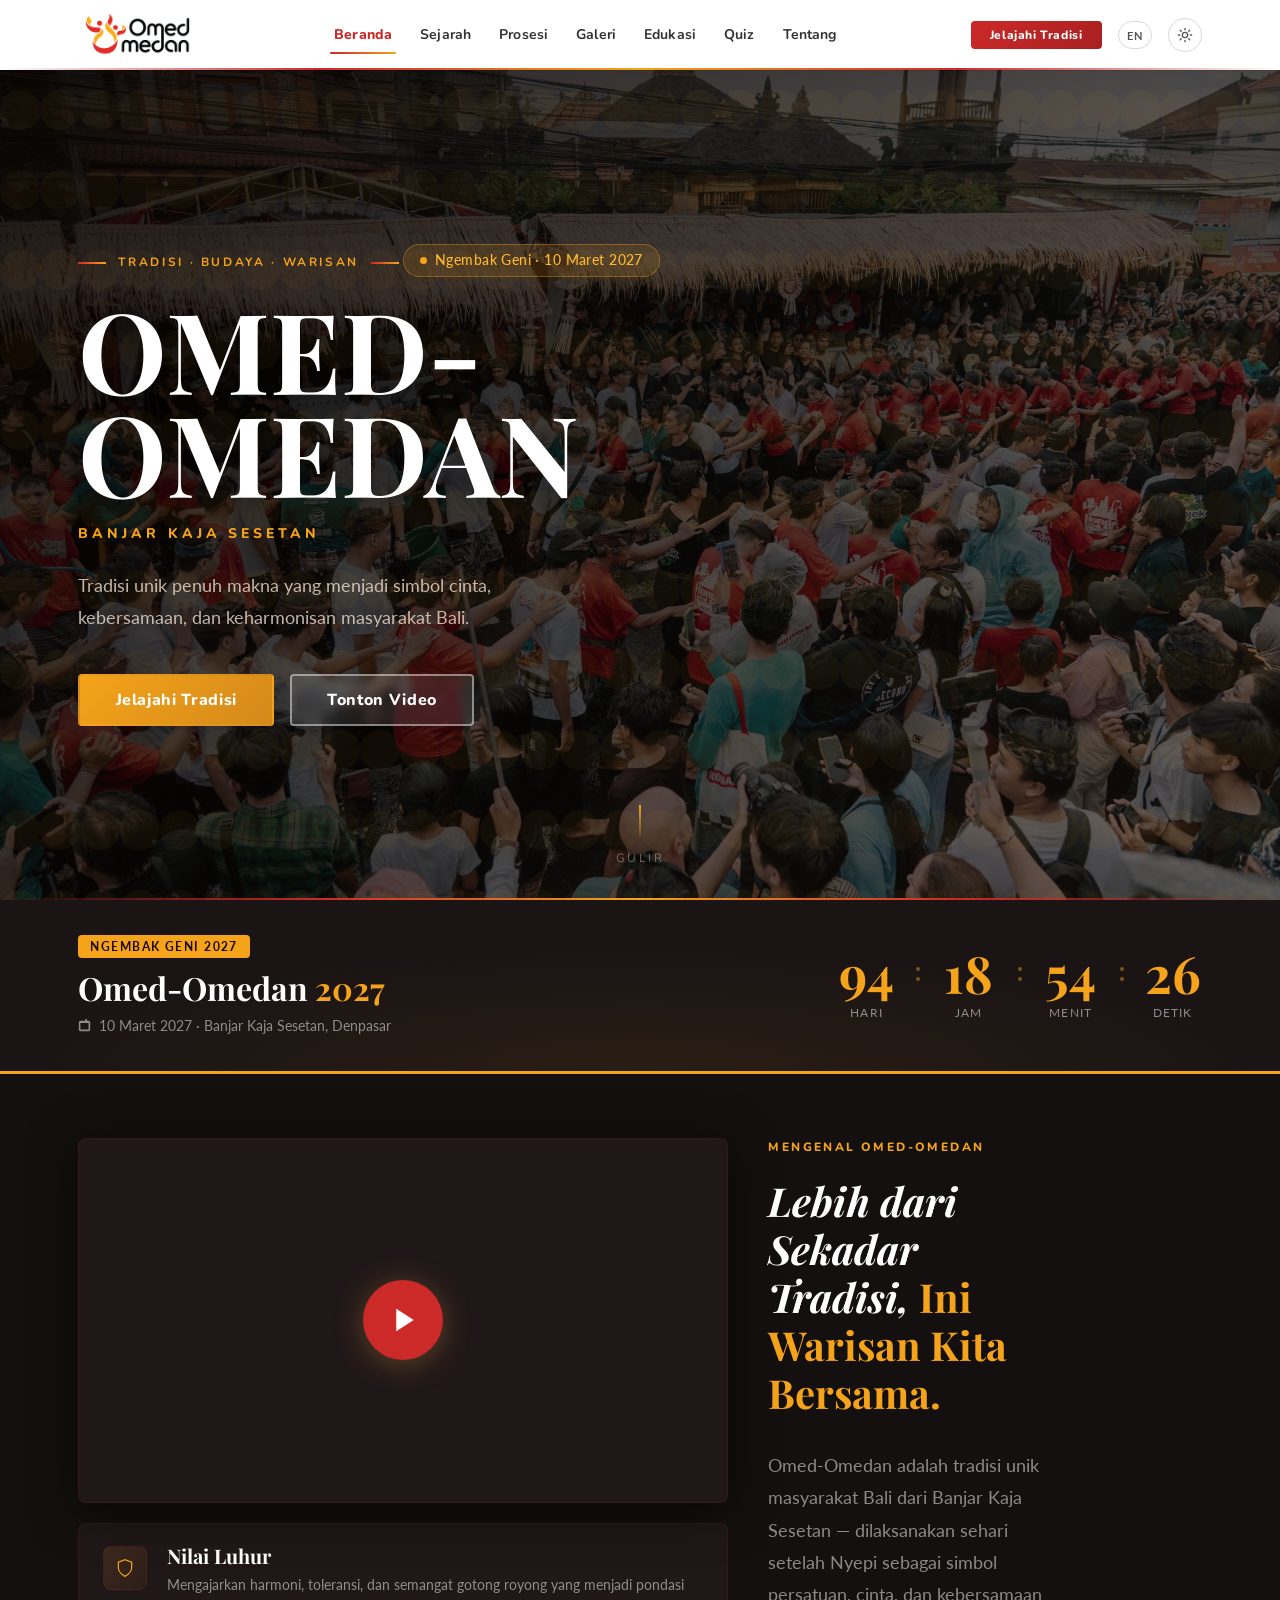
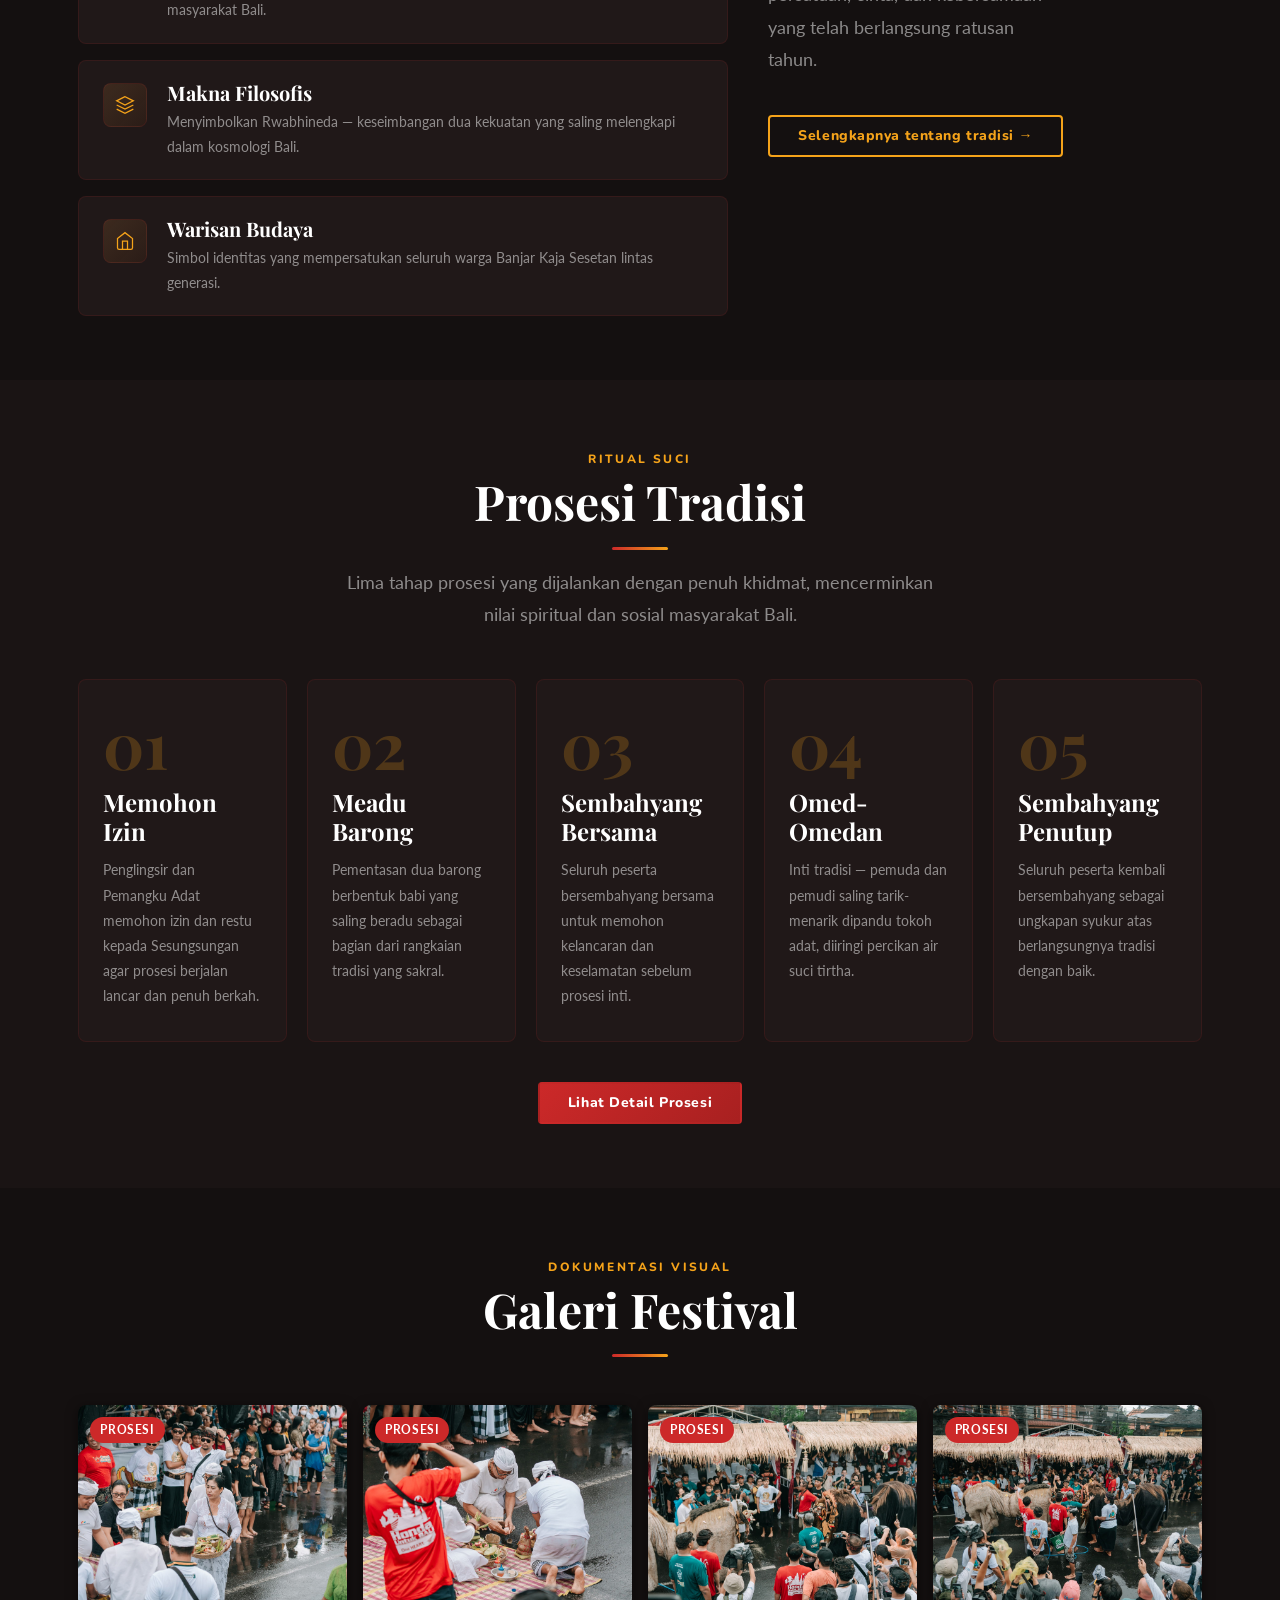
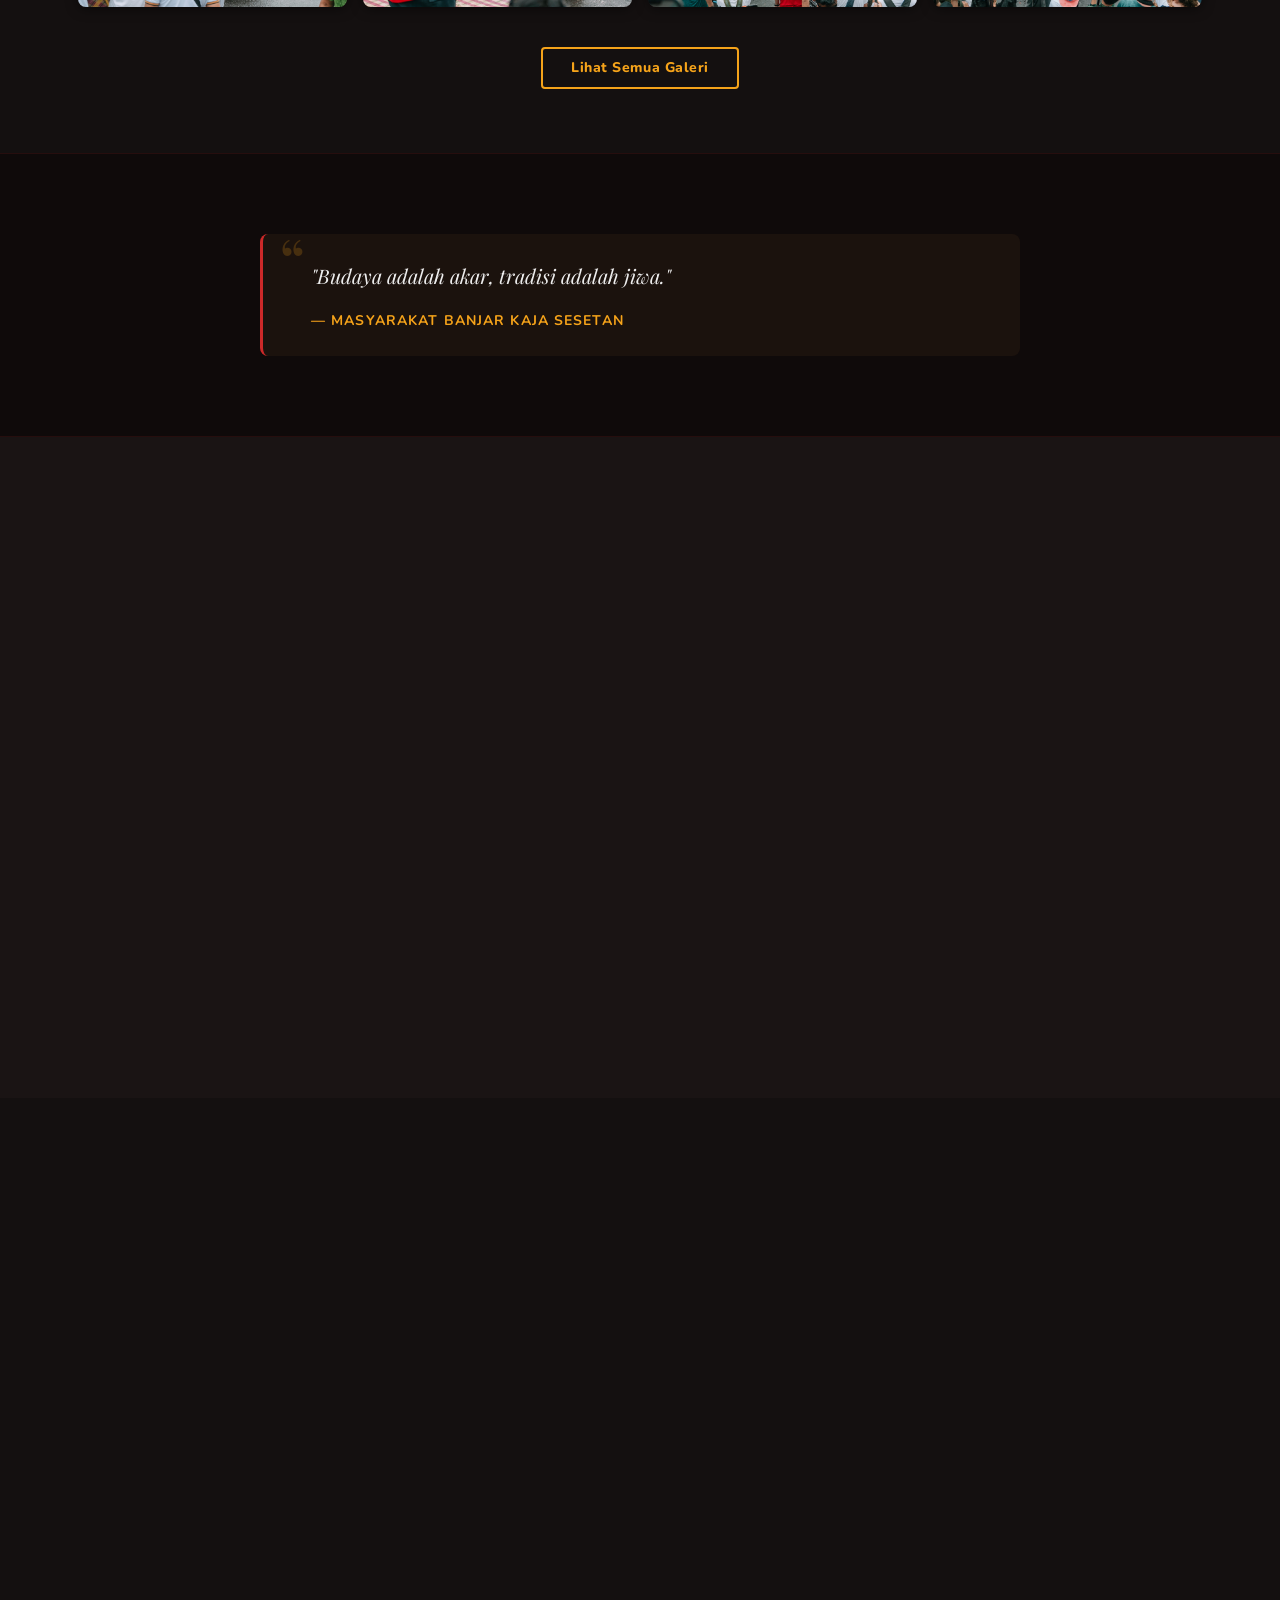
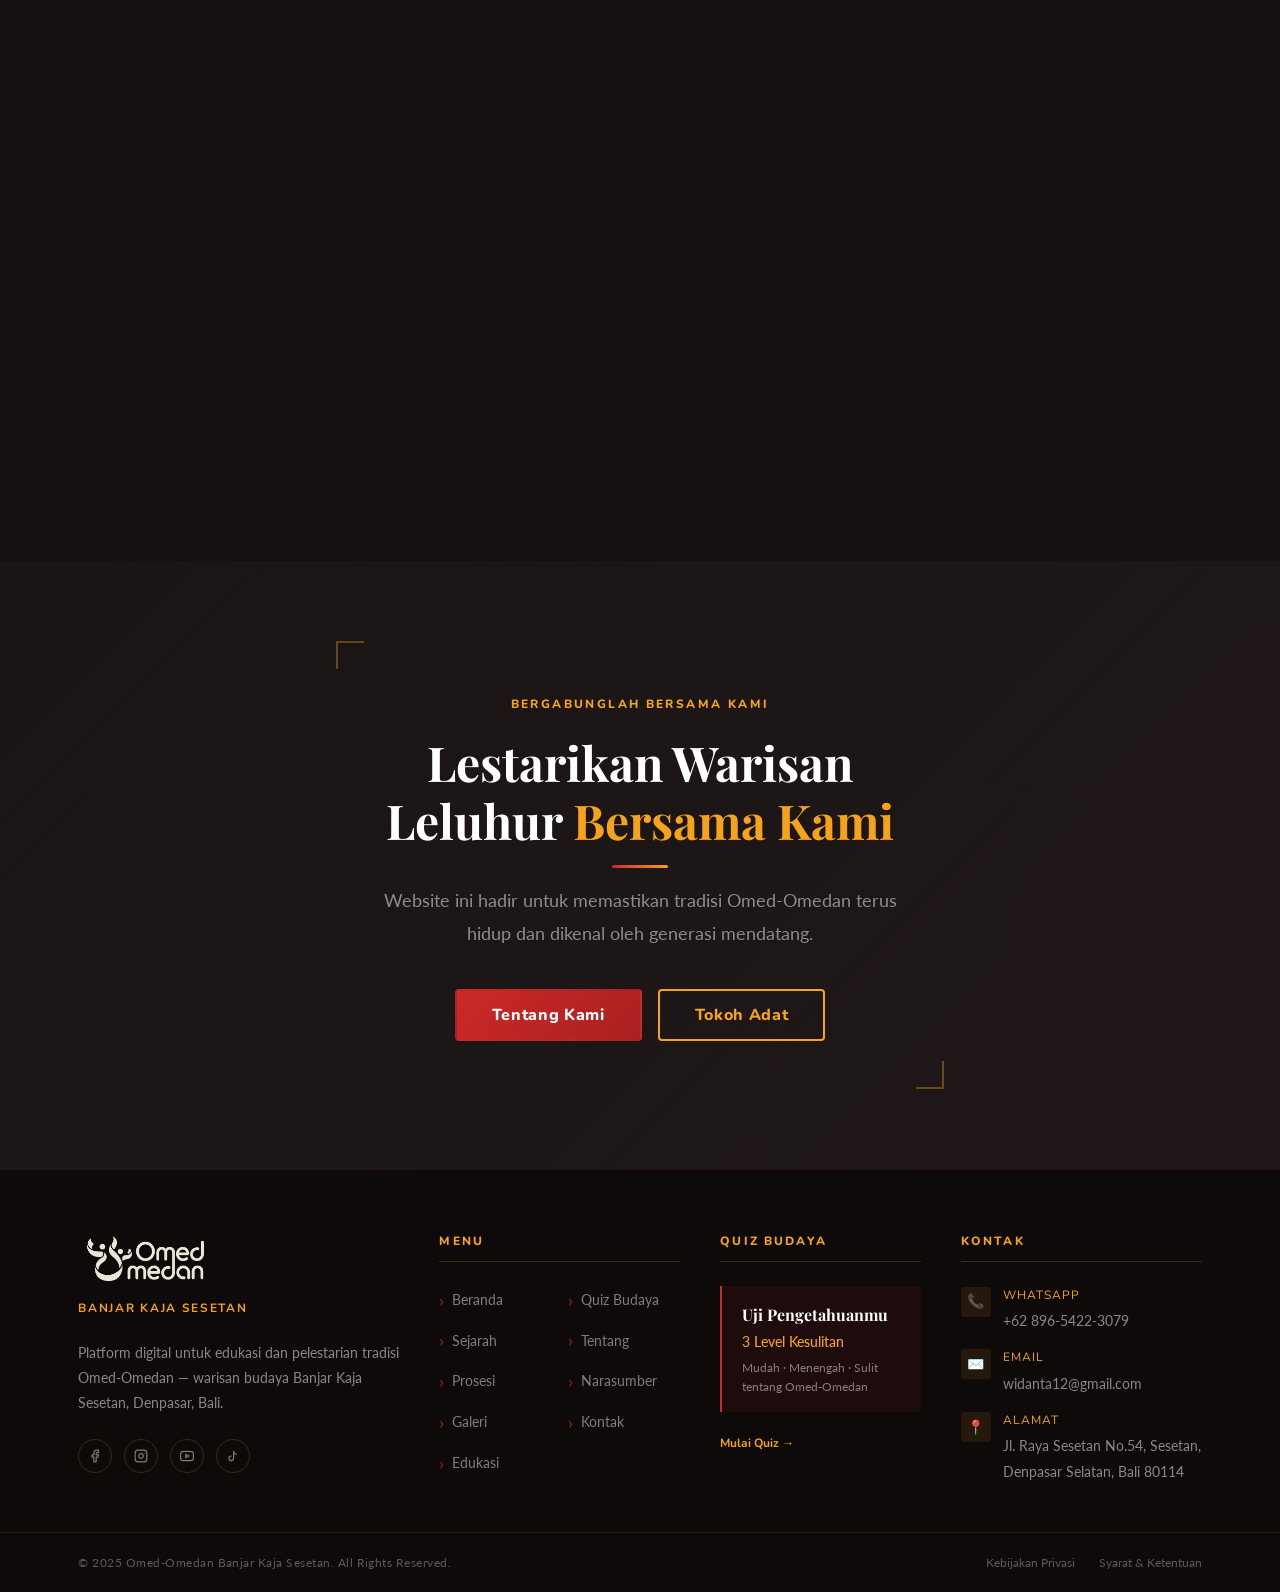
<file: index.html>
﻿<!doctype html>
<html lang="id">
  <head>
    <meta charset="UTF-8" />
    <meta name="viewport" content="width=device-width, initial-scale=1.0" />
    <title>Beranda | Omed-Omedan Banjar Kaja Sesetan</title>
    <meta
      name="description"
      content="Website tradisi Omed-Omedan Banjar Kaja Sesetan — platform edukasi dan pelestarian warisan budaya Bali yang telah berlangsung ratusan tahun."
    />
    <meta
      property="og:title"
      content="Omed-Omedan | Tradisi Budaya Banjar Kaja Sesetan"
    />
    <meta
      property="og:description"
      content="Jelajahi sejarah, prosesi, dan nilai filosofis tradisi Omed-Omedan — simbol persatuan dan cinta masyarakat Bali."
    />
    <meta property="og:type" content="website" />
    <link rel="canonical" href="index.html" />
    <link rel="stylesheet" href="assets/css/main.css" />
    <link rel="stylesheet" href="assets/css/pages/home.css?v=3" />
    <link rel="stylesheet" href="assets/css/pages/video.css" />
  </head>
  <body>
    <main id="main-content">
      <!-- ═══ HERO ═══════════════════════════════════════════ -->
      <section class="hero" id="hero" data-ornament aria-label="Hero utama">
        <img src="assets/images/banner.JPG" alt="" class="hero__bg" />
        <div class="hero__overlay" aria-hidden="true"></div>
        <div class="hero__pattern" aria-hidden="true"></div>

        <div class="hero__content">
          <span class="hero__label" data-i18n="home.hero_label"
            >Tradisi · Budaya · Warisan</span
          >
          <div class="hero__event-tag">
            <span class="hero__event-dot" aria-hidden="true"></span>
            <time datetime="2027-03-10" data-i18n="event.chip"
              >Ngembak Geni · 10 Maret 2027</time
            >
          </div>
          <h1 class="hero__title">OMED-<br />OMEDAN</h1>
          <span class="hero__subtitle" data-i18n="home.hero_subtitle"
            >Banjar Kaja Sesetan</span
          >
          <p class="hero__desc" data-i18n="home.hero_desc">
            Tradisi unik penuh makna yang menjadi simbol cinta, kebersamaan, dan
            keharmonisan masyarakat Bali.
          </p>
          <div class="hero__actions">
            <a
              href="sejarah.html"
              class="btn btn--accent btn--lg"
              data-i18n="home.hero_cta_explore"
              >Jelajahi Tradisi</a
            >
            <a
              href="#video-main"
              class="btn btn--ghost btn--lg"
              data-i18n="home.hero_cta_video"
              >Tonton Video</a
            >
          </div>
        </div>

        <div class="hero__scroll" aria-hidden="true">
          <div class="hero__scroll-line"></div>
          <span data-i18n="home.hero_scroll">Gulir</span>
        </div>
      </section>

      <!-- ═══ EVENT COUNTDOWN ══════════════════════════════════ -->
      <section class="event-bar" aria-label="Hitung mundur Omed-Omedan 2027">
        <div class="container">
          <div class="event-bar__inner">
            <div class="event-bar__info">
              <span class="event-bar__badge" data-i18n="event.badge"
                >Ngembak Geni 2027</span
              >
              <h2 class="event-bar__title">Omed-Omedan<em> 2027</em></h2>
              <p class="event-bar__date">
                <svg viewBox="0 0 16 16" aria-hidden="true">
                  <path
                    d="M5 0v2H3a2 2 0 0 0-2 2v9a2 2 0 0 0 2 2h10a2 2 0 0 0 2-2V4a2 2 0 0 0-2-2h-2V0H9v2H5V0zM3 5h10v8H3V5z"
                  />
                </svg>
                <span data-i18n="event.date"
                  >10 Maret 2027 · Banjar Kaja Sesetan, Denpasar</span
                >
              </p>
            </div>

            <div
              class="event-bar__countdown"
              id="countdown"
              aria-live="polite"
              aria-atomic="true"
            >
              <div class="event-bar__unit">
                <strong class="event-bar__num" id="cd-days">—</strong>
                <span class="event-bar__lbl" data-i18n="event.days">Hari</span>
              </div>
              <span class="event-bar__colon" aria-hidden="true"></span>
              <div class="event-bar__unit">
                <strong class="event-bar__num" id="cd-hours">—</strong>
                <span class="event-bar__lbl" data-i18n="event.hours">Jam</span>
              </div>
              <span class="event-bar__colon" aria-hidden="true"></span>
              <div class="event-bar__unit">
                <strong class="event-bar__num" id="cd-mins">—</strong>
                <span class="event-bar__lbl" data-i18n="event.mins">Menit</span>
              </div>
              <span class="event-bar__colon" aria-hidden="true"></span>
              <div class="event-bar__unit">
                <strong class="event-bar__num" id="cd-secs">—</strong>
                <span class="event-bar__lbl" data-i18n="event.secs">Detik</span>
              </div>
            </div>
          </div>
        </div>
      </section>

      <!-- ═══ VIDEO UTAMA ════════════════════════════════════ -->
      <section class="section" aria-label="Video dokumenter utama">
        <div class="container">
          <div class="video-main" id="video-main">
            <!-- Video Player -->
            <div class="video-player">
              <div
                class="video-player__wrap"
                id="video-wrap"
                data-youtube-id="NwYnz7j45sE"
              >
                <div
                  class="video-player__placeholder"
                  id="video-placeholder"
                  style="
                    background: linear-gradient(135deg, #2c1810, #8b4513);
                    background-size: cover;
                    background-position: center;
                  "
                >
                  <button
                    class="video-player__play-btn"
                    id="video-play-btn"
                    data-i18n-attr="aria-label:video.play_main"
                    aria-label="Putar video dokumenter utama"
                  >
                    <svg viewBox="0 0 24 24" fill="currentColor">
                      <polygon points="5 3 19 12 5 21 5 3" />
                    </svg>
                  </button>
                </div>
              </div>
              <div class="mengenal-cards">
                <div class="mengenal-card">
                  <div class="mengenal-card__icon" aria-hidden="true">
                    <svg
                      viewBox="0 0 24 24"
                      fill="none"
                      stroke="currentColor"
                      stroke-width="1.5"
                    >
                      <path
                        d="M3 9l9-7 9 7v11a2 2 0 0 1-2 2H5a2 2 0 0 1-2-2z"
                      />
                      <polyline points="9 22 9 12 15 12 15 22" />
                    </svg>
                  </div>
                  <div class="mengenal-card__text">
                    <h3
                      class="mengenal-card__title"
                      data-i18n="home.card1_title"
                    >
                      Warisan Budaya
                    </h3>
                    <p class="mengenal-card__desc" data-i18n="home.card1_desc">
                      Simbol identitas yang mempersatukan seluruh warga Banjar
                      Kaja Sesetan lintas generasi.
                    </p>
                  </div>
                </div>

                <div class="mengenal-card">
                  <div class="mengenal-card__icon" aria-hidden="true">
                    <svg
                      viewBox="0 0 24 24"
                      fill="none"
                      stroke="currentColor"
                      stroke-width="1.5"
                    >
                      <path d="M12 2L2 7l10 5 10-5-10-5z" />
                      <path d="M2 17l10 5 10-5M2 12l10 5 10-5" />
                    </svg>
                  </div>
                  <div class="mengenal-card__text">
                    <h3
                      class="mengenal-card__title"
                      data-i18n="home.card2_title"
                    >
                      Makna Filosofis
                    </h3>
                    <p class="mengenal-card__desc" data-i18n="home.card2_desc">
                      Menyimbolkan Rwabhineda — keseimbangan dua kekuatan yang
                      saling melengkapi dalam kosmologi Bali.
                    </p>
                  </div>
                </div>

                <div class="mengenal-card">
                  <div class="mengenal-card__icon" aria-hidden="true">
                    <svg
                      viewBox="0 0 24 24"
                      fill="none"
                      stroke="currentColor"
                      stroke-width="1.5"
                    >
                      <path d="M12 22s8-4 8-10V5l-8-3-8 3v7c0 6 8 10 8 10z" />
                    </svg>
                  </div>
                  <div class="mengenal-card__text">
                    <h3
                      class="mengenal-card__title"
                      data-i18n="home.card3_title"
                    >
                      Nilai Luhur
                    </h3>
                    <p class="mengenal-card__desc" data-i18n="home.card3_desc">
                      Mengajarkan harmoni, toleransi, dan semangat gotong royong
                      yang menjadi pondasi masyarakat Bali.
                    </p>
                  </div>
                </div>
              </div>
            </div>

            <!-- Video Info -->
            <div class="mengenal-layout">
              <div class="mengenal-left">
                <span
                  class="section-header__label"
                  data-i18n="home.mengenal_label"
                  >Mengenal Omed-Omedan</span
                >
                <h2
                  class="mengenal-heading"
                  data-i18n-html="home.mengenal_heading"
                >
                  Lebih dari Sekadar Tradisi,<br />
                  Ini <em>Warisan Kita Bersama.</em>
                </h2>
                <p class="mengenal-desc" data-i18n="home.mengenal_desc">
                  Omed-Omedan adalah tradisi unik masyarakat Bali dari Banjar
                  Kaja Sesetan — dilaksanakan sehari setelah Nyepi sebagai
                  simbol persatuan, cinta, dan kebersamaan yang telah
                  berlangsung ratusan tahun.
                </p>
                <a
                  href="sejarah.html"
                  class="btn btn--outline"
                  data-i18n="home.mengenal_cta"
                  >Selengkapnya tentang tradisi →</a
                >
              </div>
            </div>
          </div>
        </div>
      </section>

      <!-- ═══ PROSESI PREVIEW ════════════════════════════════ -->
      <section class="section section--alt" aria-label="Prosesi tradisi">
        <div class="container">
          <div class="section-header">
            <span class="section-header__label" data-i18n="home.prosesi_label"
              >Ritual Suci</span
            >
            <h2 class="section-header__title" data-i18n="home.prosesi_title">
              Prosesi Tradisi
            </h2>
            <div class="divider"></div>
            <p class="section-header__desc" data-i18n="home.prosesi_desc">
              Lima tahap prosesi yang dijalankan dengan penuh khidmat,
              mencerminkan nilai spiritual dan sosial masyarakat Bali.
            </p>
          </div>

          <div class="prosesi-preview">
            <div class="prosesi-preview__item">
              <span class="prosesi-preview__number">01</span>
              <h3 data-i18n="home.p01_title">Memohon Izin</h3>
              <p data-i18n="home.p01_desc">
                Penglingsir dan Pemangku Adat memohon izin dan restu kepada
                Sesungsungan agar prosesi berjalan lancar dan penuh berkah.
              </p>
            </div>
            <div class="prosesi-preview__item">
              <span class="prosesi-preview__number">02</span>
              <h3 data-i18n="home.p02_title">Meadu Barong</h3>
              <p data-i18n="home.p02_desc">
                Pementasan dua barong berbentuk babi yang saling beradu sebagai
                bagian dari rangkaian tradisi yang sakral.
              </p>
            </div>
            <div class="prosesi-preview__item">
              <span class="prosesi-preview__number">03</span>
              <h3 data-i18n="home.p03_title">Sembahyang Bersama</h3>
              <p data-i18n="home.p03_desc">
                Seluruh peserta bersembahyang bersama untuk memohon kelancaran
                dan keselamatan sebelum prosesi inti.
              </p>
            </div>
            <div class="prosesi-preview__item">
              <span class="prosesi-preview__number">04</span>
              <h3 data-i18n="home.p04_title">Omed-Omedan</h3>
              <p data-i18n="home.p04_desc">
                Inti tradisi — pemuda dan pemudi saling tarik-menarik dipandu
                tokoh adat, diiringi percikan air suci tirtha.
              </p>
            </div>
            <div class="prosesi-preview__item">
              <span class="prosesi-preview__number">05</span>
              <h3 data-i18n="home.p05_title">Sembahyang Penutup</h3>
              <p data-i18n="home.p05_desc">
                Seluruh peserta kembali bersembahyang sebagai ungkapan syukur
                atas berlangsungnya tradisi dengan baik.
              </p>
            </div>
          </div>

          <div style="text-align: center; margin-top: var(--sp-10)">
            <a
              href="prosesi.html"
              class="btn btn--primary"
              data-i18n="home.prosesi_cta"
              >Lihat Detail Prosesi</a
            >
          </div>
        </div>
      </section>

      <!-- ═══ GALERI PREVIEW ════════════════════════════════ -->
      <section class="section" aria-label="Pratinjau galeri">
        <div class="container">
          <div class="section-header">
            <span class="section-header__label" data-i18n="home.gallery_label"
              >Dokumentasi Visual</span
            >
            <h2 class="section-header__title" data-i18n="home.gallery_title">
              Galeri Festival
            </h2>
            <div class="divider"></div>
          </div>

          <div class="gallery-preview">
            <div
              class="card card--gallery"
              data-category="prosesi"
              role="listitem"
            >
              <img
                src="assets/images/Prosesi%20Tradisi/CHY-378.JPG"
                alt="Prosesi ritual Omed-Omedan dimulai"
                class="gallery-img"
                loading="lazy"
              />
              <div class="card__gallery-overlay">
                <span class="card__gallery-caption" data-i18n="galeri.cap001"
                  >Prosesi Ritual Dimulai</span
                >
              </div>
              <span class="card__gallery-badge" data-i18n="galeri.filter_proc"
                >Prosesi</span
              >
            </div>

            <div
              class="card card--gallery"
              data-category="prosesi"
              role="listitem"
            >
              <img
                src="assets/images/Prosesi%20Tradisi/CHY-380.JPG"
                alt="Pelaksanaan tradisi suci Omed-Omedan"
                class="gallery-img"
                loading="lazy"
              />
              <div class="card__gallery-overlay">
                <span class="card__gallery-caption" data-i18n="galeri.cap002"
                  >Pelaksanaan Tradisi Suci</span
                >
              </div>
              <span class="card__gallery-badge" data-i18n="galeri.filter_proc"
                >Prosesi</span
              >
            </div>

            <div
              class="card card--gallery"
              data-category="prosesi"
              role="listitem"
            >
              <img
                src="assets/images/Prosesi%20Tradisi/CHY-401.JPG"
                alt="Ritual Omed-Omedan berlangsung khidmat"
                class="gallery-img"
                loading="lazy"
              />
              <div class="card__gallery-overlay">
                <span class="card__gallery-caption" data-i18n="galeri.cap003"
                  >Ritual Omed-Omedan</span
                >
              </div>
              <span class="card__gallery-badge" data-i18n="galeri.filter_proc"
                >Prosesi</span
              >
            </div>

            <div
              class="card card--gallery"
              data-category="prosesi"
              role="listitem"
            >
              <img
                src="assets/images/Prosesi%20Tradisi/CHY-404.JPG"
                alt="Prosesi penuh khidmat dan kesakralan"
                class="gallery-img"
                loading="lazy"
              />
              <div class="card__gallery-overlay">
                <span class="card__gallery-caption" data-i18n="galeri.cap004"
                  >Prosesi Penuh Khidmat</span
                >
              </div>
              <span class="card__gallery-badge" data-i18n="galeri.filter_proc"
                >Prosesi</span
              >
            </div>
          </div>

          <div style="text-align: center; margin-top: var(--sp-10)">
            <a
              href="galeri.html"
              class="btn btn--outline"
              data-i18n="home.gallery_cta"
              >Lihat Semua Galeri</a
            >
          </div>
        </div>
      </section>

      <!-- ═══ QUOTE SECTION ═════════════════════════════════ -->
      <section class="quote-section" aria-label="Kutipan budaya">
        <div class="container">
          <div
            class="blockquote quote-feature"
            style="max-width: 760px; margin: 0 auto"
          >
            <p class="blockquote__text" data-i18n="home.quote_text">
              "Budaya adalah akar, tradisi adalah jiwa."
            </p>
            <span class="blockquote__author" data-i18n="home.quote_author"
              >— Masyarakat Banjar Kaja Sesetan</span
            >
          </div>
        </div>
      </section>

      <!-- ═══ EDUKASI PREVIEW ═══════════════════════════════ -->
      <section class="section section--alt" aria-label="Edukasi budaya">
        <div class="container">
          <div class="section-header">
            <span class="section-header__label" data-i18n="home.edu_label"
              >Pelajari Lebih Dalam</span
            >
            <h2 class="section-header__title" data-i18n="home.edu_title">
              Edukasi Budaya
            </h2>
            <div class="divider"></div>
            <p class="section-header__desc" data-i18n="home.edu_desc">
              Temukan makna filosofis dan nilai-nilai luhur di balik setiap
              aspek tradisi Omed-Omedan.
            </p>
          </div>

          <div class="cards-grid cards-grid--3">
            <div class="card card--module">
              <div class="card__module-icon" aria-hidden="true">
                <svg viewBox="0 0 24 24">
                  <path d="M12 2L2 7l10 5 10-5-10-5z" />
                  <path d="M2 17l10 5 10-5M2 12l10 5 10-5" />
                </svg>
              </div>
              <h3 class="card__module-title" data-i18n="home.edu1_title">
                Makna &amp; Filosofi
              </h3>
              <p class="card__module-desc" data-i18n="home.edu1_desc">
                Nilai-nilai filosofis dalam setiap aspek tradisi Omed-Omedan
                dari nama hingga prosesi ritualnya.
              </p>
              <a
                href="edukasi.html#makna-filosofi"
                class="card__module-link"
                data-i18n="common.learn_more"
                >Selengkapnya →</a
              >
            </div>

            <div class="card card--module">
              <div class="card__module-icon" aria-hidden="true">
                <svg viewBox="0 0 24 24">
                  <path d="M17 21v-2a4 4 0 0 0-4-4H5a4 4 0 0 0-4 4v2" />
                  <circle cx="9" cy="7" r="4" />
                  <path
                    d="M23 21v-2a4 4 0 0 0-3-3.87M16 3.13a4 4 0 0 1 0 7.75"
                  />
                </svg>
              </div>
              <h3 class="card__module-title" data-i18n="home.edu2_title">
                Tradisi di Bali
              </h3>
              <p class="card__module-desc" data-i18n="home.edu2_desc">
                Perbandingan Omed-Omedan dengan tradisi serupa di berbagai
                wilayah Bali.
              </p>
              <a
                href="edukasi.html#tradisi-bali"
                class="card__module-link"
                data-i18n="common.learn_more"
                >Selengkapnya →</a
              >
            </div>

            <div class="card card--module">
              <div class="card__module-icon" aria-hidden="true">
                <svg viewBox="0 0 24 24">
                  <path d="M12 22s8-4 8-10V5l-8-3-8 3v7c0 6 8 10 8 10z" />
                </svg>
              </div>
              <h3 class="card__module-title" data-i18n="home.edu3_title">
                Pelestarian Budaya
              </h3>
              <p class="card__module-desc" data-i18n="home.edu3_desc">
                Upaya dan strategi menjaga kelestarian tradisi Omed-Omedan di
                era modern.
              </p>
              <a
                href="edukasi.html#pelestarian"
                class="card__module-link"
                data-i18n="common.learn_more"
                >Selengkapnya →</a
              >
            </div>
          </div>
        </div>
      </section>

      <!-- ═══ FAQ ═══════════════════════════════════════════ -->
      <section
        class="section"
        id="faq"
        aria-label="Pertanyaan yang sering diajukan"
      >
        <div class="container">
          <div class="section-header">
            <span class="section-header__label" data-i18n="home.faq_label"
              >Tanya Jawab</span
            >
            <h2 class="section-header__title" data-i18n="home.faq_title">
              Pertanyaan Umum
            </h2>
            <div class="divider"></div>
            <p class="section-header__desc" data-i18n="home.faq_desc">
              Jawaban singkat atas hal-hal yang paling sering ditanyakan seputar
              tradisi dan festival Omed-Omedan.
            </p>
          </div>

          <div class="faq">
            <details class="faq__item">
              <summary class="faq__q">
                <span data-i18n="home.faq_q1"
                  >Apa itu tradisi Omed-Omedan?</span
                >
                <span class="faq__icon" aria-hidden="true"></span>
              </summary>
              <div class="faq__wrap">
                <div class="faq__a">
                  <p data-i18n="home.faq_a1">
                    Omed-Omedan adalah tradisi turun-temurun masyarakat Banjar
                    Kaja, Sesetan, Denpasar. Tradisi ini menjadi simbol
                    persatuan, cinta, dan kebersamaan yang telah diwariskan
                    leluhur sejak abad ke-17 dan tetap dipertahankan hingga saat
                    ini.
                  </p>
                </div>
              </div>
            </details>

            <details class="faq__item">
              <summary class="faq__q">
                <span data-i18n="home.faq_q2"
                  >Apa arti dari kata "Omed-Omedan"?</span
                >
                <span class="faq__icon" aria-hidden="true"></span>
              </summary>
              <div class="faq__wrap">
                <div class="faq__a">
                  <p data-i18n="home.faq_a2">
                    Kata "omed" dalam bahasa Bali berarti "tarik". Nama ini
                    menggambarkan inti tradisi, yaitu para pemuda dan pemudi
                    saling berhadapan dan tarik-menarik dalam semangat
                    kebersamaan.
                  </p>
                </div>
              </div>
            </details>

            <details class="faq__item">
              <summary class="faq__q">
                <span data-i18n="home.faq_q3"
                  >Kapan tradisi Omed-Omedan dilaksanakan?</span
                >
                <span class="faq__icon" aria-hidden="true"></span>
              </summary>
              <div class="faq__wrap">
                <div class="faq__a">
                  <p data-i18n="home.faq_a3">
                    Sebelum tahun 1980-an, tradisi ini dilaksanakan pada sore
                    hari tepat saat Hari Raya Nyepi. Setelah adanya pembinaan
                    dari Parisada Hindu Dharma Indonesia, pelaksanaannya
                    dipindahkan menjadi sehari setelah Nyepi, yaitu pada Hari
                    Ngembak Geni.
                  </p>
                </div>
              </div>
            </details>

            <details class="faq__item">
              <summary class="faq__q">
                <span data-i18n="home.faq_q4"
                  >Di mana lokasi pelaksanaannya?</span
                >
                <span class="faq__icon" aria-hidden="true"></span>
              </summary>
              <div class="faq__wrap">
                <div class="faq__a">
                  <p data-i18n="home.faq_a4">
                    Festival berlangsung di jalan utama Banjar Kaja Sesetan,
                    Denpasar Selatan, Bali. Lokasinya mudah diakses dari pusat
                    kota Denpasar dan tersedia area parkir di sekitar lokasi.
                  </p>
                </div>
              </div>
            </details>

            <details class="faq__item">
              <summary class="faq__q">
                <span data-i18n="home.faq_q5"
                  >Apakah terbuka untuk umum dan berbayar?</span
                >
                <span class="faq__icon" aria-hidden="true"></span>
              </summary>
              <div class="faq__wrap">
                <div class="faq__a">
                  <p data-i18n="home.faq_a5">
                    Festival Omed-Omedan terbuka untuk umum dan tidak dipungut
                    biaya alias gratis. Pesertanya sendiri adalah seluruh
                    pemuda-pemudi Banjar Kaja Sesetan.
                  </p>
                </div>
              </div>
            </details>

            <details class="faq__item">
              <summary class="faq__q">
                <span data-i18n="home.faq_q6"
                  >Bagaimana tahapan prosesinya?</span
                >
                <span class="faq__icon" aria-hidden="true"></span>
              </summary>
              <div class="faq__wrap">
                <div class="faq__a">
                  <p data-i18n="home.faq_a6">
                    Prosesi terdiri dari lima tahap: memohon izin kepada
                    Sesungsungan, pementasan Meadu Barong, sembahyang bersama,
                    pelaksanaan Omed-Omedan, dan ditutup dengan sembahyang
                    penutup.
                  </p>
                  <a
                    href="prosesi.html"
                    class="faq__link"
                    data-i18n="home.faq_a6_link"
                    >Lihat detail prosesi →</a
                  >
                </div>
              </div>
            </details>

            <details class="faq__item">
              <summary class="faq__q">
                <span data-i18n="home.faq_q7"
                  >Apa makna filosofis di balik tradisi ini?</span
                >
                <span class="faq__icon" aria-hidden="true"></span>
              </summary>
              <div class="faq__wrap">
                <div class="faq__a">
                  <p data-i18n="home.faq_a7">
                    Dalam filosofi Hindu-Bali, tradisi ini menyimbolkan konsep
                    Rwabhineda — keseimbangan antara dua kekuatan yang
                    berlawanan namun saling melengkapi. Pelaksanaannya setelah
                    Nyepi menjadi simbol kebangkitan dan pembaruan setelah masa
                    refleksi diri.
                  </p>
                  <a
                    href="edukasi.html#makna-filosofi"
                    class="faq__link"
                    data-i18n="home.faq_a7_link"
                    >Pelajari makna &amp; filosofi →</a
                  >
                </div>
              </div>
            </details>

            <details class="faq__item">
              <summary class="faq__q">
                <span data-i18n="home.faq_q8"
                  >Sejak kapan ada festival Omed-Omedan?</span
                >
                <span class="faq__icon" aria-hidden="true"></span>
              </summary>
              <div class="faq__wrap">
                <div class="faq__a">
                  <p data-i18n="home.faq_a8">
                    Sejak tahun 2008, pelaksanaan tradisi Omed-Omedan dilengkapi
                    dengan festival budaya sebagai upaya memperkenalkan tradisi
                    kepada masyarakat yang lebih luas.
                  </p>
                  <a
                    href="sejarah.html"
                    class="faq__link"
                    data-i18n="home.faq_a8_link"
                    >Lihat timeline sejarah →</a
                  >
                </div>
              </div>
            </details>

            <details class="faq__item">
              <summary class="faq__q">
                <span data-i18n="home.faq_q9"
                  >Apa yang perlu diperhatikan pengunjung?</span
                >
                <span class="faq__icon" aria-hidden="true"></span>
              </summary>
              <div class="faq__wrap">
                <div class="faq__a">
                  <p data-i18n="home.faq_a9">
                    Kenakan pakaian yang sopan dan hormati aspek sakral dari
                    festival. Pengambilan foto diperbolehkan selama tidak
                    mengganggu prosesi. Datanglah lebih awal untuk mendapatkan
                    posisi terbaik, serta bawa air minum dan pelindung matahari.
                  </p>
                </div>
              </div>
            </details>
          </div>
        </div>
      </section>

      <!-- ═══ CTA SECTION ═══════════════════════════════════ -->
      <section class="cta-section section" aria-label="Ajakan bertindak">
        <div class="container">
          <div class="cta-box corner-ornament" data-ornament>
            <span class="section-header__label" data-i18n="home.cta_label"
              >Bergabunglah Bersama Kami</span
            >
            <h2 data-i18n-html="home.cta_title">
              Lestarikan Warisan Leluhur<br /><em
                style="font-style: normal; color: var(--brand-accent)"
                >Bersama Kami</em
              >
            </h2>
            <div class="divider"></div>
            <p data-i18n="home.cta_desc">
              Website ini hadir untuk memastikan tradisi Omed-Omedan terus hidup
              dan dikenal oleh generasi mendatang.
            </p>
            <div class="cta-box__actions">
              <a
                href="tentang.html"
                class="btn btn--primary btn--lg"
                data-i18n="home.cta_btn1"
                >Tentang Kami</a
              >
              <a
                href="narasumber.html"
                class="btn btn--outline btn--lg"
                data-i18n="home.cta_btn2"
                >Tokoh Adat</a
              >
            </div>
          </div>
        </div>
      </section>
    </main>

    <div id="footer-placeholder"></div>

    <script src="assets/js/i18n/translations.js?v=10"></script>
    <script src="assets/js/i18n/i18n.js?v=4"></script>
    <script src="assets/js/core/theme.js"></script>
    <script src="assets/js/core/navbar.js?v=4"></script>
    <script src="assets/js/core/footer.js?v=8"></script>
    <script src="assets/js/pages/home.js?v=2"></script>
    <script src="assets/js/pages/video.js"></script>
  </body>
</html>
</file>
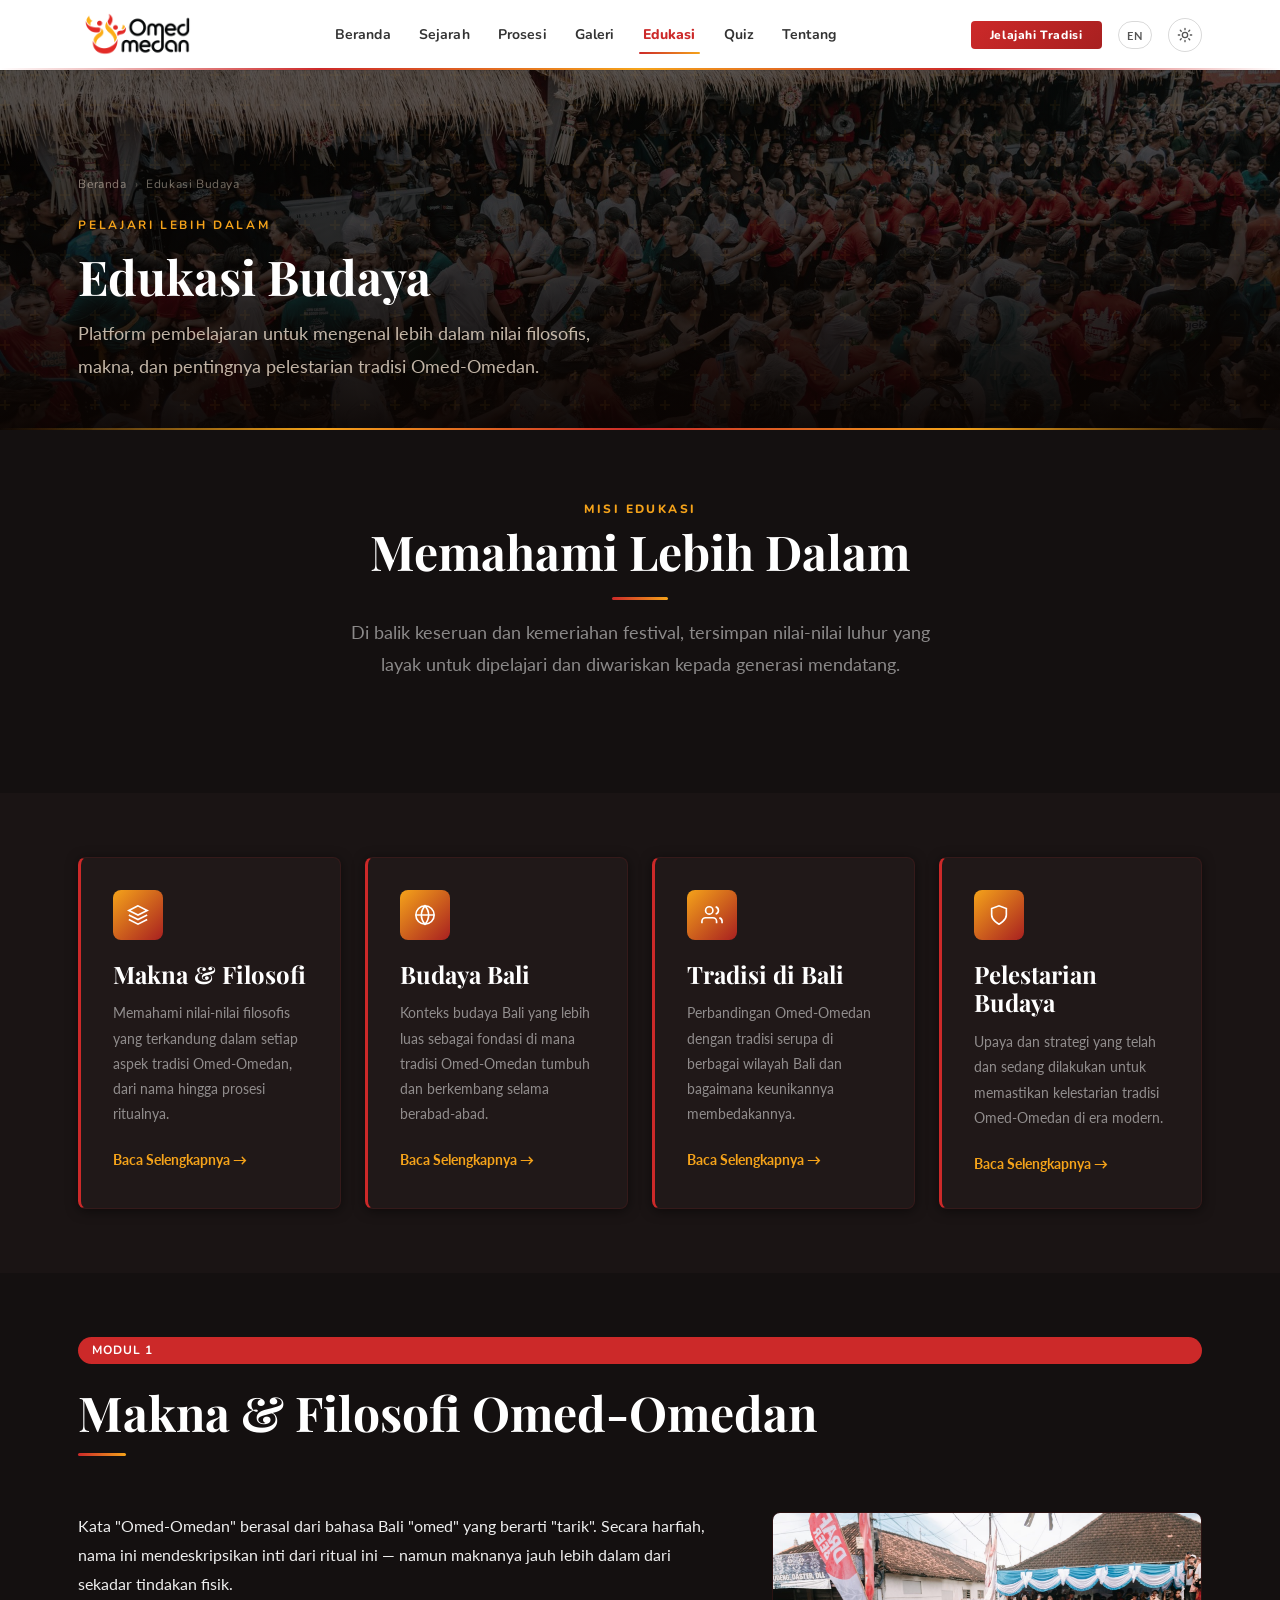
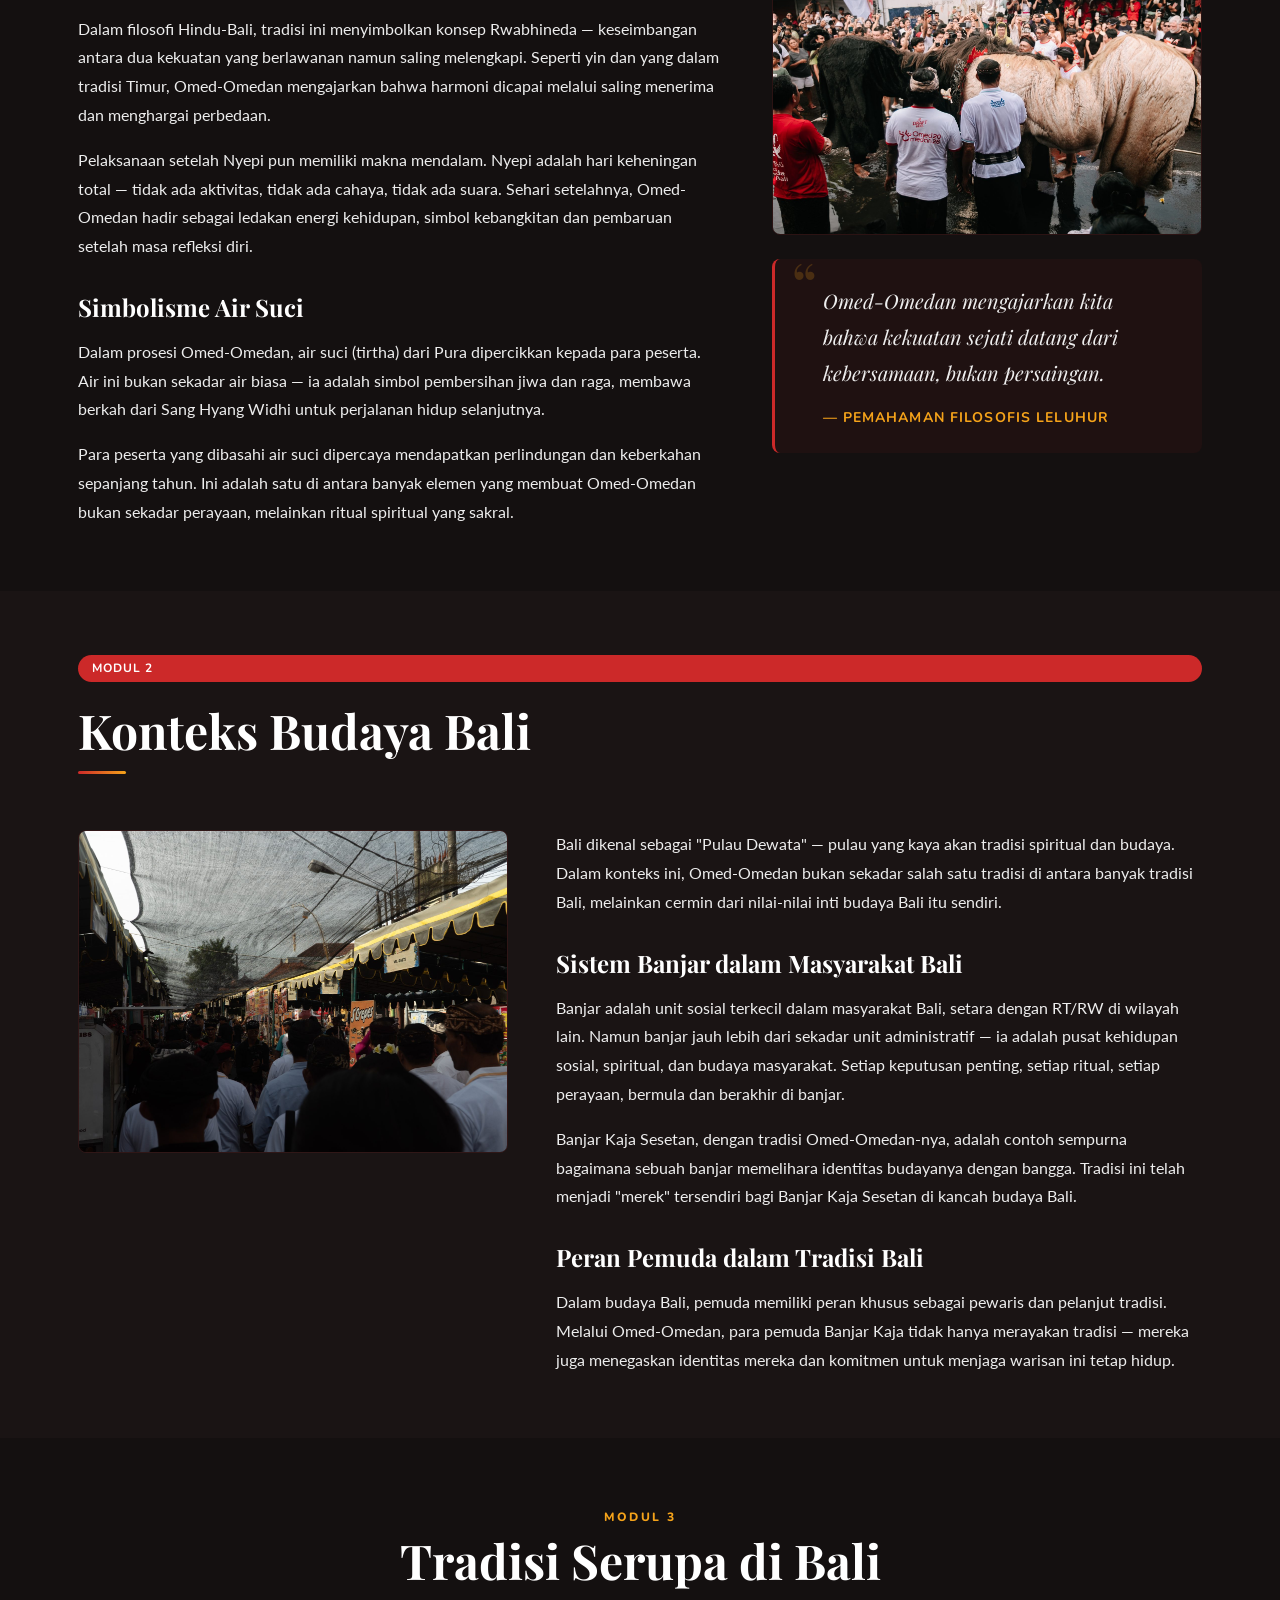
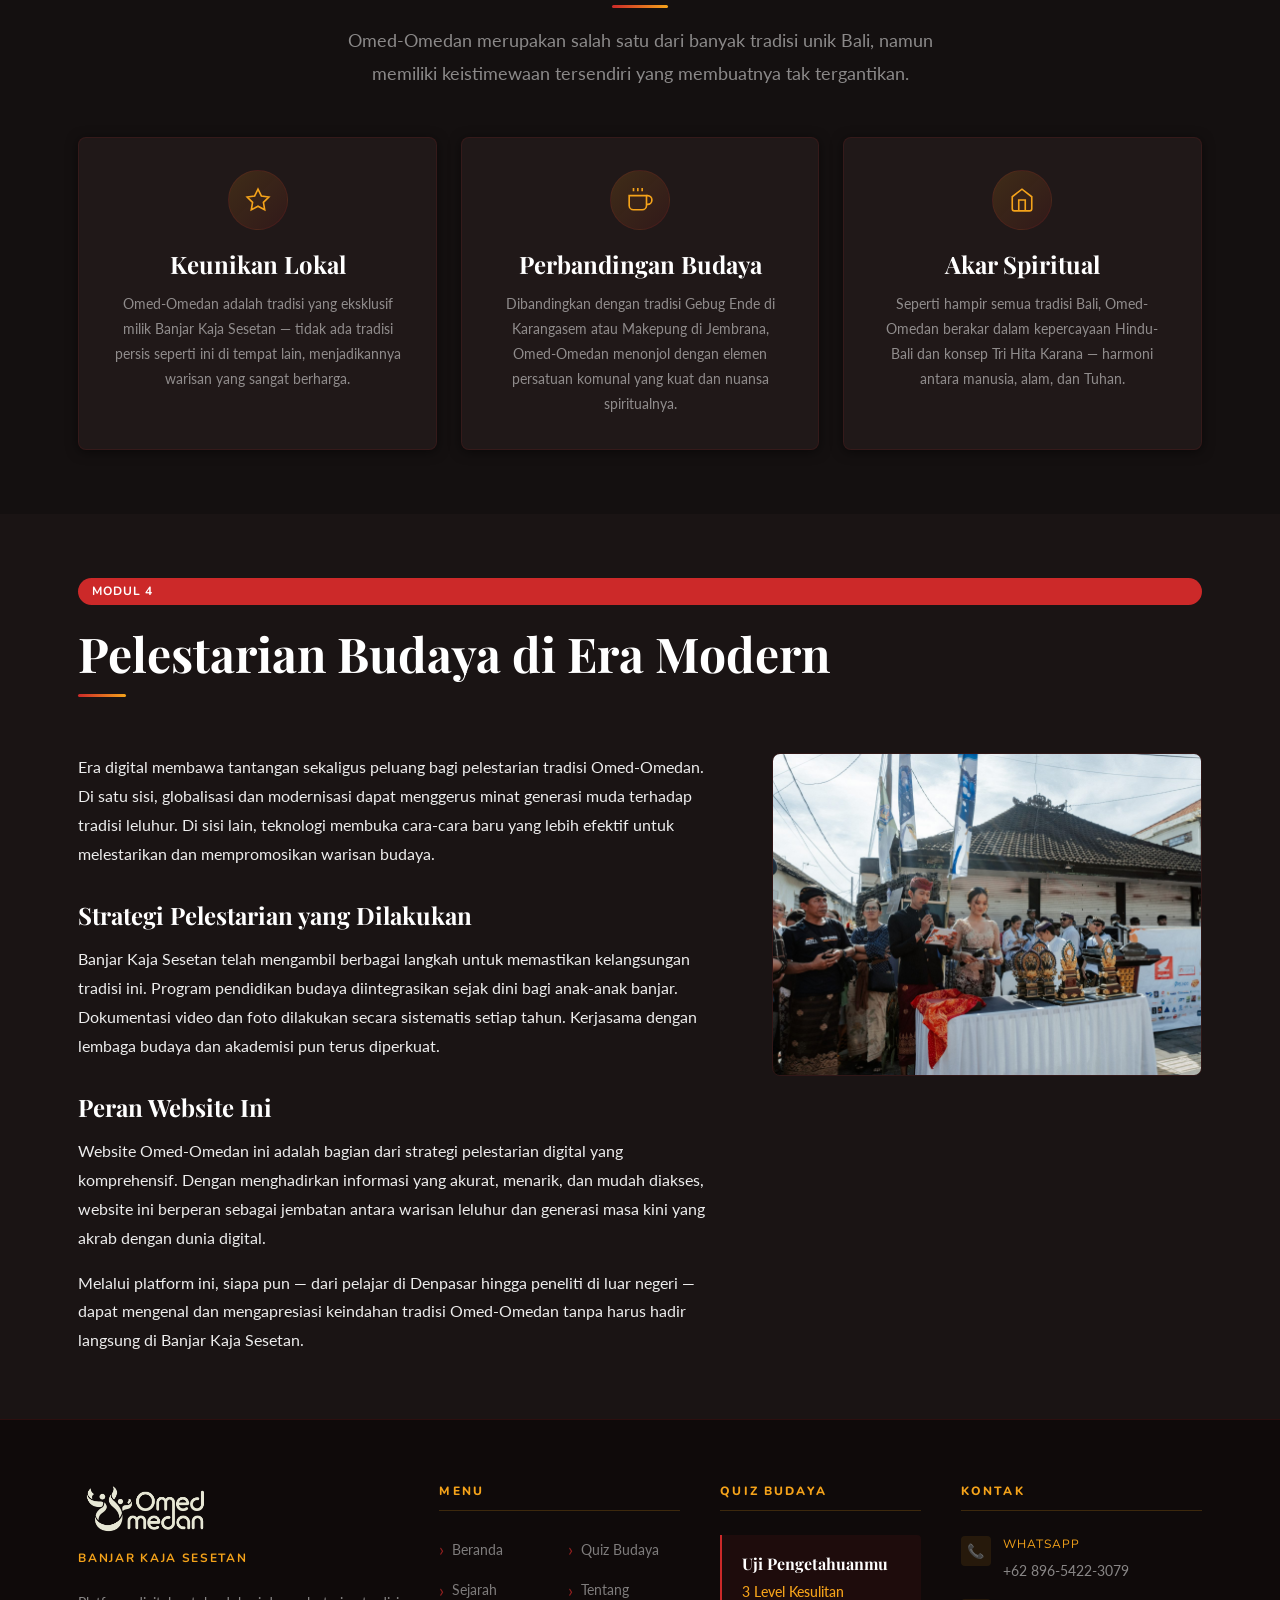
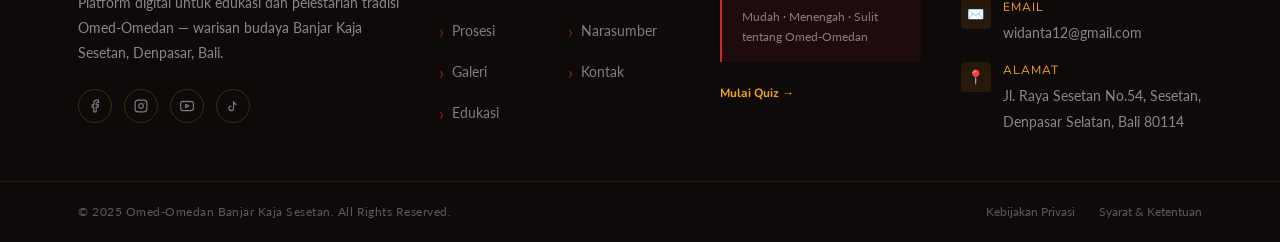
<file: edukasi.html>
﻿<!doctype html>
<html lang="id">
  <head>
    <meta charset="UTF-8" />
    <meta name="viewport" content="width=device-width, initial-scale=1.0" />
    <title>Edukasi Budaya | Omed-Omedan Banjar Kaja Sesetan</title>
    <meta name="description" content="Pelajari makna filosofis, nilai budaya Bali, dan pentingnya pelestarian tradisi Omed-Omedan melalui modul edukasi yang komprehensif." />
    <meta property="og:title" content="Edukasi Budaya Omed-Omedan | Banjar Kaja Sesetan" />
    <link rel="canonical" href="edukasi.html" />
    <link rel="stylesheet" href="assets/css/main.css" />
    <link rel="stylesheet" href="assets/css/pages/edukasi.css" />
  </head>
  <body>
    <main id="main-content">
      <!-- ═══ PAGE HERO ════════════════════════════════════ -->
      <div class="page-hero" data-ornament="top">
        <img src="assets/images/banner.JPG" alt="" class="page-hero__bg" />
        <div class="page-hero__overlay" aria-hidden="true"></div>
        <div class="page-hero__ornament" aria-hidden="true"></div>
        <div class="page-hero__content">
          <nav class="breadcrumb" aria-label="Breadcrumb">
            <a href="index.html" data-i18n="common.breadcrumb_home">Beranda</a>
            <span class="breadcrumb__sep" aria-hidden="true">›</span>
            <span aria-current="page" data-i18n="edukasi.breadcrumb">Edukasi Budaya</span>
          </nav>
          <span class="page-hero__label" data-i18n="edukasi.hero_label">Pelajari Lebih Dalam</span>
          <h1 class="page-hero__title" data-i18n="edukasi.hero_title">Edukasi Budaya</h1>
          <p class="page-hero__desc" data-i18n="edukasi.hero_desc">
            Platform pembelajaran untuk mengenal lebih dalam nilai filosofis,
            makna, dan pentingnya pelestarian tradisi Omed-Omedan.
          </p>
        </div>
      </div>

      <!-- ═══ INTRO ══════════════════════════════════════════ -->
      <section class="section" aria-label="Pengantar edukasi">
        <div class="container">
          <div class="section-header">
            <span class="section-header__label" data-i18n="edukasi.intro_label">Misi Edukasi</span>
            <h2 class="section-header__title" data-i18n="edukasi.intro_title">Memahami Lebih Dalam</h2>
            <div class="divider"></div>
            <p class="section-header__desc" data-i18n="edukasi.intro_desc">
              Di balik keseruan dan kemeriahan festival, tersimpan nilai-nilai
              luhur yang layak untuk dipelajari dan diwariskan kepada generasi mendatang.
            </p>
          </div>
        </div>
      </section>

      <!-- ═══ MODUL CARDS ═══════════════════════════════════ -->
      <section class="section section--alt" aria-label="Modul edukasi">
        <div class="container">
          <div class="cards-grid cards-grid--4">
            <div class="card card--module">
              <div class="card__module-icon" aria-hidden="true">
                <svg viewBox="0 0 24 24"><path d="M12 2L2 7l10 5 10-5-10-5z" /><path d="M2 17l10 5 10-5M2 12l10 5 10-5" /></svg>
              </div>
              <h2 class="card__module-title" data-i18n="edukasi.mod1_title">Makna &amp; Filosofi</h2>
              <p class="card__module-desc" data-i18n="edukasi.mod1_desc">Memahami nilai-nilai filosofis yang terkandung dalam setiap aspek tradisi Omed-Omedan, dari nama hingga prosesi ritualnya.</p>
              <a href="#makna-filosofi" class="card__module-link" data-i18n="common.read_more">Baca Selengkapnya →</a>
            </div>
            <div class="card card--module">
              <div class="card__module-icon" aria-hidden="true">
                <svg viewBox="0 0 24 24"><circle cx="12" cy="12" r="10" /><path d="M2 12h20M12 2a15.3 15.3 0 0 1 4 10 15.3 15.3 0 0 1-4 10 15.3 15.3 0 0 1-4-10 15.3 15.3 0 0 1 4-10z"/></svg>
              </div>
              <h2 class="card__module-title" data-i18n="edukasi.mod2_title">Budaya Bali</h2>
              <p class="card__module-desc" data-i18n="edukasi.mod2_desc">Konteks budaya Bali yang lebih luas sebagai fondasi di mana tradisi Omed-Omedan tumbuh dan berkembang selama berabad-abad.</p>
              <a href="#budaya-bali" class="card__module-link" data-i18n="common.read_more">Baca Selengkapnya →</a>
            </div>
            <div class="card card--module">
              <div class="card__module-icon" aria-hidden="true">
                <svg viewBox="0 0 24 24"><path d="M17 21v-2a4 4 0 0 0-4-4H5a4 4 0 0 0-4 4v2" /><circle cx="9" cy="7" r="4" /><path d="M23 21v-2a4 4 0 0 0-3-3.87M16 3.13a4 4 0 0 1 0 7.75"/></svg>
              </div>
              <h2 class="card__module-title" data-i18n="edukasi.mod3_title">Tradisi di Bali</h2>
              <p class="card__module-desc" data-i18n="edukasi.mod3_desc">Perbandingan Omed-Omedan dengan tradisi serupa di berbagai wilayah Bali dan bagaimana keunikannya membedakannya.</p>
              <a href="#tradisi-bali" class="card__module-link" data-i18n="common.read_more">Baca Selengkapnya →</a>
            </div>
            <div class="card card--module">
              <div class="card__module-icon" aria-hidden="true">
                <svg viewBox="0 0 24 24"><path d="M12 22s8-4 8-10V5l-8-3-8 3v7c0 6 8 10 8 10z" /></svg>
              </div>
              <h2 class="card__module-title" data-i18n="edukasi.mod4_title">Pelestarian Budaya</h2>
              <p class="card__module-desc" data-i18n="edukasi.mod4_desc">Upaya dan strategi yang telah dan sedang dilakukan untuk memastikan kelestarian tradisi Omed-Omedan di era modern.</p>
              <a href="#pelestarian" class="card__module-link" data-i18n="common.read_more">Baca Selengkapnya →</a>
            </div>
          </div>
        </div>
      </section>

      <!-- ═══ MAKNA & FILOSOFI ════════════════════════════════ -->
      <section class="section" id="makna-filosofi" aria-label="Makna dan filosofi">
        <div class="container">
          <div class="edukasi-content">
            <div class="edukasi-content__header">
              <span class="badge" data-i18n="edukasi.m1_badge">Modul 1</span>
              <h2 data-i18n="edukasi.m1_title">Makna &amp; Filosofi Omed-Omedan</h2>
              <div class="accent-line" style="margin-bottom: var(--sp-6)"></div>
            </div>
            <div class="edukasi-content__body">
              <div class="edukasi-content__text">
                <p data-i18n="edukasi.m1_p1">Kata "Omed-Omedan" berasal dari bahasa Bali "omed" yang berarti "tarik". Secara harfiah, nama ini mendeskripsikan inti dari ritual ini — namun maknanya jauh lebih dalam dari sekadar tindakan fisik.</p>
                <p data-i18n="edukasi.m1_p2">Dalam filosofi Hindu-Bali, tradisi ini menyimbolkan konsep Rwabhineda — keseimbangan antara dua kekuatan yang berlawanan namun saling melengkapi. Seperti yin dan yang dalam tradisi Timur, Omed-Omedan mengajarkan bahwa harmoni dicapai melalui saling menerima dan menghargai perbedaan.</p>
                <p data-i18n="edukasi.m1_p3">Pelaksanaan setelah Nyepi pun memiliki makna mendalam. Nyepi adalah hari keheningan total — tidak ada aktivitas, tidak ada cahaya, tidak ada suara. Sehari setelahnya, Omed-Omedan hadir sebagai ledakan energi kehidupan, simbol kebangkitan dan pembaruan setelah masa refleksi diri.</p>
                <h3 data-i18n="edukasi.m1_h3">Simbolisme Air Suci</h3>
                <p data-i18n="edukasi.m1_p4">Dalam prosesi Omed-Omedan, air suci (tirtha) dari Pura dipercikkan kepada para peserta. Air ini bukan sekadar air biasa — ia adalah simbol pembersihan jiwa dan raga, membawa berkah dari Sang Hyang Widhi untuk perjalanan hidup selanjutnya.</p>
                <p data-i18n="edukasi.m1_p5">Para peserta yang dibasahi air suci dipercaya mendapatkan perlindungan dan keberkahan sepanjang tahun. Ini adalah satu di antara banyak elemen yang membuat Omed-Omedan bukan sekadar perayaan, melainkan ritual spiritual yang sakral.</p>
              </div>
              <div class="edukasi-content__visual">
                <img src="assets/images/Prosesi%20Tradisi/INNA-478.JPG" alt="Prosesi ritual Omed-Omedan" class="edukasi-content__img" loading="lazy" />
                <div class="blockquote" style="margin-top: var(--sp-6)">
                  <p class="blockquote__text" data-i18n="edukasi.m1_quote">Omed-Omedan mengajarkan kita bahwa kekuatan sejati datang dari kebersamaan, bukan persaingan.</p>
                  <span class="blockquote__author" data-i18n="edukasi.m1_qauthor">— Pemahaman Filosofis Leluhur</span>
                </div>
              </div>
            </div>
          </div>
        </div>
      </section>

      <!-- ═══ BUDAYA BALI ════════════════════════════════════ -->
      <section class="section section--alt" id="budaya-bali" aria-label="Konteks budaya Bali">
        <div class="container">
          <div class="edukasi-content edukasi-content--reverse">
            <div class="edukasi-content__header">
              <span class="badge" data-i18n="edukasi.m2_badge">Modul 2</span>
              <h2 data-i18n="edukasi.m2_title">Konteks Budaya Bali</h2>
              <div class="accent-line" style="margin-bottom: var(--sp-6)"></div>
            </div>
            <div class="edukasi-content__body">
              <div class="edukasi-content__text">
                <p data-i18n="edukasi.m2_p1">Bali dikenal sebagai "Pulau Dewata" — pulau yang kaya akan tradisi spiritual dan budaya. Dalam konteks ini, Omed-Omedan bukan sekadar salah satu tradisi di antara banyak tradisi Bali, melainkan cermin dari nilai-nilai inti budaya Bali itu sendiri.</p>
                <h3 data-i18n="edukasi.m2_h3a">Sistem Banjar dalam Masyarakat Bali</h3>
                <p data-i18n="edukasi.m2_p2">Banjar adalah unit sosial terkecil dalam masyarakat Bali, setara dengan RT/RW di wilayah lain. Namun banjar jauh lebih dari sekadar unit administratif — ia adalah pusat kehidupan sosial, spiritual, dan budaya masyarakat. Setiap keputusan penting, setiap ritual, setiap perayaan, bermula dan berakhir di banjar.</p>
                <p data-i18n="edukasi.m2_p3">Banjar Kaja Sesetan, dengan tradisi Omed-Omedan-nya, adalah contoh sempurna bagaimana sebuah banjar memelihara identitas budayanya dengan bangga. Tradisi ini telah menjadi "merek" tersendiri bagi Banjar Kaja Sesetan di kancah budaya Bali.</p>
                <h3 data-i18n="edukasi.m2_h3b">Peran Pemuda dalam Tradisi Bali</h3>
                <p data-i18n="edukasi.m2_p4">Dalam budaya Bali, pemuda memiliki peran khusus sebagai pewaris dan pelanjut tradisi. Melalui Omed-Omedan, para pemuda Banjar Kaja tidak hanya merayakan tradisi — mereka juga menegaskan identitas mereka dan komitmen untuk menjaga warisan ini tetap hidup.</p>
              </div>
              <div class="edukasi-content__visual">
                <img src="assets/images/Keramaian/SS%202024%20-%20MEDMEDAN%202024-22.jpg" alt="Keramaian warga Banjar Kaja dalam tradisi Omed-Omedan" class="edukasi-content__img" loading="lazy" />
              </div>
            </div>
          </div>
        </div>
      </section>

      <!-- ═══ TRADISI DI BALI ══════════════════════════════ -->
      <section class="section" id="tradisi-bali" aria-label="Tradisi di Bali">
        <div class="container">
          <div class="section-header">
            <span class="section-header__label" data-i18n="edukasi.m3_badge">Modul 3</span>
            <h2 class="section-header__title" data-i18n="edukasi.m3_title">Tradisi Serupa di Bali</h2>
            <div class="divider"></div>
            <p class="section-header__desc" data-i18n="edukasi.m3_desc">Omed-Omedan merupakan salah satu dari banyak tradisi unik Bali, namun memiliki keistimewaan tersendiri yang membuatnya tak tergantikan.</p>
          </div>
          <div class="cards-grid cards-grid--3">
            <div class="card card--feature">
              <div class="card__icon" aria-hidden="true">
                <svg viewBox="0 0 24 24"><polygon points="12 2 15.09 8.26 22 9.27 17 14.14 18.18 21.02 12 17.77 5.82 21.02 7 14.14 2 9.27 8.91 8.26 12 2"/></svg>
              </div>
              <h3 class="card__title" data-i18n="edukasi.m3_c1_title">Keunikan Lokal</h3>
              <p class="card__desc" data-i18n="edukasi.m3_c1_desc">Omed-Omedan adalah tradisi yang eksklusif milik Banjar Kaja Sesetan — tidak ada tradisi persis seperti ini di tempat lain, menjadikannya warisan yang sangat berharga.</p>
            </div>
            <div class="card card--feature">
              <div class="card__icon" aria-hidden="true">
                <svg viewBox="0 0 24 24"><path d="M18 8h1a4 4 0 0 1 0 8h-1"/><path d="M2 8h16v9a4 4 0 0 1-4 4H6a4 4 0 0 1-4-4V8z"/><line x1="6" y1="1" x2="6" y2="4"/><line x1="10" y1="1" x2="10" y2="4"/><line x1="14" y1="1" x2="14" y2="4"/></svg>
              </div>
              <h3 class="card__title" data-i18n="edukasi.m3_c2_title">Perbandingan Budaya</h3>
              <p class="card__desc" data-i18n="edukasi.m3_c2_desc">Dibandingkan dengan tradisi Gebug Ende di Karangasem atau Makepung di Jembrana, Omed-Omedan menonjol dengan elemen persatuan komunal yang kuat dan nuansa spiritualnya.</p>
            </div>
            <div class="card card--feature">
              <div class="card__icon" aria-hidden="true">
                <svg viewBox="0 0 24 24"><path d="M3 9l9-7 9 7v11a2 2 0 0 1-2 2H5a2 2 0 0 1-2-2z"/><polyline points="9 22 9 12 15 12 15 22"/></svg>
              </div>
              <h3 class="card__title" data-i18n="edukasi.m3_c3_title">Akar Spiritual</h3>
              <p class="card__desc" data-i18n="edukasi.m3_c3_desc">Seperti hampir semua tradisi Bali, Omed-Omedan berakar dalam kepercayaan Hindu-Bali dan konsep Tri Hita Karana — harmoni antara manusia, alam, dan Tuhan.</p>
            </div>
          </div>
        </div>
      </section>

      <!-- ═══ PELESTARIAN ═══════════════════════════════════ -->
      <section class="section section--alt" id="pelestarian" aria-label="Pelestarian budaya">
        <div class="container">
          <div class="edukasi-content">
            <div class="edukasi-content__header">
              <span class="badge" data-i18n="edukasi.m4_badge">Modul 4</span>
              <h2 data-i18n="edukasi.m4_title">Pelestarian Budaya di Era Modern</h2>
              <div class="accent-line" style="margin-bottom: var(--sp-6)"></div>
            </div>
            <div class="edukasi-content__body">
              <div class="edukasi-content__text">
                <p data-i18n="edukasi.m4_p1">Era digital membawa tantangan sekaligus peluang bagi pelestarian tradisi Omed-Omedan. Di satu sisi, globalisasi dan modernisasi dapat menggerus minat generasi muda terhadap tradisi leluhur. Di sisi lain, teknologi membuka cara-cara baru yang lebih efektif untuk melestarikan dan mempromosikan warisan budaya.</p>
                <h3 data-i18n="edukasi.m4_h3a">Strategi Pelestarian yang Dilakukan</h3>
                <p data-i18n="edukasi.m4_p2">Banjar Kaja Sesetan telah mengambil berbagai langkah untuk memastikan kelangsungan tradisi ini. Program pendidikan budaya diintegrasikan sejak dini bagi anak-anak banjar. Dokumentasi video dan foto dilakukan secara sistematis setiap tahun. Kerjasama dengan lembaga budaya dan akademisi pun terus diperkuat.</p>
                <h3 data-i18n="edukasi.m4_h3b">Peran Website Ini</h3>
                <p data-i18n="edukasi.m4_p3">Website Omed-Omedan ini adalah bagian dari strategi pelestarian digital yang komprehensif. Dengan menghadirkan informasi yang akurat, menarik, dan mudah diakses, website ini berperan sebagai jembatan antara warisan leluhur dan generasi masa kini yang akrab dengan dunia digital.</p>
                <p data-i18n="edukasi.m4_p4">Melalui platform ini, siapa pun — dari pelajar di Denpasar hingga peneliti di luar negeri — dapat mengenal dan mengapresiasi keindahan tradisi Omed-Omedan tanpa harus hadir langsung di Banjar Kaja Sesetan.</p>
              </div>
              <div class="edukasi-content__visual">
                <img src="assets/images/Partisipasi/DSC07344.jpg" alt="Partisipasi warga dalam pelestarian tradisi Omed-Omedan" class="edukasi-content__img" loading="lazy" />
              </div>
            </div>
          </div>
        </div>
      </section>
    </main>

    <div id="footer-placeholder"></div>

    <script src="assets/js/i18n/translations.js?v=10"></script>
    <script src="assets/js/i18n/i18n.js?v=4"></script>
    <script src="assets/js/core/theme.js"></script>
    <script src="assets/js/core/navbar.js?v=4"></script>
    <script src="assets/js/core/footer.js?v=8"></script>
    <script>
    /* Self-healing: if cached scripts are stale, reload everything fresh */
    (function () {
      function heal() {
        if (window.I18n && window.TRANSLATIONS) { window.I18n.apply(); return; }
        ['#navbar','#mobile-menu','.skip-link','footer#footer'].forEach(function(s){
          var el = document.querySelector(s); if (el) el.remove();
        });
        var ts = '?_r=' + Date.now();
        var chain = ['assets/js/i18n/translations.js','assets/js/i18n/i18n.js',
                     'assets/js/core/navbar.js','assets/js/core/footer.js'];
        (function next(i){ if(i>=chain.length)return;
          var s=document.createElement('script'); s.src=chain[i]+ts;
          s.onload=function(){next(i+1);}; document.head.appendChild(s);
        })(0);
      }
      if (document.readyState === 'loading') document.addEventListener('DOMContentLoaded', heal);
      else heal();
    })();
    </script>
  </body>
</html>
</file>
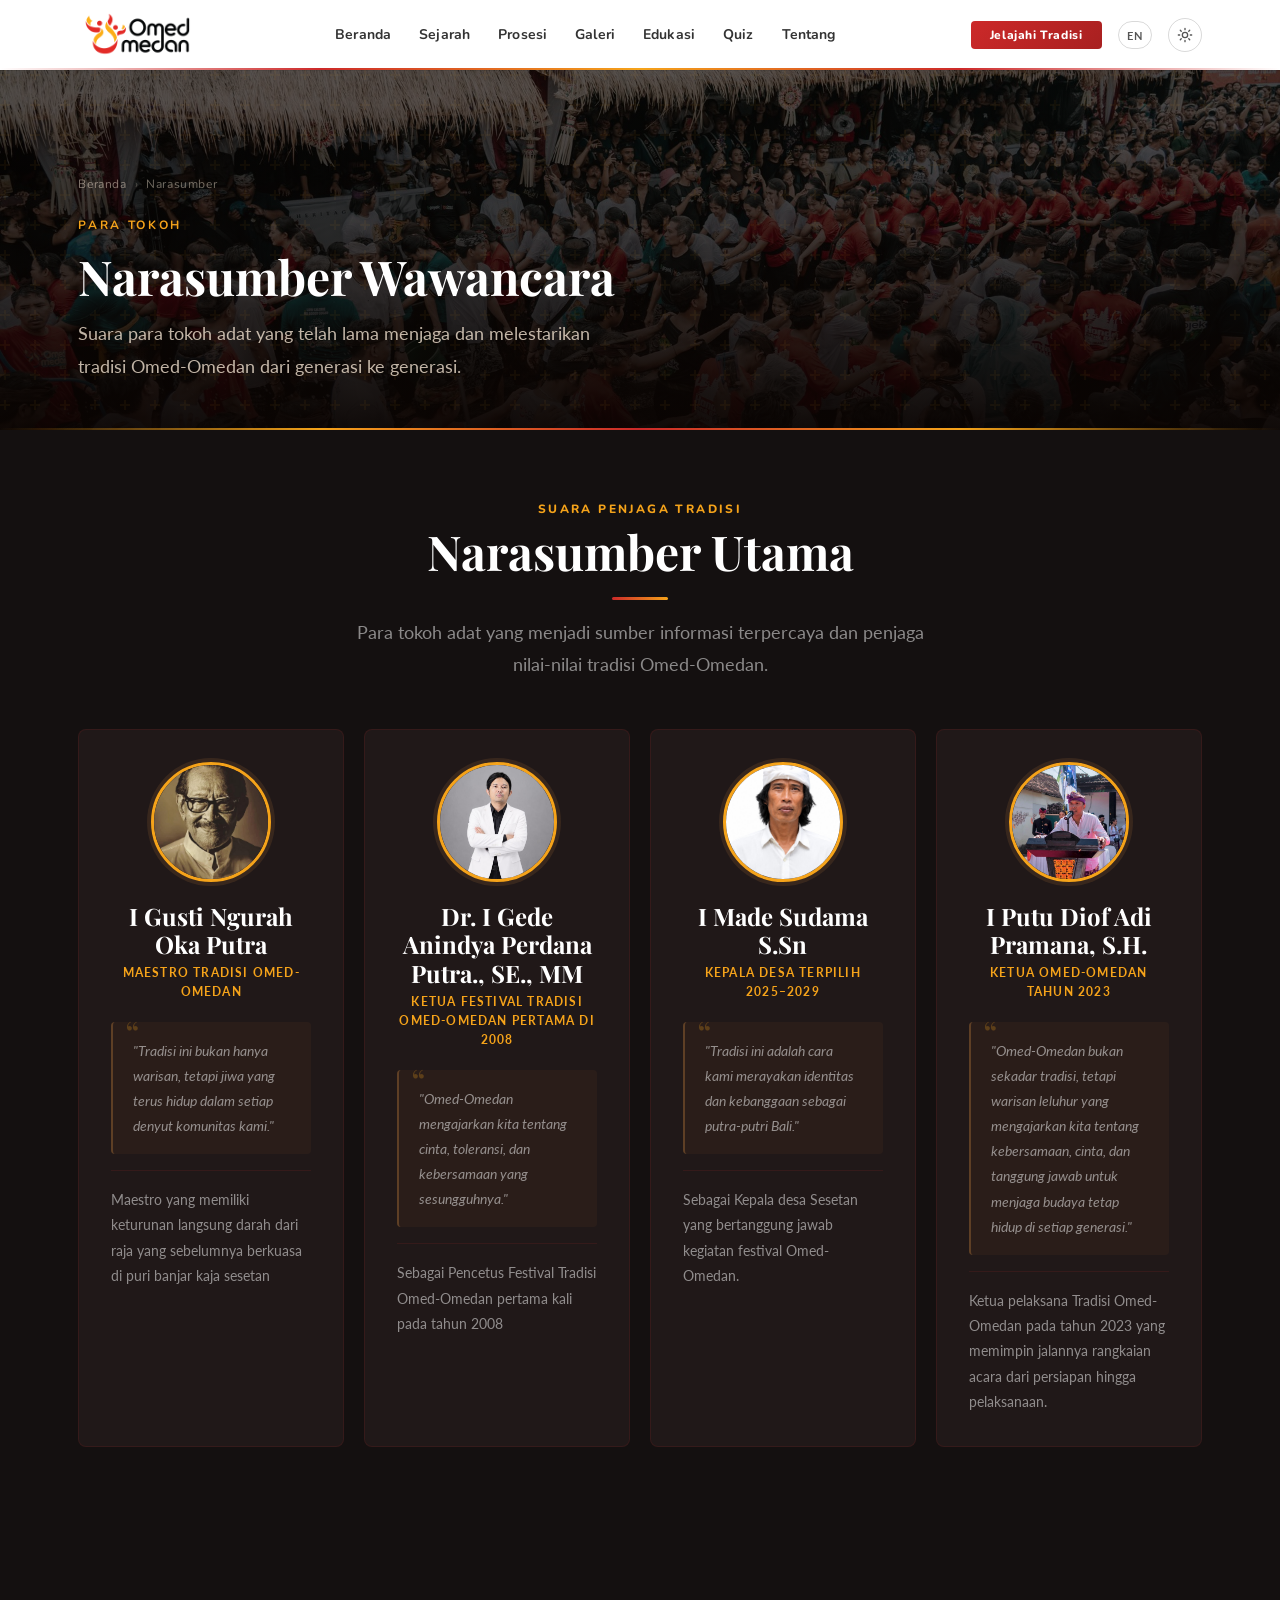
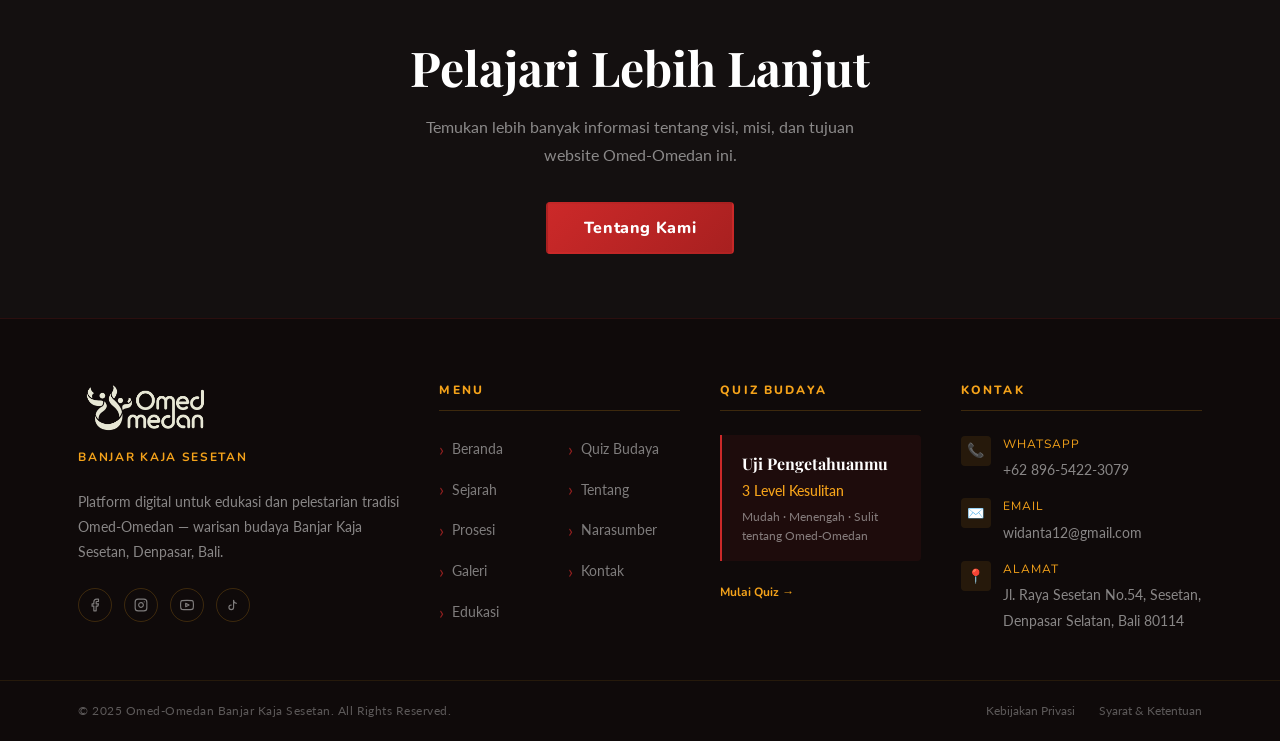
<file: narasumber.html>
﻿<!doctype html>
<html lang="id">
  <head>
    <meta charset="UTF-8" />
    <meta name="viewport" content="width=device-width, initial-scale=1.0" />
    <title>Narasumber | Omed-Omedan Banjar Kaja Sesetan</title>
    <meta
      name="description"
      content="Kenali tokoh-tokoh adat dan narasumber yang telah mendedikasikan diri untuk menjaga kelestarian tradisi Omed-Omedan Banjar Kaja Sesetan."
    />
    <link rel="canonical" href="narasumber.html" />
    <link rel="stylesheet" href="assets/css/main.css" />
    <link rel="stylesheet" href="assets/css/pages/narasumber.css?v=2" />
  </head>
  <body>
    <main id="main-content">
      <!-- ═══ PAGE HERO ════════════════════════════════════ -->
      <div class="page-hero" data-ornament="top">
        <img src="assets/images/banner.JPG" alt="" class="page-hero__bg" />
        <div class="page-hero__overlay" aria-hidden="true"></div>
        <div class="page-hero__ornament" aria-hidden="true"></div>
        <div class="page-hero__content">
          <nav class="breadcrumb" aria-label="Breadcrumb">
            <a href="index.html" data-i18n="common.breadcrumb_home">Beranda</a>
            <span class="breadcrumb__sep" aria-hidden="true">›</span>
            <span aria-current="page" data-i18n="narasumber.breadcrumb"
              >Narasumber</span
            >
          </nav>
          <span class="page-hero__label" data-i18n="narasumber.hero_label"
            >Para Tokoh</span
          >
          <h1 class="page-hero__title" data-i18n="narasumber.hero_title">
            Narasumber Wawancara
          </h1>
          <p class="page-hero__desc" data-i18n="narasumber.hero_desc">
            Suara para tokoh adat yang telah lama menjaga dan melestarikan
            tradisi Omed-Omedan dari generasi ke generasi.
          </p>
        </div>
      </div>

      <!-- ═══ NARASUMBER UTAMA — 3 kolom ═══════════════════ -->
      <section class="section" aria-label="Narasumber utama">
        <div class="container">
          <div class="section-header">
            <span
              class="section-header__label"
              data-i18n="narasumber.main_label"
              >Suara Penjaga Tradisi</span
            >
            <h2 class="section-header__title" data-i18n="narasumber.main_title">
              Narasumber Utama
            </h2>
            <div class="divider"></div>
            <p class="section-header__desc" data-i18n="narasumber.main_desc">
              Para tokoh adat yang menjadi sumber informasi terpercaya dan
              penjaga nilai-nilai tradisi Omed-Omedan.
            </p>
          </div>

          <div class="narasumber-featured">
            <article
              class="narasumber-card"
              aria-label="I Made Artana"
              data-ornament="top"
            >
              <div class="narasumber-card__photo">
                <img
                  src="assets/images/narasumber/1.jpeg"
                  alt="Foto I Made Artana"
                  class="narasumber-photo"
                  loading="lazy"
                />
              </div>
              <h2 class="narasumber-card__name">I Gusti Ngurah Oka Putra</h2>
              <span class="narasumber-card__role" data-i18n="narasumber.n1_role"
                >Maestro Tradisi Omed-Omedan</span
              >
              <blockquote
                class="narasumber-card__quote"
                data-i18n="narasumber.n1_quote"
              >
                "Tradisi ini bukan hanya warisan, tetapi jiwa yang terus hidup
                dalam setiap denyut komunitas kami."
              </blockquote>
              <p class="narasumber-card__bio" data-i18n="narasumber.n1_bio">
                Maestro yang memiliki keturunan langsung darah dari raja yang
                sebelumnya berkuasa di puri banjar kaja sesetan
              </p>
            </article>

            <article
              class="narasumber-card"
              aria-label="Ni Komang Sri"
              data-ornament="top"
            >
              <div class="narasumber-card__photo">
                <img
                  src="assets/images/narasumber/2.jpeg"
                  alt="Foto Ni Komang Sri"
                  class="narasumber-photo"
                  loading="lazy"
                />
              </div>
              <h2 class="narasumber-card__name">
                Dr. I Gede Anindya Perdana Putra., SE., MM
              </h2>
              <span class="narasumber-card__role" data-i18n="narasumber.n2_role"
                >Ketua Festival Tradisi Omed-Omedan Pertama di 2008</span
              >
              <blockquote
                class="narasumber-card__quote"
                data-i18n="narasumber.n2_quote"
              >
                "Omed-Omedan mengajarkan kita tentang cinta, toleransi, dan
                kebersamaan yang sesungguhnya."
              </blockquote>
              <p class="narasumber-card__bio" data-i18n="narasumber.n2_bio">
                Sebagai Pencetus Festival Tradisi Omed-Omedan pertama kali pada
                tahun 2008
              </p>
            </article>

            <article
              class="narasumber-card"
              aria-label="I Made Sudama S.Sn"
              data-ornament="top"
            >
              <div class="narasumber-card__photo">
                <img
                  src="assets/images/narasumber/3.jpeg"
                  alt="Foto I Made Sudama S.Sn"
                  class="narasumber-photo"
                  loading="lazy"
                />
              </div>
              <h2 class="narasumber-card__name">I Made Sudama S.Sn</h2>
              <span class="narasumber-card__role" data-i18n="narasumber.n3_role"
                >Kepala Desa Terpilih 2025–2029</span
              >
              <blockquote
                class="narasumber-card__quote"
                data-i18n="narasumber.n3_quote"
              >
                "Tradisi ini adalah cara kami merayakan identitas dan kebanggaan
                sebagai putra-putri Bali."
              </blockquote>
              <p class="narasumber-card__bio" data-i18n="narasumber.n3_bio">
                Sebagai Kepala desa Sesetan yang bertanggung jawab kegiatan
                festival Omed-Omedan.
              </p>
            </article>

            <article
              class="narasumber-card"
              aria-label="I Putu Diof Adi Pramana, S.H."
              data-ornament="top"
            >
              <div class="narasumber-card__photo">
                <img
                  src="assets/images/narasumber/4.jpeg"
                  alt="Foto I Putu Diof Adi Pramana, S.H."
                  class="narasumber-photo"
                  loading="lazy"
                />
              </div>
              <h2 class="narasumber-card__name">
                I Putu Diof Adi Pramana, S.H.
              </h2>
              <span class="narasumber-card__role" data-i18n="narasumber.n4_role"
                >Ketua Omed-Omedan Tahun 2023</span
              >
              <blockquote
                class="narasumber-card__quote"
                data-i18n="narasumber.n4_quote"
              >
                "Omed-Omedan bukan sekadar tradisi, tetapi warisan leluhur yang
                mengajarkan kita tentang kebersamaan, cinta, dan tanggung jawab
                untuk menjaga budaya tetap hidup di setiap generasi."
              </blockquote>
              <p class="narasumber-card__bio" data-i18n="narasumber.n4_bio">
                Ketua pelaksana Tradisi Omed-Omedan pada tahun 2023 yang
                memimpin jalannya rangkaian acara dari persiapan hingga
                pelaksanaan.
              </p>
            </article>
          </div>
        </div>
      </section>

      <!-- ═══ CTA ═══════════════════════════════════════════ -->
      <section class="section" aria-label="Lanjut ke tentang kami">
        <div class="container" style="text-align: center">
          <h2
            style="margin-bottom: var(--sp-4)"
            data-i18n="narasumber.cta_title"
          >
            Pelajari Lebih Lanjut
          </h2>
          <p
            style="
              color: var(--text-muted);
              margin-bottom: var(--sp-8);
              max-width: 480px;
              margin-inline: auto;
            "
            data-i18n="narasumber.cta_desc"
          >
            Temukan lebih banyak informasi tentang visi, misi, dan tujuan
            website Omed-Omedan ini.
          </p>
          <a
            href="tentang.html"
            class="btn btn--primary btn--lg"
            data-i18n="narasumber.cta_btn"
            >Tentang Kami</a
          >
        </div>
      </section>
    </main>

    <div id="footer-placeholder"></div>
    <script src="assets/js/i18n/translations.js?v=10"></script>
    <script src="assets/js/i18n/i18n.js?v=4"></script>
    <script src="assets/js/core/theme.js"></script>
    <script src="assets/js/core/navbar.js?v=4"></script>
    <script src="assets/js/core/footer.js?v=8"></script>
  </body>
</html>
</file>
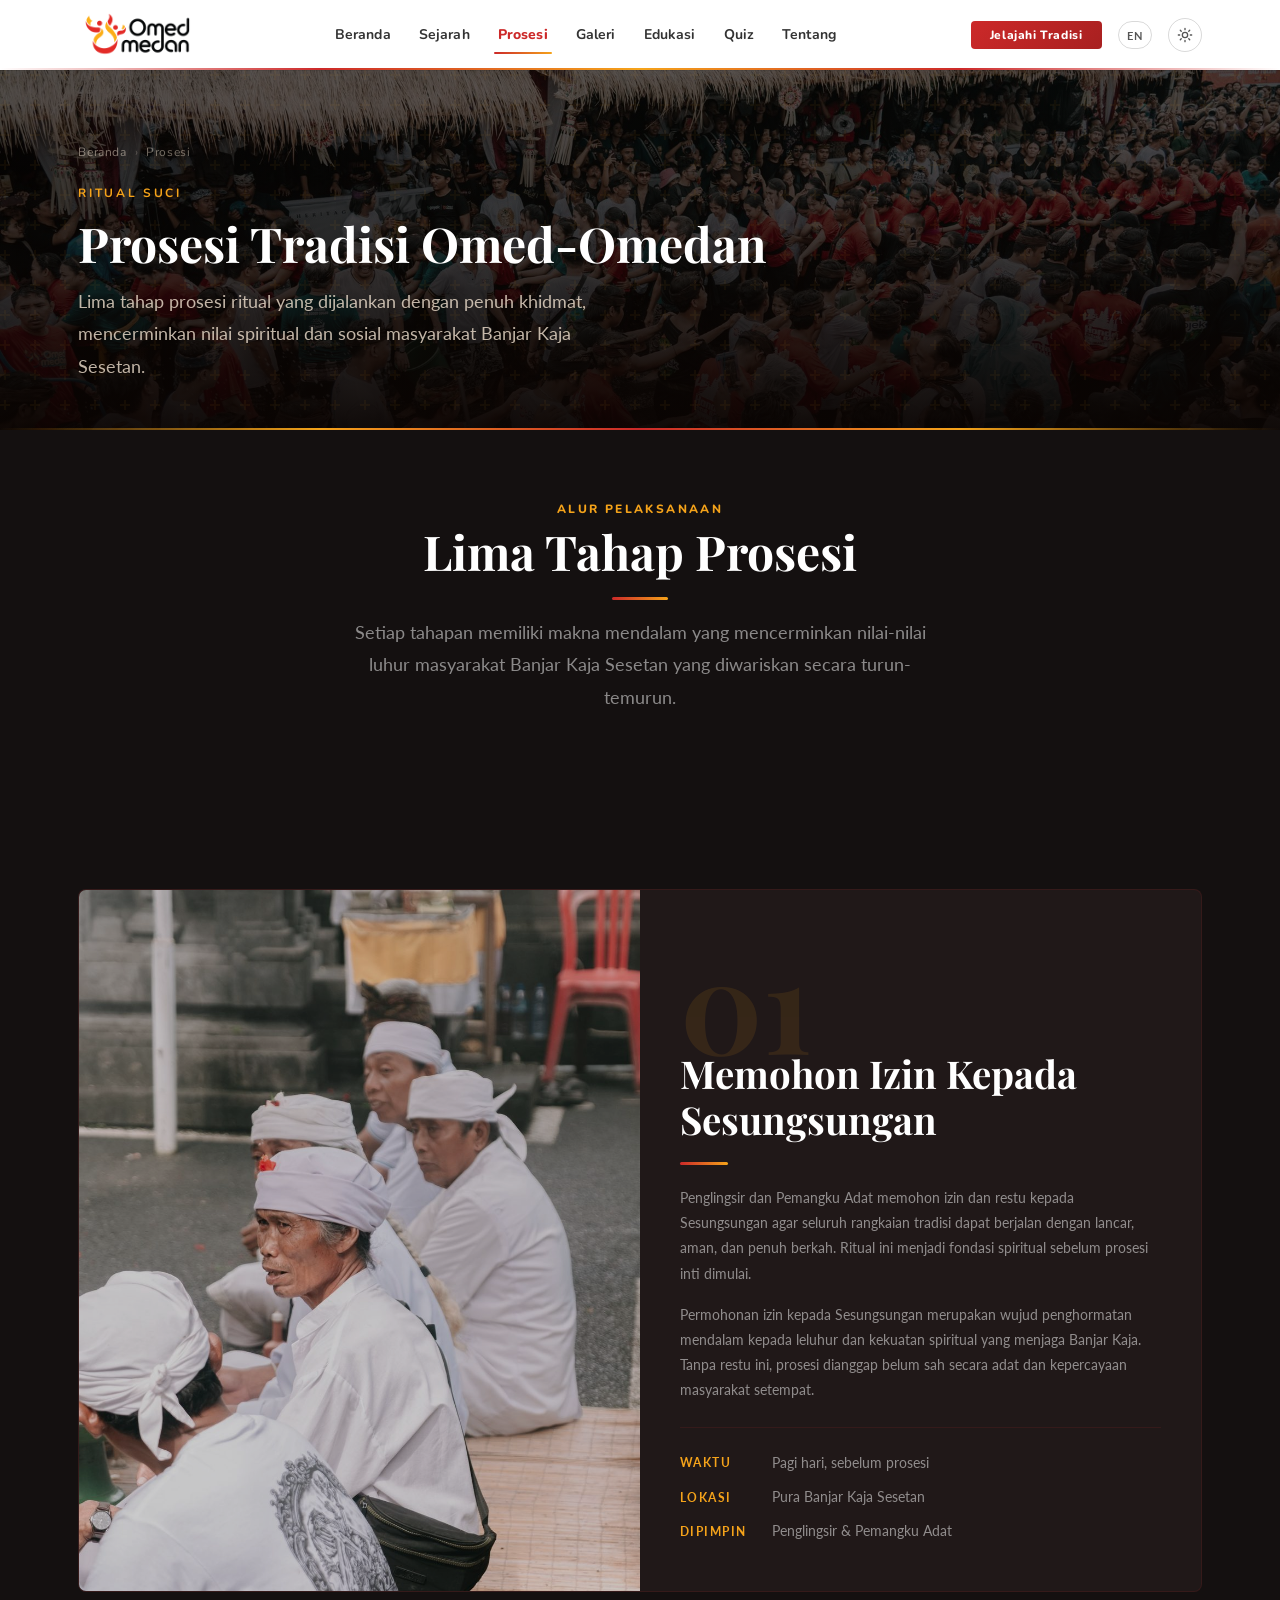
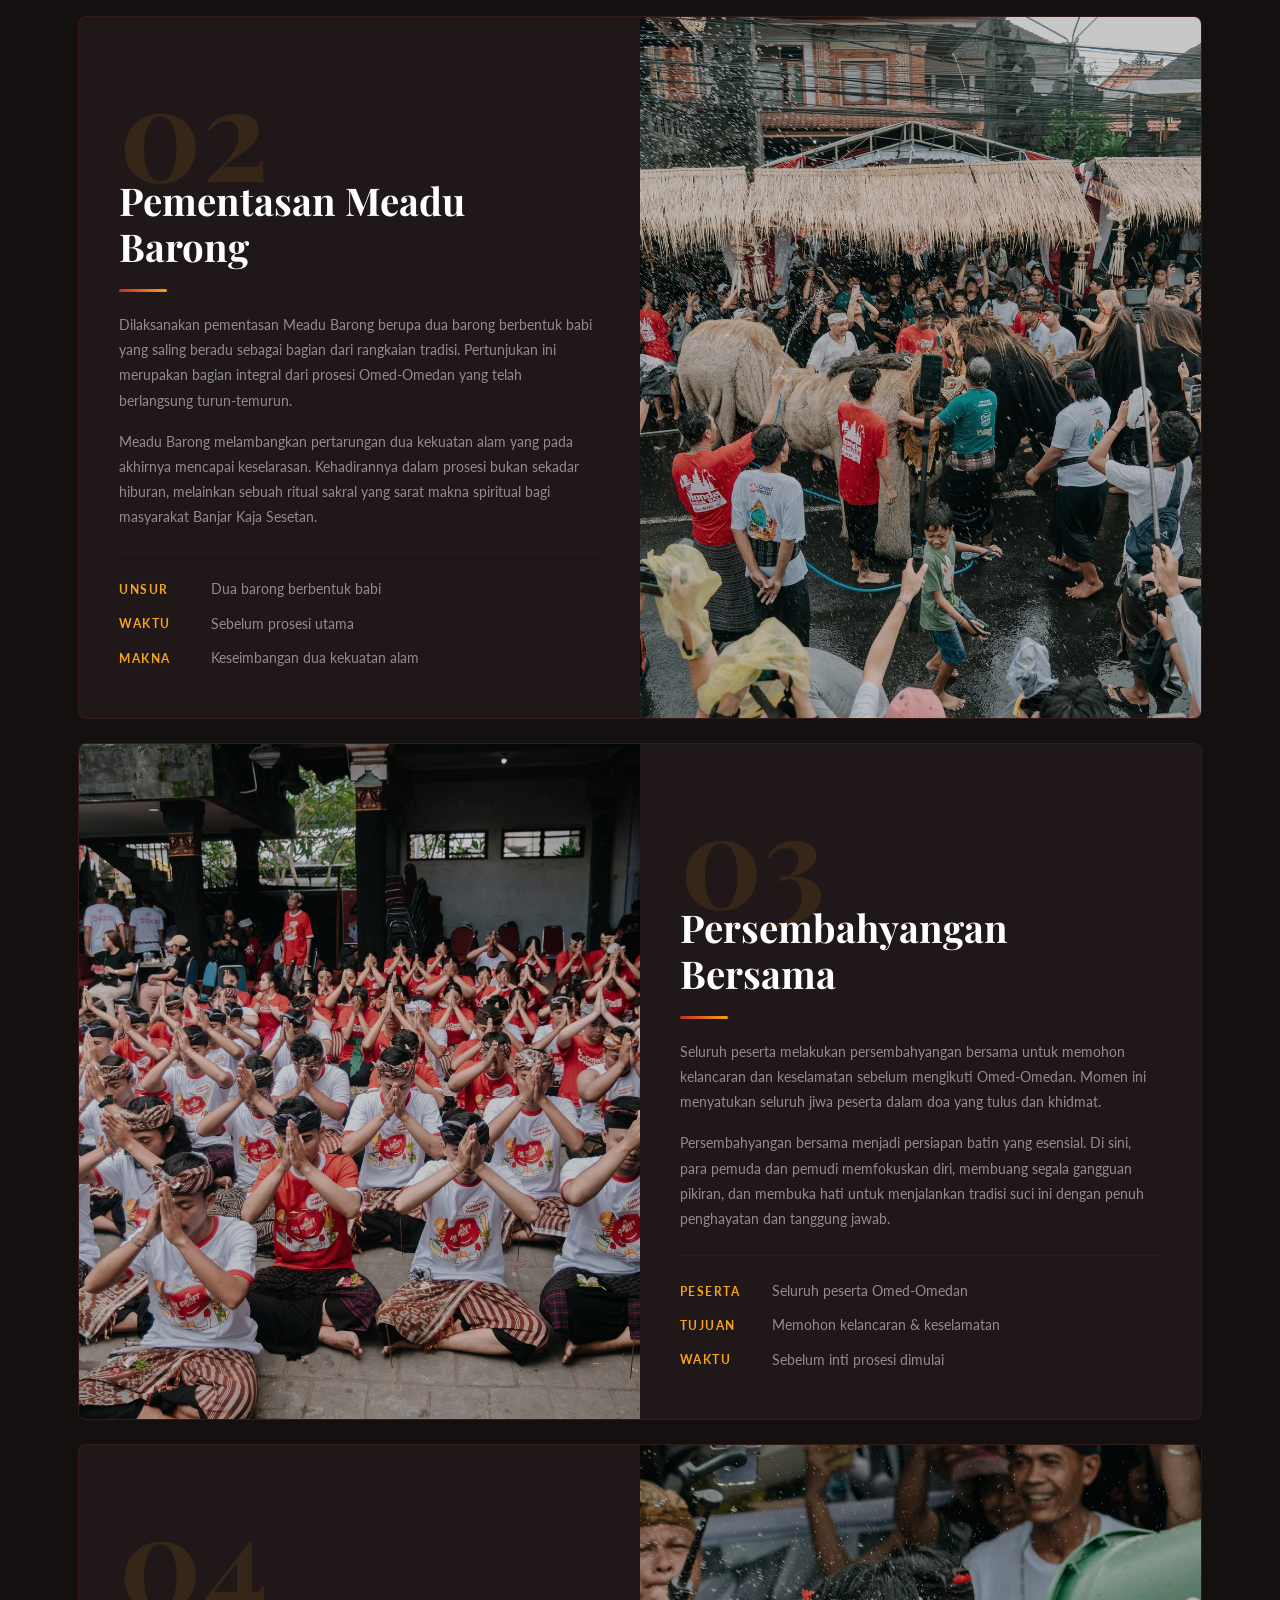
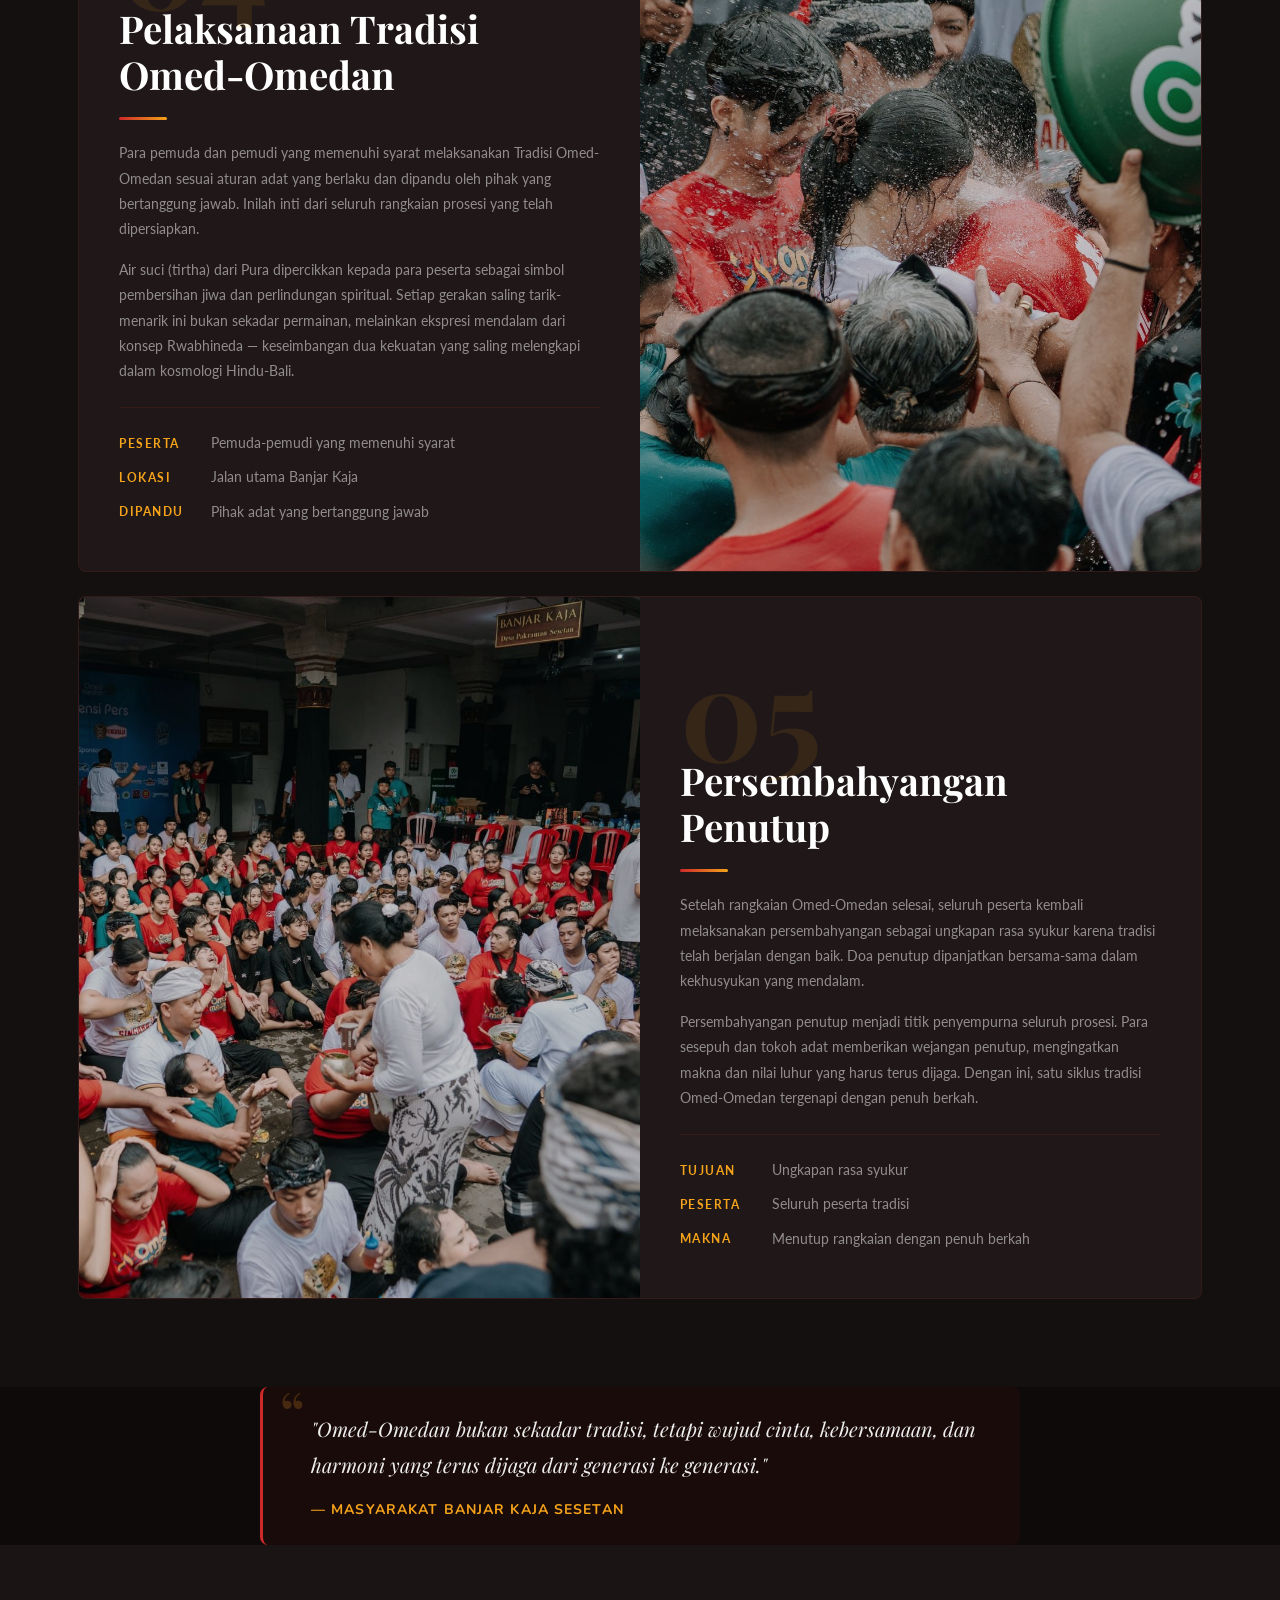
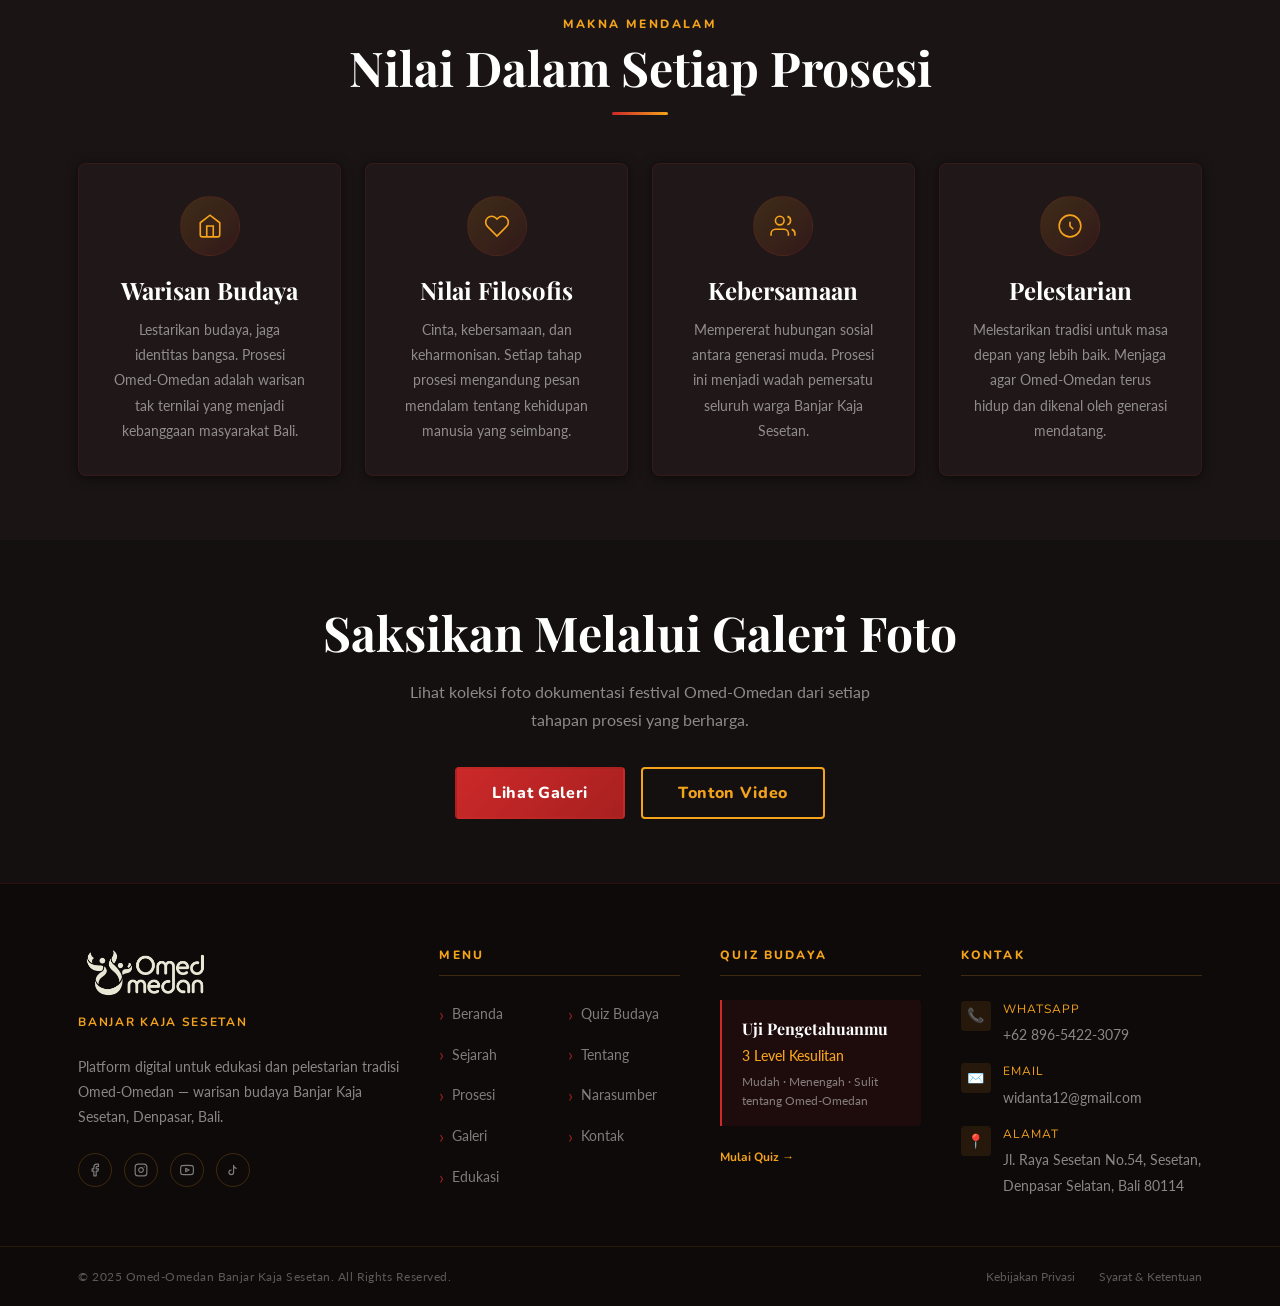
<file: prosesi.html>
﻿<!doctype html>
<html lang="id">
  <head>
    <meta charset="UTF-8" />
    <meta name="viewport" content="width=device-width, initial-scale=1.0" />
    <title>Prosesi | Omed-Omedan Banjar Kaja Sesetan</title>
    <meta
      name="description"
      content="Lima tahap prosesi ritual Omed-Omedan — dari memohon izin, pementasan Meadu Barong, persembahyangan, hingga pelaksanaan tradisi dan doa penutup di Banjar Kaja Sesetan."
    />
    <meta
      property="og:title"
      content="Prosesi Tradisi Omed-Omedan | Banjar Kaja Sesetan"
    />
    <link rel="canonical" href="prosesi.html" />
    <link rel="stylesheet" href="assets/css/main.css" />
    <link rel="stylesheet" href="assets/css/pages/prosesi.css" />
  </head>
  <body>
    <main id="main-content">
      <!-- ═══ PAGE HERO ════════════════════════════════════ -->
      <div class="page-hero" data-ornament="top">
        <img src="assets/images/banner.JPG" alt="" class="page-hero__bg" />
        <div class="page-hero__overlay" aria-hidden="true"></div>
        <div class="page-hero__ornament" aria-hidden="true"></div>
        <div class="page-hero__content">
          <nav class="breadcrumb" aria-label="Breadcrumb">
            <a href="index.html" data-i18n="common.breadcrumb_home">Beranda</a>
            <span class="breadcrumb__sep" aria-hidden="true">›</span>
            <span aria-current="page" data-i18n="prosesi.breadcrumb"
              >Prosesi</span
            >
          </nav>
          <span class="page-hero__label" data-i18n="prosesi.hero_label"
            >Ritual Suci</span
          >
          <h1 class="page-hero__title" data-i18n="prosesi.hero_title">
            Prosesi Tradisi Omed-Omedan
          </h1>
          <p class="page-hero__desc" data-i18n="prosesi.hero_desc">
            Lima tahap prosesi ritual yang dijalankan dengan penuh khidmat,
            mencerminkan nilai spiritual dan sosial masyarakat Banjar Kaja
            Sesetan.
          </p>
        </div>
      </div>

      <!-- ═══ INTRO ══════════════════════════════════════════ -->
      <section class="section" aria-label="Pengantar prosesi">
        <div class="container">
          <div class="section-header">
            <span class="section-header__label" data-i18n="prosesi.intro_label"
              >Alur Pelaksanaan</span
            >
            <h2 class="section-header__title" data-i18n="prosesi.intro_title">
              Lima Tahap Prosesi
            </h2>
            <div class="divider"></div>
            <p class="section-header__desc" data-i18n="prosesi.intro_desc">
              Setiap tahapan memiliki makna mendalam yang mencerminkan
              nilai-nilai luhur masyarakat Banjar Kaja Sesetan yang diwariskan
              secara turun-temurun.
            </p>
          </div>
        </div>
      </section>

      <!-- ═══ PROSESI CARDS ═════════════════════════════════ -->
      <section class="section section--prosesi" aria-label="Detail prosesi">
        <div class="container">
          <!-- Tahap 01 -->
          <article class="prosesi-card" aria-label="Tahap 01">
            <div class="prosesi-card__img-wrap">
              <img
                src="assets/images/Prosesi Tradisi/INNA-443.JPG"
                alt="Penglingsir dan Pemangku Adat memohon izin kepada Sesungsungan"
                class="prosesi-card__img"
                loading="lazy"
              />
            </div>
            <div class="prosesi-card__body">
              <span class="prosesi-card__number" aria-hidden="true">01</span>
              <h2 class="prosesi-card__title" data-i18n="prosesi.p1_title">
                Memohon Izin Kepada Sesungsungan
              </h2>
              <div class="accent-line" style="margin-bottom: var(--sp-5)"></div>
              <p data-i18n="prosesi.p1_p1">
                Penglingsir dan Pemangku Adat memohon izin dan restu kepada
                Sesungsungan agar seluruh rangkaian tradisi dapat berjalan
                dengan lancar, aman, dan penuh berkah. Ritual ini menjadi
                fondasi spiritual sebelum prosesi inti dimulai.
              </p>
              <p data-i18n="prosesi.p1_p2">
                Permohonan izin kepada Sesungsungan merupakan wujud penghormatan
                mendalam kepada leluhur dan kekuatan spiritual yang menjaga
                Banjar Kaja. Tanpa restu ini, prosesi dianggap belum sah secara
                adat dan kepercayaan masyarakat setempat.
              </p>
              <div class="prosesi-card__info">
                <div class="prosesi-card__info-item">
                  <span
                    class="prosesi-card__info-label"
                    data-i18n="prosesi.p1_time_l"
                    >Waktu</span
                  >
                  <span
                    class="prosesi-card__info-value"
                    data-i18n="prosesi.p1_time_v"
                    >Pagi hari, sebelum prosesi</span
                  >
                </div>
                <div class="prosesi-card__info-item">
                  <span
                    class="prosesi-card__info-label"
                    data-i18n="prosesi.p1_loc_l"
                    >Lokasi</span
                  >
                  <span
                    class="prosesi-card__info-value"
                    data-i18n="prosesi.p1_loc_v"
                    >Pura Banjar Kaja Sesetan</span
                  >
                </div>
                <div class="prosesi-card__info-item">
                  <span
                    class="prosesi-card__info-label"
                    data-i18n="prosesi.p1_led_l"
                    >Dipimpin</span
                  >
                  <span
                    class="prosesi-card__info-value"
                    data-i18n="prosesi.p1_led_v"
                    >Penglingsir &amp; Pemangku Adat</span
                  >
                </div>
              </div>
            </div>
          </article>

          <!-- Tahap 02 -->
          <article
            class="prosesi-card prosesi-card--reverse"
            aria-label="Tahap 02"
          >
            <div class="prosesi-card__img-wrap">
              <img
                src="assets/images/Prosesi Tradisi/CHY-405.JPG"
                alt="Pementasan Meadu Barong — dua barong berbentuk babi saling beradu"
                class="prosesi-card__img"
                loading="lazy"
              />
            </div>
            <div class="prosesi-card__body">
              <span class="prosesi-card__number" aria-hidden="true">02</span>
              <h2 class="prosesi-card__title" data-i18n="prosesi.p2_title">
                Pementasan Meadu Barong
              </h2>
              <div class="accent-line" style="margin-bottom: var(--sp-5)"></div>
              <p data-i18n="prosesi.p2_p1">
                Dilaksanakan pementasan Meadu Barong berupa dua barong berbentuk
                babi yang saling beradu sebagai bagian dari rangkaian tradisi.
                Pertunjukan ini merupakan bagian integral dari prosesi
                Omed-Omedan yang telah berlangsung turun-temurun.
              </p>
              <p data-i18n="prosesi.p2_p2">
                Meadu Barong melambangkan pertarungan dua kekuatan alam yang
                pada akhirnya mencapai keselarasan. Kehadirannya dalam prosesi
                bukan sekadar hiburan, melainkan sebuah ritual sakral yang sarat
                makna spiritual bagi masyarakat Banjar Kaja Sesetan.
              </p>
              <div class="prosesi-card__info">
                <div class="prosesi-card__info-item">
                  <span
                    class="prosesi-card__info-label"
                    data-i18n="prosesi.p2_elem_l"
                    >Unsur</span
                  >
                  <span
                    class="prosesi-card__info-value"
                    data-i18n="prosesi.p2_elem_v"
                    >Dua barong berbentuk babi</span
                  >
                </div>
                <div class="prosesi-card__info-item">
                  <span
                    class="prosesi-card__info-label"
                    data-i18n="prosesi.p2_time_l"
                    >Waktu</span
                  >
                  <span
                    class="prosesi-card__info-value"
                    data-i18n="prosesi.p2_time_v"
                    >Sebelum prosesi utama</span
                  >
                </div>
                <div class="prosesi-card__info-item">
                  <span
                    class="prosesi-card__info-label"
                    data-i18n="prosesi.p2_mean_l"
                    >Makna</span
                  >
                  <span
                    class="prosesi-card__info-value"
                    data-i18n="prosesi.p2_mean_v"
                    >Keseimbangan dua kekuatan alam</span
                  >
                </div>
              </div>
            </div>
          </article>

          <!-- Tahap 03 -->
          <article class="prosesi-card" aria-label="Tahap 03">
            <div class="prosesi-card__img-wrap">
              <img
                src="assets/images/Prosesi Tradisi/INNA-454.JPG"
                alt="Seluruh peserta melakukan persembahyangan bersama"
                class="prosesi-card__img"
                loading="lazy"
              />
            </div>
            <div class="prosesi-card__body">
              <span class="prosesi-card__number" aria-hidden="true">03</span>
              <h2 class="prosesi-card__title" data-i18n="prosesi.p3_title">
                Persembahyangan Bersama
              </h2>
              <div class="accent-line" style="margin-bottom: var(--sp-5)"></div>
              <p data-i18n="prosesi.p3_p1">
                Seluruh peserta melakukan persembahyangan bersama untuk memohon
                kelancaran dan keselamatan sebelum mengikuti Omed-Omedan. Momen
                ini menyatukan seluruh jiwa peserta dalam doa yang tulus dan
                khidmat.
              </p>
              <p data-i18n="prosesi.p3_p2">
                Persembahyangan bersama menjadi persiapan batin yang esensial.
                Di sini, para pemuda dan pemudi memfokuskan diri, membuang
                segala gangguan pikiran, dan membuka hati untuk menjalankan
                tradisi suci ini dengan penuh penghayatan dan tanggung jawab.
              </p>
              <div class="prosesi-card__info">
                <div class="prosesi-card__info-item">
                  <span
                    class="prosesi-card__info-label"
                    data-i18n="prosesi.p3_part_l"
                    >Peserta</span
                  >
                  <span
                    class="prosesi-card__info-value"
                    data-i18n="prosesi.p3_part_v"
                    >Seluruh peserta Omed-Omedan</span
                  >
                </div>
                <div class="prosesi-card__info-item">
                  <span
                    class="prosesi-card__info-label"
                    data-i18n="prosesi.p3_goal_l"
                    >Tujuan</span
                  >
                  <span
                    class="prosesi-card__info-value"
                    data-i18n="prosesi.p3_goal_v"
                    >Memohon kelancaran &amp; keselamatan</span
                  >
                </div>
                <div class="prosesi-card__info-item">
                  <span
                    class="prosesi-card__info-label"
                    data-i18n="prosesi.p3_time_l"
                    >Waktu</span
                  >
                  <span
                    class="prosesi-card__info-value"
                    data-i18n="prosesi.p3_time_v"
                    >Sebelum inti prosesi dimulai</span
                  >
                </div>
              </div>
            </div>
          </article>

          <!-- Tahap 04 -->
          <article
            class="prosesi-card prosesi-card--reverse"
            aria-label="Tahap 04"
          >
            <div class="prosesi-card__img-wrap">
              <img
                src="assets/images/Prosesi Tradisi/CHY-468.JPG"
                alt="Pelaksanaan tradisi Omed-Omedan oleh pemuda-pemudi"
                class="prosesi-card__img"
                loading="lazy"
              />
            </div>
            <div class="prosesi-card__body">
              <span class="prosesi-card__number" aria-hidden="true">04</span>
              <h2 class="prosesi-card__title" data-i18n="prosesi.p4_title">
                Pelaksanaan Tradisi Omed-Omedan
              </h2>
              <div class="accent-line" style="margin-bottom: var(--sp-5)"></div>
              <p data-i18n="prosesi.p4_p1">
                Para pemuda dan pemudi yang memenuhi syarat melaksanakan Tradisi
                Omed-Omedan sesuai aturan adat yang berlaku dan dipandu oleh
                pihak yang bertanggung jawab. Inilah inti dari seluruh rangkaian
                prosesi yang telah dipersiapkan.
              </p>
              <p data-i18n="prosesi.p4_p2">
                Air suci (tirtha) dari Pura dipercikkan kepada para peserta
                sebagai simbol pembersihan jiwa dan perlindungan spiritual.
                Setiap gerakan saling tarik-menarik ini bukan sekadar permainan,
                melainkan ekspresi mendalam dari konsep Rwabhineda —
                keseimbangan dua kekuatan yang saling melengkapi dalam kosmologi
                Hindu-Bali.
              </p>
              <div class="prosesi-card__info">
                <div class="prosesi-card__info-item">
                  <span
                    class="prosesi-card__info-label"
                    data-i18n="prosesi.p4_part_l"
                    >Peserta</span
                  >
                  <span
                    class="prosesi-card__info-value"
                    data-i18n="prosesi.p4_part_v"
                    >Pemuda-pemudi yang memenuhi syarat</span
                  >
                </div>
                <div class="prosesi-card__info-item">
                  <span
                    class="prosesi-card__info-label"
                    data-i18n="prosesi.p4_loc_l"
                    >Lokasi</span
                  >
                  <span
                    class="prosesi-card__info-value"
                    data-i18n="prosesi.p4_loc_v"
                    >Jalan utama Banjar Kaja</span
                  >
                </div>
                <div class="prosesi-card__info-item">
                  <span
                    class="prosesi-card__info-label"
                    data-i18n="prosesi.p4_guided_l"
                    >Dipandu</span
                  >
                  <span
                    class="prosesi-card__info-value"
                    data-i18n="prosesi.p4_guided_v"
                    >Pihak adat yang bertanggung jawab</span
                  >
                </div>
              </div>
            </div>
          </article>

          <!-- Tahap 05 -->
          <article class="prosesi-card" aria-label="Tahap 05">
            <div class="prosesi-card__img-wrap">
              <img
                src="assets/images/Prosesi Tradisi/penutup.jpeg"
                alt="Seluruh peserta melakukan persembahyangan penutup sebagai rasa syukur"
                class="prosesi-card__img"
                loading="lazy"
              />
            </div>
            <div class="prosesi-card__body">
              <span class="prosesi-card__number" aria-hidden="true">05</span>
              <h2 class="prosesi-card__title" data-i18n="prosesi.p5_title">
                Persembahyangan Penutup
              </h2>
              <div class="accent-line" style="margin-bottom: var(--sp-5)"></div>
              <p data-i18n="prosesi.p5_p1">
                Setelah rangkaian Omed-Omedan selesai, seluruh peserta kembali
                melaksanakan persembahyangan sebagai ungkapan rasa syukur karena
                tradisi telah berjalan dengan baik. Doa penutup dipanjatkan
                bersama-sama dalam kekhusyukan yang mendalam.
              </p>
              <p data-i18n="prosesi.p5_p2">
                Persembahyangan penutup menjadi titik penyempurna seluruh
                prosesi. Para sesepuh dan tokoh adat memberikan wejangan
                penutup, mengingatkan makna dan nilai luhur yang harus terus
                dijaga. Dengan ini, satu siklus tradisi Omed-Omedan tergenapi
                dengan penuh berkah.
              </p>
              <div class="prosesi-card__info">
                <div class="prosesi-card__info-item">
                  <span
                    class="prosesi-card__info-label"
                    data-i18n="prosesi.p5_goal_l"
                    >Tujuan</span
                  >
                  <span
                    class="prosesi-card__info-value"
                    data-i18n="prosesi.p5_goal_v"
                    >Ungkapan rasa syukur</span
                  >
                </div>
                <div class="prosesi-card__info-item">
                  <span
                    class="prosesi-card__info-label"
                    data-i18n="prosesi.p5_part_l"
                    >Peserta</span
                  >
                  <span
                    class="prosesi-card__info-value"
                    data-i18n="prosesi.p5_part_v"
                    >Seluruh peserta tradisi</span
                  >
                </div>
                <div class="prosesi-card__info-item">
                  <span
                    class="prosesi-card__info-label"
                    data-i18n="prosesi.p5_mean_l"
                    >Makna</span
                  >
                  <span
                    class="prosesi-card__info-value"
                    data-i18n="prosesi.p5_mean_v"
                    >Menutup rangkaian dengan penuh berkah</span
                  >
                </div>
              </div>
            </div>
          </article>
        </div>
      </section>

      <!-- ═══ QUOTE ══════════════════════════════════════════ -->
      <section class="quote-section" aria-label="Kutipan prosesi">
        <div class="container">
          <div
            class="blockquote quote-feature"
            style="max-width: 760px; margin: 0 auto"
          >
            <p class="blockquote__text" data-i18n="prosesi.quote">
              "Omed-Omedan bukan sekadar tradisi, tetapi wujud cinta,
              kebersamaan, dan harmoni yang terus dijaga dari generasi ke
              generasi."
            </p>
            <span class="blockquote__author" data-i18n="prosesi.quote_author"
              >— Masyarakat Banjar Kaja Sesetan</span
            >
          </div>
        </div>
      </section>

      <!-- ═══ NILAI PROSESI ════════════════════════════════════ -->
      <section
        class="section section--alt"
        aria-label="Nilai-nilai dalam prosesi"
      >
        <div class="container">
          <div class="section-header">
            <span class="section-header__label" data-i18n="prosesi.nilai_label"
              >Makna Mendalam</span
            >
            <h2 class="section-header__title" data-i18n="prosesi.nilai_title">
              Nilai Dalam Setiap Prosesi
            </h2>
            <div class="divider"></div>
          </div>
          <div class="cards-grid cards-grid--4">
            <div class="card card--feature">
              <div class="card__icon" aria-hidden="true">
                <svg
                  viewBox="0 0 24 24"
                  fill="none"
                  stroke="currentColor"
                  stroke-width="1.5"
                >
                  <path d="M3 9l9-7 9 7v11a2 2 0 0 1-2 2H5a2 2 0 0 1-2-2z" />
                  <polyline points="9 22 9 12 15 12 15 22" />
                </svg>
              </div>
              <h3 class="card__title" data-i18n="prosesi.n1_title">
                Warisan Budaya
              </h3>
              <p class="card__desc" data-i18n="prosesi.n1_desc">
                Lestarikan budaya, jaga identitas bangsa. Prosesi Omed-Omedan
                adalah warisan tak ternilai yang menjadi kebanggaan masyarakat
                Bali.
              </p>
            </div>
            <div class="card card--feature">
              <div class="card__icon" aria-hidden="true">
                <svg
                  viewBox="0 0 24 24"
                  fill="none"
                  stroke="currentColor"
                  stroke-width="1.5"
                >
                  <path
                    d="M20.84 4.61a5.5 5.5 0 0 0-7.78 0L12 5.67l-1.06-1.06a5.5 5.5 0 0 0-7.78 7.78l1.06 1.06L12 21.23l7.78-7.78 1.06-1.06a5.5 5.5 0 0 0 0-7.78z"
                  />
                </svg>
              </div>
              <h3 class="card__title" data-i18n="prosesi.n2_title">
                Nilai Filosofis
              </h3>
              <p class="card__desc" data-i18n="prosesi.n2_desc">
                Cinta, kebersamaan, dan keharmonisan. Setiap tahap prosesi
                mengandung pesan mendalam tentang kehidupan manusia yang
                seimbang.
              </p>
            </div>
            <div class="card card--feature">
              <div class="card__icon" aria-hidden="true">
                <svg
                  viewBox="0 0 24 24"
                  fill="none"
                  stroke="currentColor"
                  stroke-width="1.5"
                >
                  <path d="M17 21v-2a4 4 0 0 0-4-4H5a4 4 0 0 0-4 4v2" />
                  <circle cx="9" cy="7" r="4" />
                  <path
                    d="M23 21v-2a4 4 0 0 0-3-3.87M16 3.13a4 4 0 0 1 0 7.75"
                  />
                </svg>
              </div>
              <h3 class="card__title" data-i18n="prosesi.n3_title">
                Kebersamaan
              </h3>
              <p class="card__desc" data-i18n="prosesi.n3_desc">
                Mempererat hubungan sosial antara generasi muda. Prosesi ini
                menjadi wadah pemersatu seluruh warga Banjar Kaja Sesetan.
              </p>
            </div>
            <div class="card card--feature">
              <div class="card__icon" aria-hidden="true">
                <svg
                  viewBox="0 0 24 24"
                  fill="none"
                  stroke="currentColor"
                  stroke-width="1.5"
                >
                  <path d="M12 2a10 10 0 1 0 0 20 10 10 0 0 0 0-20z" />
                  <path d="M12 8v4l3 3" />
                </svg>
              </div>
              <h3 class="card__title" data-i18n="prosesi.n4_title">
                Pelestarian
              </h3>
              <p class="card__desc" data-i18n="prosesi.n4_desc">
                Melestarikan tradisi untuk masa depan yang lebih baik. Menjaga
                agar Omed-Omedan terus hidup dan dikenal oleh generasi
                mendatang.
              </p>
            </div>
          </div>
        </div>
      </section>

      <!-- ═══ CTA ═══════════════════════════════════════════ -->
      <section class="section" aria-label="Lanjut ke galeri">
        <div class="container" style="text-align: center">
          <h2 style="margin-bottom: var(--sp-4)" data-i18n="prosesi.cta_title">
            Saksikan Melalui Galeri Foto
          </h2>
          <p
            style="
              color: var(--text-muted);
              margin-bottom: var(--sp-8);
              max-width: 480px;
              margin-inline: auto;
            "
            data-i18n="prosesi.cta_desc"
          >
            Lihat koleksi foto dokumentasi festival Omed-Omedan dari setiap
            tahapan prosesi yang berharga.
          </p>
          <div
            style="
              display: flex;
              gap: var(--sp-4);
              justify-content: center;
              flex-wrap: wrap;
            "
          >
            <a
              href="galeri.html"
              class="btn btn--primary btn--lg"
              data-i18n="prosesi.cta_gallery"
              >Lihat Galeri</a
            >
            <a
              href="galeri.html#video"
              class="btn btn--outline btn--lg"
              data-i18n="prosesi.cta_video"
              >Tonton Video</a
            >
          </div>
        </div>
      </section>
    </main>

    <div id="footer-placeholder"></div>

    <script src="assets/js/i18n/translations.js?v=10"></script>
    <script src="assets/js/i18n/i18n.js?v=4"></script>
    <script src="assets/js/core/theme.js"></script>
    <script src="assets/js/core/navbar.js?v=4"></script>
    <script src="assets/js/core/footer.js?v=8"></script>
  </body>
</html>
</file>
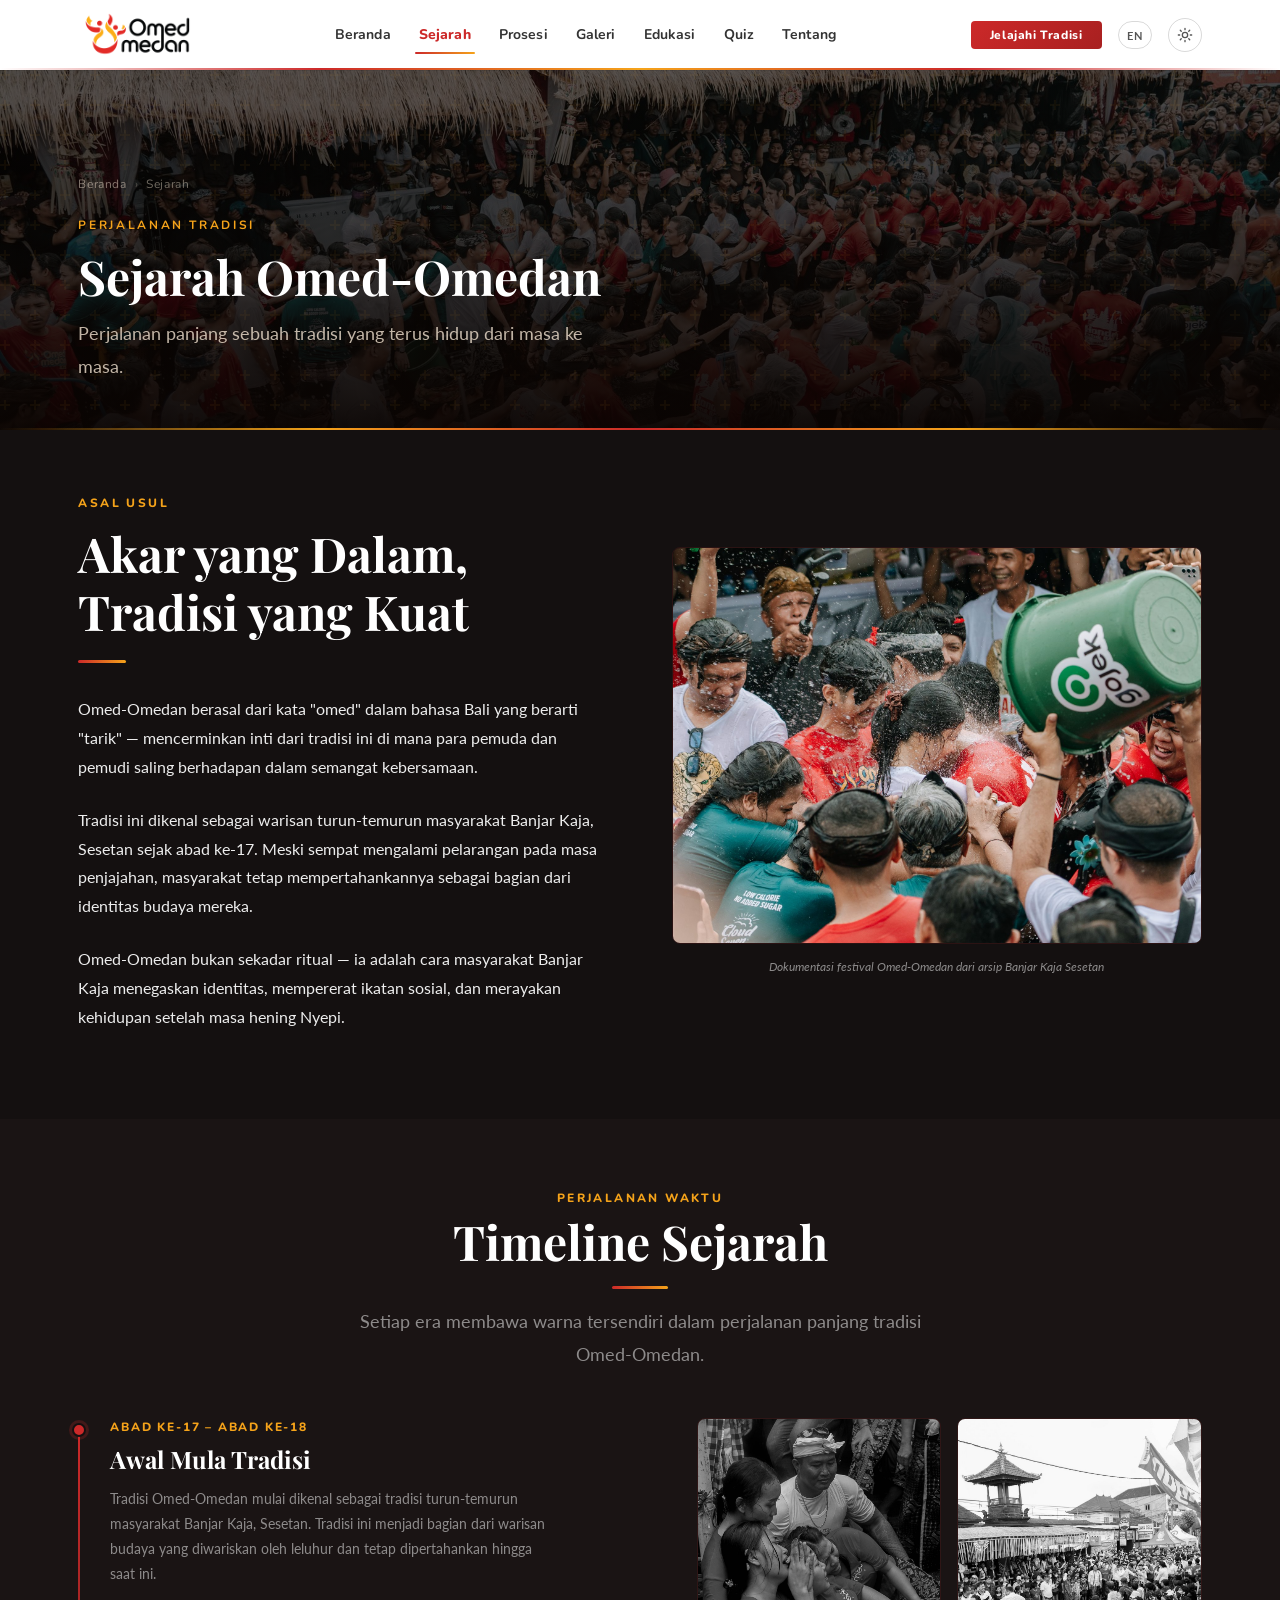
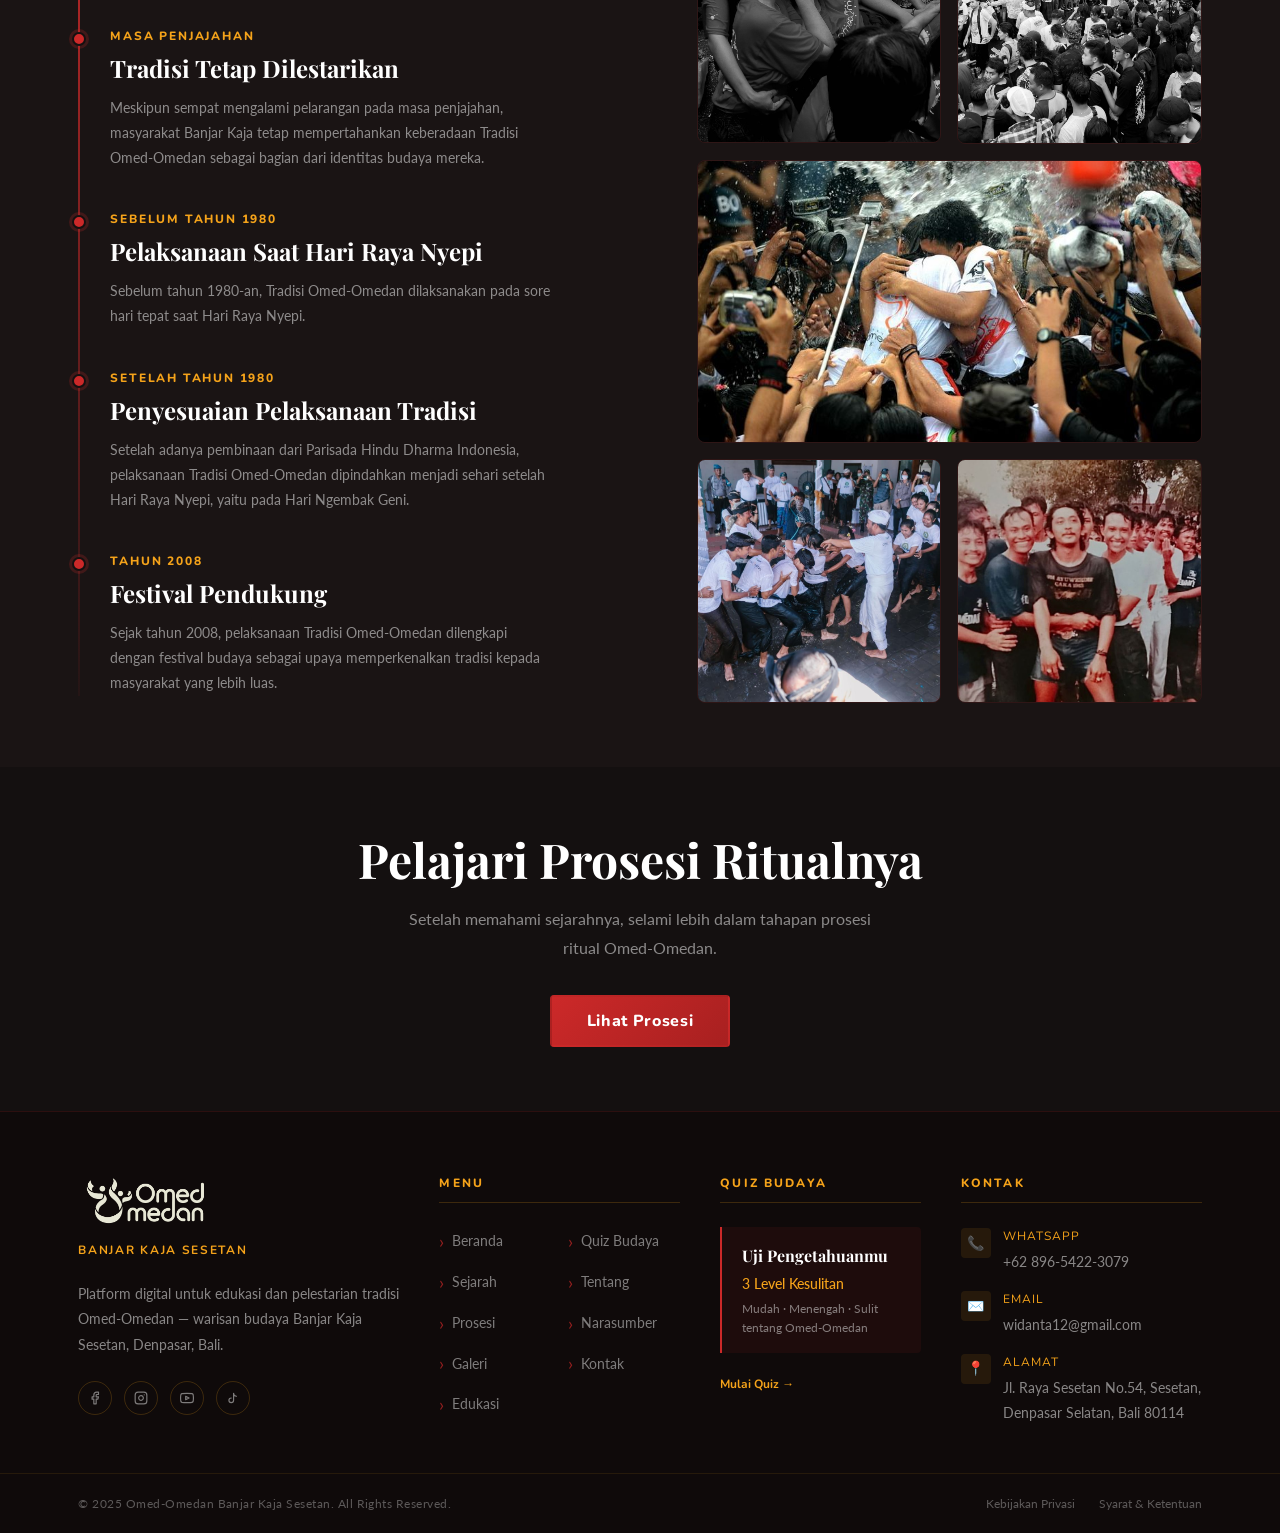
<file: sejarah.html>
﻿<!doctype html>
<html lang="id">
  <head>
    <meta charset="UTF-8" />
    <meta name="viewport" content="width=device-width, initial-scale=1.0" />
    <title>Sejarah | Omed-Omedan Banjar Kaja Sesetan</title>
    <meta
      name="description"
      content="Telusuri perjalanan panjang tradisi Omed-Omedan dari masa ke masa — dari abad ke-17 hingga era festival budaya melalui timeline interaktif."
    />
    <link rel="canonical" href="sejarah.html" />
    <link rel="stylesheet" href="assets/css/main.css" />
    <link rel="stylesheet" href="assets/css/pages/sejarah.css" />
  </head>
  <body>
    <main id="main-content">
      <!-- ═══ PAGE HERO ════════════════════════════════════ -->
      <div class="page-hero" data-ornament="top">
        <img src="assets/images/banner.JPG" alt="" class="page-hero__bg" />
        <div class="page-hero__overlay" aria-hidden="true"></div>
        <div class="page-hero__ornament" aria-hidden="true"></div>
        <div class="page-hero__content">
          <nav class="breadcrumb" aria-label="Breadcrumb">
            <a href="index.html" data-i18n="common.breadcrumb_home">Beranda</a>
            <span class="breadcrumb__sep" aria-hidden="true">›</span>
            <span aria-current="page" data-i18n="sejarah.breadcrumb"
              >Sejarah</span
            >
          </nav>
          <span class="page-hero__label" data-i18n="sejarah.hero_label"
            >Perjalanan Tradisi</span
          >
          <h1 class="page-hero__title" data-i18n="sejarah.hero_title">
            Sejarah Omed-Omedan
          </h1>
          <p class="page-hero__desc" data-i18n="sejarah.hero_desc">
            Perjalanan panjang sebuah tradisi yang terus hidup dari masa ke
            masa.
          </p>
        </div>
      </div>

      <!-- ═══ INTRO ═════════════════════════════════════════ -->
      <section class="section" aria-label="Pengantar sejarah">
        <div class="container">
          <div class="sejarah-intro">
            <div class="sejarah-intro__text">
              <span
                class="section-header__label"
                data-i18n="sejarah.intro_label"
                >Asal Usul</span
              >
              <h2 data-i18n-html="sejarah.intro_h2">
                Akar yang Dalam,<br />Tradisi yang Kuat
              </h2>
              <div class="accent-line" style="margin-bottom: var(--sp-6)"></div>
              <p data-i18n="sejarah.intro_p1">
                Omed-Omedan berasal dari kata "omed" dalam bahasa Bali yang
                berarti "tarik" — mencerminkan inti dari tradisi ini di mana
                para pemuda dan pemudi saling berhadapan dalam semangat
                kebersamaan.
              </p>
              <p data-i18n="sejarah.intro_p2">
                Tradisi ini dikenal sebagai warisan turun-temurun masyarakat
                Banjar Kaja, Sesetan sejak abad ke-17. Meski sempat mengalami
                pelarangan pada masa penjajahan, masyarakat tetap
                mempertahankannya sebagai bagian dari identitas budaya mereka.
              </p>
              <p data-i18n="sejarah.intro_p3">
                Omed-Omedan bukan sekadar ritual — ia adalah cara masyarakat
                Banjar Kaja menegaskan identitas, mempererat ikatan sosial, dan
                merayakan kehidupan setelah masa hening Nyepi.
              </p>
            </div>
            <div>
              <img
                src="assets/images/tradisi.JPG"
                alt="Foto historis Omed-Omedan"
                class="sejarah-intro__img"
                loading="lazy"
              />
              <p
                class="sejarah-intro__img-caption"
                data-i18n="sejarah.img_caption"
              >
                Dokumentasi festival Omed-Omedan dari arsip Banjar Kaja Sesetan
              </p>
            </div>
          </div>
        </div>
      </section>

      <!-- ═══ TIMELINE + FOTO KANAN ═════════════════════════ -->
      <section class="section section--alt" aria-label="Timeline sejarah">
        <div class="container">
          <div class="section-header">
            <span class="section-header__label" data-i18n="sejarah.tl_label"
              >Perjalanan Waktu</span
            >
            <h2 class="section-header__title" data-i18n="sejarah.tl_title">
              Timeline Sejarah
            </h2>
            <div class="divider"></div>
            <p class="section-header__desc" data-i18n="sejarah.tl_desc">
              Setiap era membawa warna tersendiri dalam perjalanan panjang
              tradisi Omed-Omedan.
            </p>
          </div>

          <div class="sejarah-body">
            <!-- Kiri: Timeline list -->
            <div class="timeline" role="list">
              <div class="timeline__item" role="listitem">
                <div class="timeline__dot" aria-hidden="true"></div>
                <span class="timeline__period" data-i18n="sejarah.t1_period"
                  >Abad ke-17 – Abad ke-18</span
                >
                <h3 class="timeline__title" data-i18n="sejarah.t1_title">
                  Awal Mula Tradisi
                </h3>
                <p class="timeline__desc" data-i18n="sejarah.t1_desc">
                  Tradisi Omed-Omedan mulai dikenal sebagai tradisi
                  turun-temurun masyarakat Banjar Kaja, Sesetan. Tradisi ini
                  menjadi bagian dari warisan budaya yang diwariskan oleh
                  leluhur dan tetap dipertahankan hingga saat ini.
                </p>
              </div>

              <div class="timeline__item" role="listitem">
                <div class="timeline__dot" aria-hidden="true"></div>
                <span class="timeline__period" data-i18n="sejarah.t2_period"
                  >Masa Penjajahan</span
                >
                <h3 class="timeline__title" data-i18n="sejarah.t2_title">
                  Tradisi Tetap Dilestarikan
                </h3>
                <p class="timeline__desc" data-i18n="sejarah.t2_desc">
                  Meskipun sempat mengalami pelarangan pada masa penjajahan,
                  masyarakat Banjar Kaja tetap mempertahankan keberadaan Tradisi
                  Omed-Omedan sebagai bagian dari identitas budaya mereka.
                </p>
              </div>

              <div class="timeline__item" role="listitem">
                <div class="timeline__dot" aria-hidden="true"></div>
                <span class="timeline__period" data-i18n="sejarah.t3_period"
                  >Sebelum Tahun 1980</span
                >
                <h3 class="timeline__title" data-i18n="sejarah.t3_title">
                  Pelaksanaan Saat Hari Raya Nyepi
                </h3>
                <p class="timeline__desc" data-i18n="sejarah.t3_desc">
                  Sebelum tahun 1980-an, Tradisi Omed-Omedan dilaksanakan pada
                  sore hari tepat saat Hari Raya Nyepi.
                </p>
              </div>

              <div class="timeline__item" role="listitem">
                <div class="timeline__dot" aria-hidden="true"></div>
                <span class="timeline__period" data-i18n="sejarah.t4_period"
                  >Setelah Tahun 1980</span
                >
                <h3 class="timeline__title" data-i18n="sejarah.t4_title">
                  Penyesuaian Pelaksanaan Tradisi
                </h3>
                <p class="timeline__desc" data-i18n="sejarah.t4_desc">
                  Setelah adanya pembinaan dari Parisada Hindu Dharma Indonesia,
                  pelaksanaan Tradisi Omed-Omedan dipindahkan menjadi sehari
                  setelah Hari Raya Nyepi, yaitu pada Hari Ngembak Geni.
                </p>
              </div>

              <div class="timeline__item" role="listitem">
                <div class="timeline__dot" aria-hidden="true"></div>
                <span class="timeline__period" data-i18n="sejarah.t5_period"
                  >Tahun 2008</span
                >
                <h3 class="timeline__title" data-i18n="sejarah.t5_title">
                  Festival Pendukung
                </h3>
                <p class="timeline__desc" data-i18n="sejarah.t5_desc">
                  Sejak tahun 2008, pelaksanaan Tradisi Omed-Omedan dilengkapi
                  dengan festival budaya sebagai upaya memperkenalkan tradisi
                  kepada masyarakat yang lebih luas.
                </p>
              </div>
            </div>

            <!-- Kanan: Kolom foto -->
            <aside class="sejarah-photos" aria-label="Foto dokumentasi sejarah">
              <div class="sejarah-photos__row">
                <img
                  src="assets/images/Ekspresi/20230323-INA00163-2.jpg"
                  alt="Dokumentasi era awal"
                  class="sejarah-photo sejarah-photo--tall"
                  loading="lazy"
                />
                <img
                  src="assets/images/sejarah/1.jpg"
                  alt="Dokumentasi tradisi pada masa penjajahan"
                  class="sejarah-photo sejarah-photo--tall"
                  loading="lazy"
                />
              </div>
              <img
                src="assets/images/sejarah/2.jpg"
                alt="Dokumentasi pelaksanaan sebelum tahun 1980"
                class="sejarah-photo sejarah-photo--wide"
                loading="lazy"
              />
              <div class="sejarah-photos__row">
                <img
                  src="assets/images/sejarah/3.jpg"
                  alt="Dokumentasi pelaksanaan setelah tahun 1980"
                  class="sejarah-photo sejarah-photo--square"
                  loading="lazy"
                />
                <img
                  src="assets/images/sejarah/4.jpg"
                  alt="Festival budaya sejak tahun 2008"
                  class="sejarah-photo sejarah-photo--square"
                  loading="lazy"
                />
              </div>
            </aside>
          </div>
        </div>
      </section>

      <!-- ═══ CTA ═══════════════════════════════════════════ -->
      <section class="section" aria-label="Lanjut ke prosesi">
        <div class="container" style="text-align: center">
          <h2 style="margin-bottom: var(--sp-4)" data-i18n="sejarah.cta_title">
            Pelajari Prosesi Ritualnya
          </h2>
          <p
            style="
              color: var(--text-muted);
              margin-bottom: var(--sp-8);
              max-width: 480px;
              margin-inline: auto;
            "
            data-i18n="sejarah.cta_desc"
          >
            Setelah memahami sejarahnya, selami lebih dalam tahapan prosesi
            ritual Omed-Omedan.
          </p>
          <a
            href="prosesi.html"
            class="btn btn--primary btn--lg"
            data-i18n="sejarah.cta_btn"
            >Lihat Prosesi</a
          >
        </div>
      </section>
    </main>

    <div id="footer-placeholder"></div>
    <script src="assets/js/i18n/translations.js?v=10"></script>
    <script src="assets/js/i18n/i18n.js?v=4"></script>
    <script src="assets/js/core/theme.js"></script>
    <script src="assets/js/core/navbar.js?v=4"></script>
    <script src="assets/js/core/footer.js?v=8"></script>
    <script>
      /* Self-healing: if cached scripts are stale, reload everything fresh */
      (function () {
        function heal() {
          if (window.I18n && window.TRANSLATIONS) {
            window.I18n.apply();
            return;
          }
          ["#navbar", "#mobile-menu", ".skip-link", "footer#footer"].forEach(
            function (s) {
              var el = document.querySelector(s);
              if (el) el.remove();
            },
          );
          var ts = "?_r=" + Date.now();
          var chain = [
            "assets/js/i18n/translations.js",
            "assets/js/i18n/i18n.js",
            "assets/js/core/navbar.js",
            "assets/js/core/footer.js",
          ];
          (function next(i) {
            if (i >= chain.length) return;
            var s = document.createElement("script");
            s.src = chain[i] + ts;
            s.onload = function () {
              next(i + 1);
            };
            document.head.appendChild(s);
          })(0);
        }
        if (document.readyState === "loading")
          document.addEventListener("DOMContentLoaded", heal);
        else heal();
      })();
    </script>
  </body>
</html>
</file>
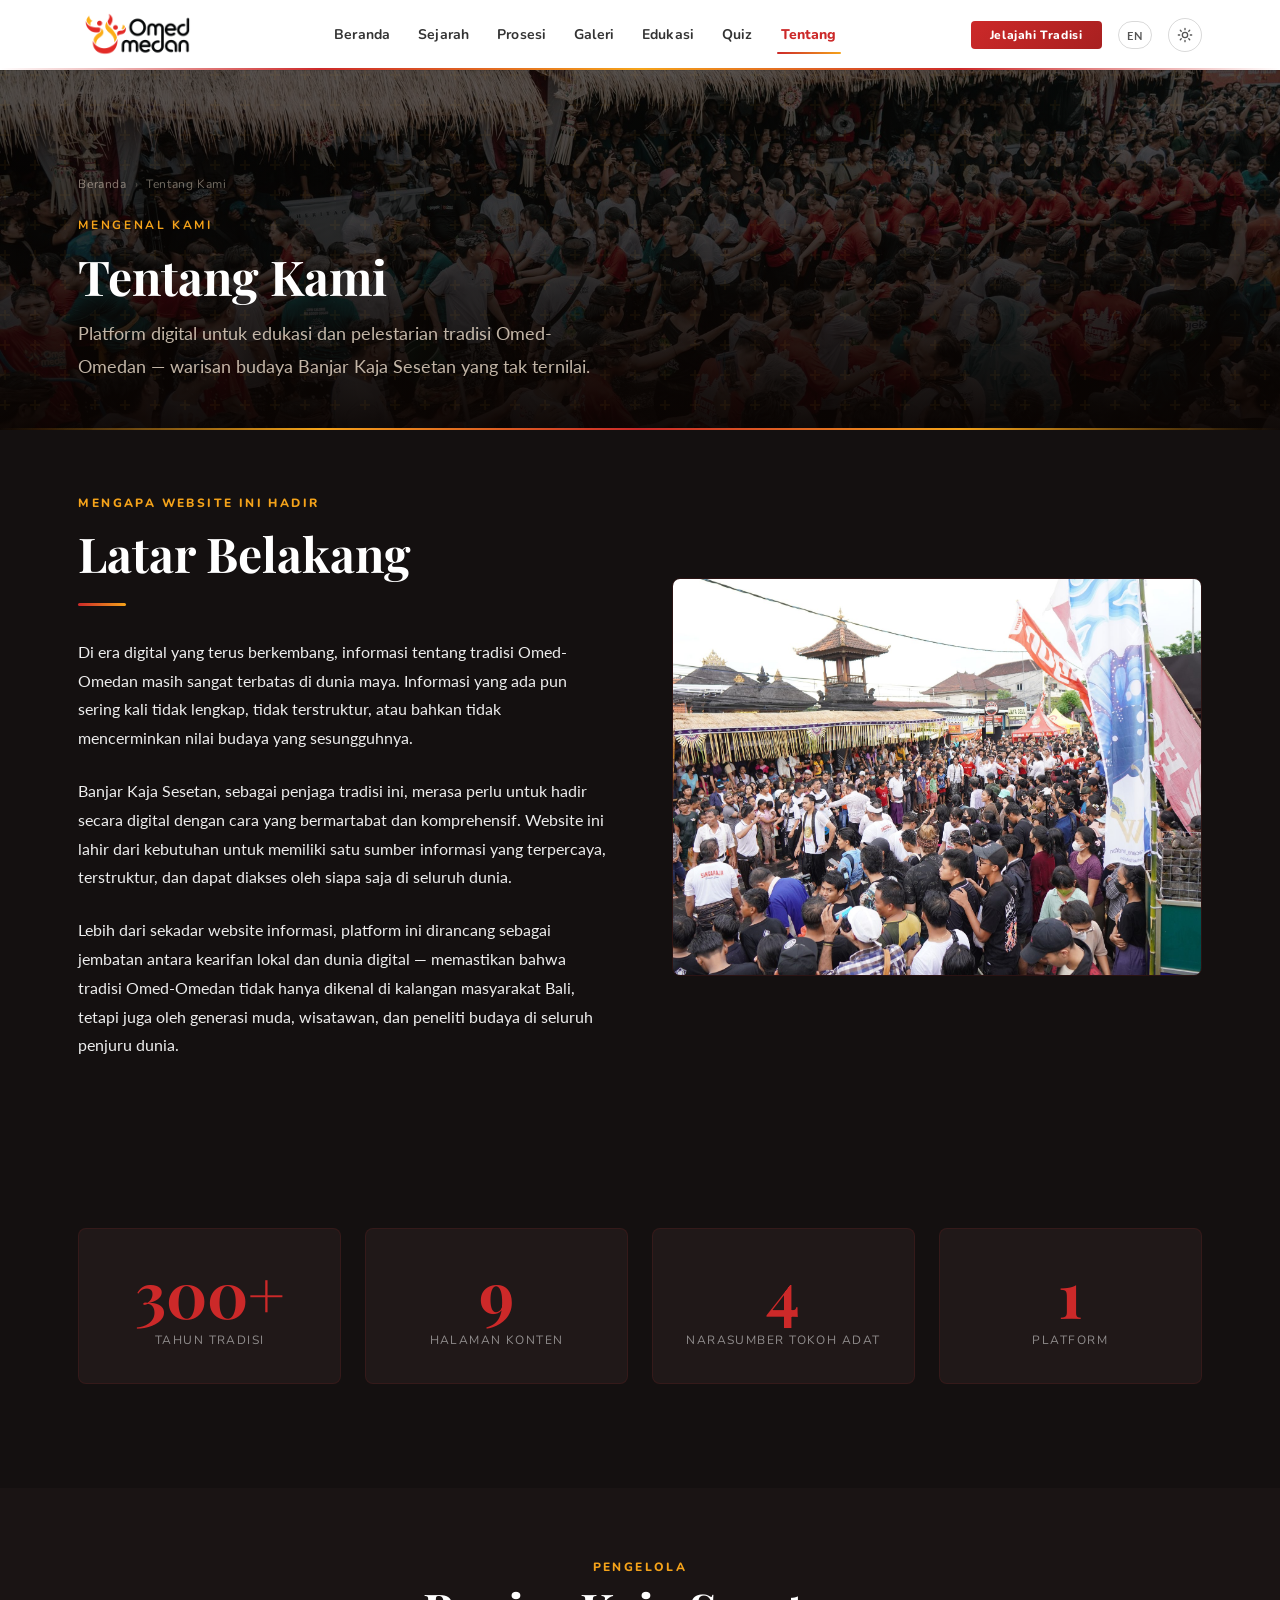
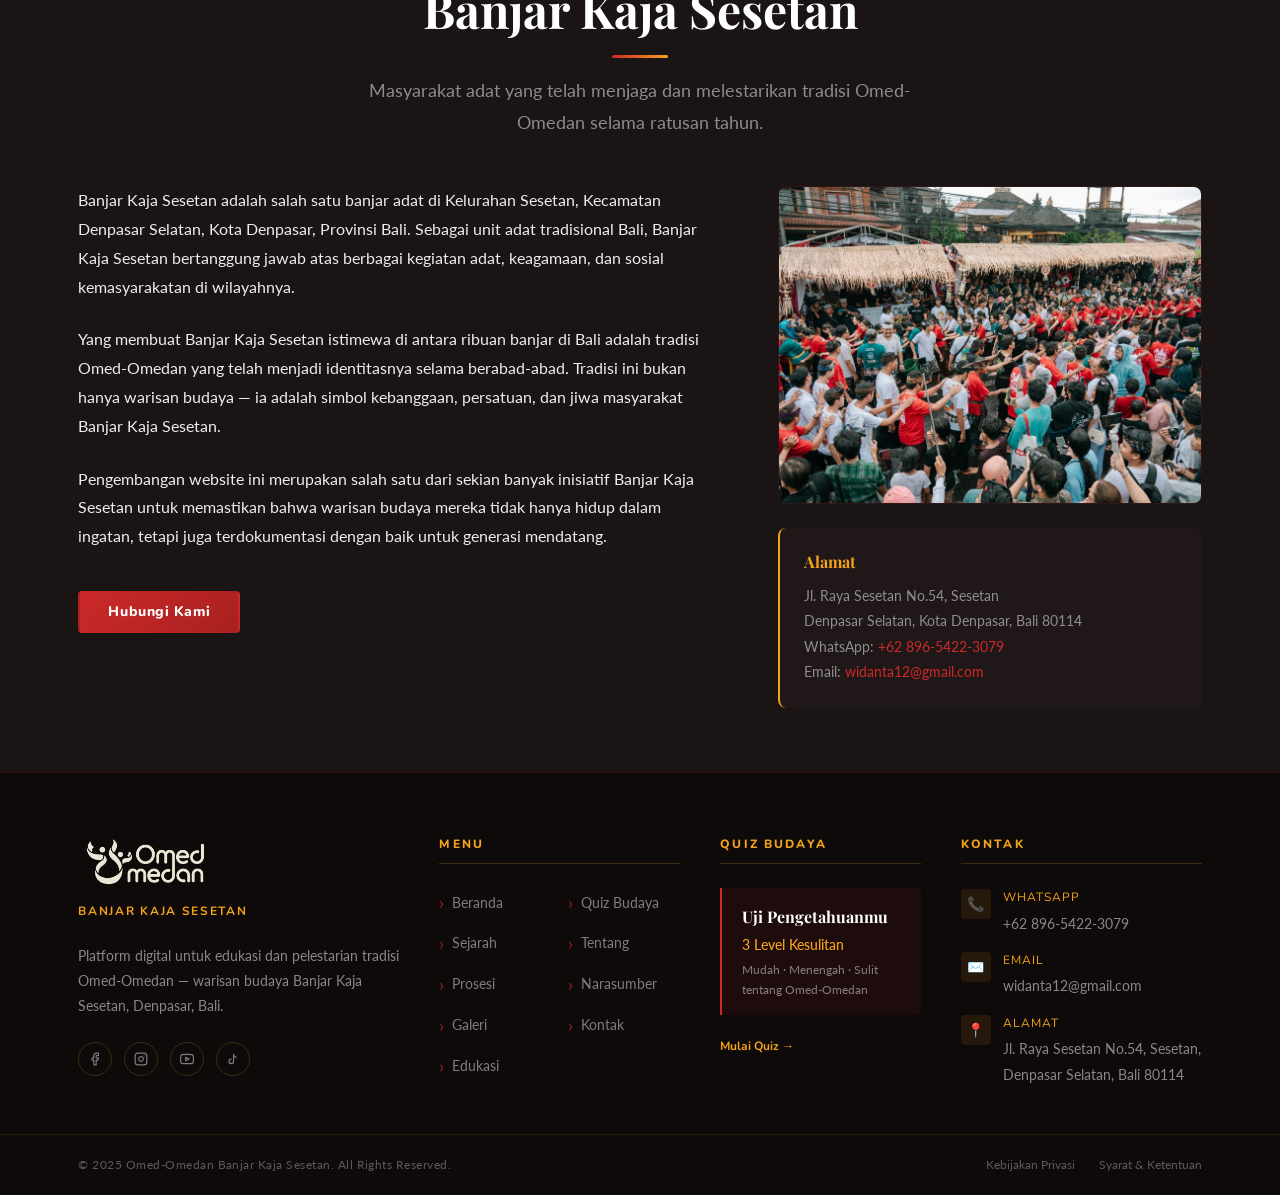
<file: tentang.html>
﻿<!doctype html>
<html lang="id">
  <head>
    <meta charset="UTF-8" />
    <meta name="viewport" content="width=device-width, initial-scale=1.0" />
    <title>Tentang Kami | Omed-Omedan Banjar Kaja Sesetan</title>
    <meta
      name="description"
      content="Kenali latar belakang, visi, misi, dan tujuan website Omed-Omedan — platform digital untuk edukasi dan pelestarian tradisi Banjar Kaja Sesetan."
    />
    <meta
      property="og:title"
      content="Tentang Kami | Omed-Omedan Banjar Kaja Sesetan"
    />
    <link rel="canonical" href="tentang.html" />
    <link rel="stylesheet" href="assets/css/main.css" />
    <link rel="stylesheet" href="assets/css/pages/tentang.css" />
  </head>
  <body>
    <main id="main-content">
      <!-- ═══ PAGE HERO ════════════════════════════════════ -->
      <div class="page-hero" data-ornament="top">
        <img src="assets/images/banner.JPG" alt="" class="page-hero__bg" />
        <div class="page-hero__overlay" aria-hidden="true"></div>
        <div class="page-hero__ornament" aria-hidden="true"></div>
        <div class="page-hero__content">
          <nav class="breadcrumb" aria-label="Breadcrumb">
            <a href="index.html" data-i18n="common.breadcrumb_home">Beranda</a>
            <span class="breadcrumb__sep" aria-hidden="true">›</span>
            <span aria-current="page" data-i18n="tentang.breadcrumb"
              >Tentang Kami</span
            >
          </nav>
          <span class="page-hero__label" data-i18n="tentang.hero_label"
            >Mengenal Kami</span
          >
          <h1 class="page-hero__title" data-i18n="tentang.hero_title">
            Tentang Kami
          </h1>
          <p class="page-hero__desc" data-i18n="tentang.hero_desc">
            Platform digital untuk edukasi dan pelestarian tradisi Omed-Omedan —
            warisan budaya Banjar Kaja Sesetan yang tak ternilai.
          </p>
        </div>
      </div>

      <!-- ═══ LATAR BELAKANG ════════════════════════════════ -->
      <section class="section" aria-label="Latar belakang">
        <div class="container">
          <div class="tentang-intro">
            <div class="tentang-intro__text">
              <span class="section-header__label" data-i18n="tentang.bg_label"
                >Mengapa Website Ini Hadir</span
              >
              <h2 data-i18n="tentang.bg_title">Latar Belakang</h2>
              <div class="accent-line" style="margin-bottom: var(--sp-6)"></div>
              <p data-i18n="tentang.bg_p1">
                Di era digital yang terus berkembang, informasi tentang tradisi
                Omed-Omedan masih sangat terbatas di dunia maya. Informasi yang
                ada pun sering kali tidak lengkap, tidak terstruktur, atau
                bahkan tidak mencerminkan nilai budaya yang sesungguhnya.
              </p>
              <p data-i18n="tentang.bg_p2">
                Banjar Kaja Sesetan, sebagai penjaga tradisi ini, merasa perlu
                untuk hadir secara digital dengan cara yang bermartabat dan
                komprehensif. Website ini lahir dari kebutuhan untuk memiliki
                satu sumber informasi yang terpercaya, terstruktur, dan dapat
                diakses oleh siapa saja di seluruh dunia.
              </p>
              <p data-i18n="tentang.bg_p3">
                Lebih dari sekadar website informasi, platform ini dirancang
                sebagai jembatan antara kearifan lokal dan dunia digital —
                memastikan bahwa tradisi Omed-Omedan tidak hanya dikenal di
                kalangan masyarakat Bali, tetapi juga oleh generasi muda,
                wisatawan, dan peneliti budaya di seluruh penjuru dunia.
              </p>
            </div>
            <div class="tentang-intro__visual">
              <img
                src="assets/images/Keramaian/INA00148.jpg"
                alt="Banjar Kaja Sesetan dalam kegiatan adat"
                class="tentang-intro__img"
                loading="lazy"
              />
            </div>
          </div>
        </div>
      </section>

      <!-- ═══ STATISTIK ══════════════════════════════════════ -->
      <section class="section" aria-label="Statistik dan capaian">
        <div class="container">
          <div class="tentang-stats">
            <div class="stat">
              <span class="stat__number">300+</span>
              <span class="stat__label" data-i18n="tentang.stat1"
                >Tahun Tradisi</span
              >
            </div>
            <div class="stat">
              <span class="stat__number">9</span>
              <span class="stat__label" data-i18n="tentang.stat2"
                >Halaman Konten</span
              >
            </div>
            <div class="stat">
              <span class="stat__number">4</span>
              <span class="stat__label" data-i18n="tentang.stat3"
                >Narasumber Tokoh Adat</span
              >
            </div>
            <div class="stat">
              <span class="stat__number">1</span>
              <span class="stat__label" data-i18n="tentang.stat4"
                >Platform</span
              >
            </div>
          </div>
        </div>
      </section>

      <!-- ═══ ORGANISASI ═════════════════════════════════════ -->
      <section
        class="section section--alt"
        aria-label="Tentang Banjar Kaja Sesetan"
      >
        <div class="container">
          <div class="section-header">
            <span class="section-header__label" data-i18n="tentang.org_label"
              >Pengelola</span
            >
            <h2 class="section-header__title" data-i18n="tentang.org_title">
              Banjar Kaja Sesetan
            </h2>
            <div class="divider"></div>
            <p class="section-header__desc" data-i18n="tentang.org_desc">
              Masyarakat adat yang telah menjaga dan melestarikan tradisi
              Omed-Omedan selama ratusan tahun.
            </p>
          </div>

          <div class="tentang-org">
            <div class="tentang-org__text">
              <p data-i18n="tentang.org_p1">
                Banjar Kaja Sesetan adalah salah satu banjar adat di Kelurahan
                Sesetan, Kecamatan Denpasar Selatan, Kota Denpasar, Provinsi
                Bali. Sebagai unit adat tradisional Bali, Banjar Kaja Sesetan
                bertanggung jawab atas berbagai kegiatan adat, keagamaan, dan
                sosial kemasyarakatan di wilayahnya.
              </p>
              <p data-i18n="tentang.org_p2">
                Yang membuat Banjar Kaja Sesetan istimewa di antara ribuan
                banjar di Bali adalah tradisi Omed-Omedan yang telah menjadi
                identitasnya selama berabad-abad. Tradisi ini bukan hanya
                warisan budaya — ia adalah simbol kebanggaan, persatuan, dan
                jiwa masyarakat Banjar Kaja Sesetan.
              </p>
              <p data-i18n="tentang.org_p3">
                Pengembangan website ini merupakan salah satu dari sekian banyak
                inisiatif Banjar Kaja Sesetan untuk memastikan bahwa warisan
                budaya mereka tidak hanya hidup dalam ingatan, tetapi juga
                terdokumentasi dengan baik untuk generasi mendatang.
              </p>
              <div style="margin-top: var(--sp-8)">
                <a
                  href="https://wa.me/6289654223079?text=Halo%2C%20saya%20ingin%20bertanya%20tentang%20Tradisi%20Omed-Omedan%20Banjar%20Kaja%20Sesetan."
                  class="btn btn--primary"
                  target="_blank"
                  rel="noopener noreferrer"
                  data-i18n="tentang.org_cta"
                  >Hubungi Kami</a
                >
              </div>
            </div>
            <div class="tentang-org__visual">
              <img
                src="assets/images/Prosesi Tradisi/CHY-419.JPG"
                alt="Banjar Kaja Sesetan"
                class="tentang-org__img"
                loading="lazy"
              />
              <div class="tentang-org__address">
                <h4 data-i18n="tentang.org_addr">Alamat</h4>
                <address
                  style="
                    font-style: normal;
                    font-size: var(--fs-sm);
                    color: var(--text-muted);
                    line-height: var(--lh-relaxed);
                  "
                >
                  Jl. Raya Sesetan No.54, Sesetan<br />
                  Denpasar Selatan, Kota Denpasar, Bali 80114<br />
                  WhatsApp:
                  <a
                    href="https://wa.me/6289654223079?text=Halo%2C%20saya%20ingin%20bertanya%20tentang%20Tradisi%20Omed-Omedan%20Banjar%20Kaja%20Sesetan."
                    target="_blank"
                    rel="noopener noreferrer"
                    style="color: var(--red)"
                    >+62 896-5422-3079</a
                  ><br />
                  Email:
                  <a href="mailto:widanta12@gmail.com" style="color: var(--red)"
                    >widanta12@gmail.com</a
                  >
                </address>
              </div>
            </div>
          </div>
        </div>
      </section>
    </main>

    <div id="footer-placeholder"></div>

    <script src="assets/js/i18n/translations.js?v=10"></script>
    <script src="assets/js/i18n/i18n.js?v=4"></script>
    <script src="assets/js/core/theme.js"></script>
    <script src="assets/js/core/navbar.js?v=4"></script>
    <script src="assets/js/core/footer.js?v=8"></script>
  </body>
</html>
</file>
<file: assets/css/main.css>
/* ─────────────────────────────────────────────────────────
   MAIN — Import all CSS modules in correct order
   ───────────────────────────────────────────────────────── */

/* Google Fonts — Playfair (headings) + Lato (body) + Nunito (rounded, cocok logo) */
@import url('https://fonts.googleapis.com/css2?family=Playfair+Display:ital,wght@0,400;0,600;0,700;1,400;1,700&family=Lato:wght@300;400;500;700&family=Nunito:wght@600;700;800&display=swap');

/* Design tokens */
@import 'variables.css';

/* Base/Reset */
@import 'base.css';

/* Shared Components */
@import 'components/buttons.css';
@import 'components/navbar.css';
@import 'components/footer.css';
@import 'components/cards.css';
@import 'components/hero.css';
@import 'components/ornaments.css';

/* Ornament Bali dinonaktifkan */
/* @import 'ornaments-bali.css'; */
</file>
<file: assets/css/pages/home.css>
﻿/* ─── Homepage specific styles ─── */

/* ─── Hero Event Tag ─── */
.hero__event-tag {
  display: inline-flex;
  align-items: center;
  gap: var(--sp-2);
  background: rgba(245, 163, 26, 0.12);
  border: 1px solid rgba(245, 163, 26, 0.35);
  border-radius: var(--radius-full);
  padding: var(--sp-1) var(--sp-4);
  font-size: var(--fs-sm);
  color: var(--gold-lt);
  font-family: var(--font-sans);
  font-weight: var(--fw-medium);
  letter-spacing: 0.03em;
  margin-bottom: var(--sp-5);
}

.hero__event-dot {
  width: 7px;
  height: 7px;
  background: var(--gold);
  border-radius: 50%;
  flex-shrink: 0;
  animation: eventPulse 1.8s ease-in-out infinite;
}

@keyframes eventPulse {
  0%, 100% { opacity: 1;   transform: scale(1);   box-shadow: 0 0 0 0 rgba(245, 163, 26, 0.5); }
  50%       { opacity: 0.5; transform: scale(0.75); box-shadow: 0 0 0 5px rgba(245, 163, 26, 0); }
}

/* ─── Event Countdown Bar ─── */
.event-bar {
  position: relative;
  background: var(--bg-elevated);
  border-bottom: 3px solid var(--gold);
  padding: var(--sp-8) 0;
  overflow: hidden;
}

.event-bar::after {
  content: "";
  position: absolute;
  inset: 0;
  background: radial-gradient(ellipse 70% 100% at 50% 100%, rgba(245, 163, 26, 0.07) 0%, transparent 70%);
  pointer-events: none;
}

.event-bar__inner {
  display: flex;
  align-items: center;
  justify-content: space-between;
  gap: var(--sp-10);
}

.event-bar__info {
  flex: 1;
  min-width: 0;
}

.event-bar__badge {
  display: inline-block;
  background: var(--gold);
  color: #1a0a00;
  font-size: var(--fs-xs);
  font-weight: var(--fw-bold);
  text-transform: uppercase;
  letter-spacing: 0.12em;
  padding: 2px var(--sp-3);
  border-radius: var(--radius-sm);
  margin-bottom: var(--sp-3);
}

.event-bar__title {
  font-family: var(--font-serif);
  font-size: clamp(var(--fs-xl), 2.5vw, var(--fs-3xl));
  color: var(--color-heading);
  margin: 0 0 var(--sp-2);
  line-height: 1.1;
}

.event-bar__title em {
  font-style: normal;
  color: var(--gold);
}

.event-bar__date {
  display: flex;
  align-items: center;
  gap: var(--sp-2);
  font-size: var(--fs-sm);
  color: var(--text-muted);
  margin: 0;
}

.event-bar__date svg {
  width: 13px;
  height: 13px;
  fill: var(--text-muted);
  flex-shrink: 0;
}

.event-bar__countdown {
  display: flex;
  align-items: center;
  gap: var(--sp-5);
  flex-shrink: 0;
}

.event-bar__unit {
  display: flex;
  flex-direction: column;
  align-items: center;
  gap: var(--sp-1);
  min-width: 58px;
}

.event-bar__num {
  font-family: var(--font-serif);
  font-size: clamp(2rem, 4vw, 3.25rem);
  font-weight: var(--fw-bold);
  color: var(--gold);
  line-height: 1;
  font-variant-numeric: tabular-nums;
  display: block;
}

.event-bar__lbl {
  font-size: var(--fs-xs);
  text-transform: uppercase;
  letter-spacing: 0.1em;
  color: var(--text-muted);
}

.event-bar__colon {
  display: flex;
  flex-direction: column;
  gap: 6px;
  margin-bottom: 1.4rem;
}

.event-bar__colon::before,
.event-bar__colon::after {
  content: "";
  width: 4px;
  height: 4px;
  background: var(--gold);
  border-radius: 50%;
  opacity: 0.45;
}

/* ─── Mengenal Section ─── */
.mengenal-section {
  background-color: var(--bg-elevated);
}

.mengenal-layout {
  display: grid;
  grid-template-columns: 1.2fr 1fr;
  gap: var(--sp-16);
  align-items: center;
}

.mengenal-left {
  display: flex;
  flex-direction: column;
  gap: var(--sp-2);
}

.mengenal-heading {
  font-family: var(--font-serif);
  font-size: clamp(var(--fs-2xl), 4vw, var(--fs-4xl));
  font-weight: var(--fw-bold);
  font-style: italic;
  color: var(--color-heading);
  line-height: 1.2;
  margin: var(--sp-2) 0 var(--sp-6);
}

.mengenal-heading em {
  font-style: normal;
  color: var(--accent-text);
}

.mengenal-desc {
  color: var(--text-muted);
  font-size: var(--fs-md);
  line-height: var(--lh-relaxed);
  margin-bottom: var(--sp-8);
}

/* ─── Mengenal Cards (stacked) ─── */
.mengenal-cards {
  display: flex;
  flex-direction: column-reverse;
  gap: var(--sp-4);
}

.mengenal-card {
  display: flex;
  gap: var(--sp-5);
  align-items: flex-start;
  padding: var(--sp-5) var(--sp-6);
  background: var(--bg-card);
  border: 1px solid var(--border-subtle);
  border-radius: var(--radius-md);
  transition:
    border-color var(--transition-base),
    transform var(--transition-base);
}

.mengenal-card:hover {
  border-color: rgba(193, 127, 62, 0.45);
  transform: translateX(4px);
}

.mengenal-card__icon {
  width: 44px;
  height: 44px;
  flex-shrink: 0;
  background: linear-gradient(
    135deg,
    rgba(193, 127, 62, 0.18),
    rgba(139, 69, 19, 0.1)
  );
  border: 1px solid var(--border-subtle);
  border-radius: var(--radius-md);
  display: flex;
  align-items: center;
  justify-content: center;
  color: var(--accent-text);
  margin-top: 2px;
}

.mengenal-card__icon svg {
  width: 20px;
  height: 20px;
}

.mengenal-card__title {
  font-family: var(--font-serif);
  font-size: var(--fs-lg);
  font-weight: var(--fw-bold);
  color: var(--color-heading);
  margin-bottom: var(--sp-1);
}

.mengenal-card__desc {
  font-size: var(--fs-sm);
  color: var(--text-muted);
  line-height: var(--lh-relaxed);
}

/* ─── Prosesi Preview ─── */
.prosesi-preview {
  display: grid;
  grid-template-columns: repeat(5, 1fr);
  gap: var(--sp-5);
}

.prosesi-preview__item {
  padding: var(--sp-8) var(--sp-6);
  background: var(--bg-card);
  border: 1px solid var(--border-subtle);
  border-radius: var(--radius-md);
  transition:
    border-color var(--transition-base),
    transform var(--transition-base);
}

.prosesi-preview__item:hover {
  border-color: rgba(193, 127, 62, 0.45);
  transform: translateY(-4px);
}

.prosesi-preview__number {
  display: block;
  font-family: var(--font-serif);
  font-size: clamp(3rem, 5vw, 5rem);
  font-weight: var(--fw-bold);
  color: var(--accent-text);
  opacity: 0.22;
  line-height: 1;
  margin-bottom: var(--sp-3);
}

.prosesi-preview__item h3 {
  font-size: var(--fs-xl);
  color: var(--color-heading);
  margin-bottom: var(--sp-3);
}

.prosesi-preview__item p {
  font-size: var(--fs-sm);
  color: var(--text-muted);
  line-height: var(--lh-relaxed);
}

/* ─── Gallery Preview ─── */
.gallery-preview {
  display: grid;
  grid-template-columns: repeat(4, 1fr);
  gap: var(--sp-4);
}

.gallery-preview__img {
  aspect-ratio: 4 / 3;
  width: 100%;
  object-fit: cover;
  display: block;
}

/* ─── Quote Section ─── */
.quote-section {
  padding-block: var(--sp-20);
  background-color: var(--bg-base);
  border-top: 1px solid var(--border-subtle);
  border-bottom: 1px solid var(--border-subtle);
}

.quote-feature {
  background: rgba(193, 127, 62, 0.07);
}

/* ─── CTA Section ─── */
.cta-section {
  background: linear-gradient(
    135deg,
    var(--bg-elevated) 0%,
    var(--bg-card) 100%
  );
}

.cta-box {
  text-align: center;
  max-width: 640px;
  margin-inline: auto;
  padding: var(--sp-16) var(--sp-12);
}

.cta-box h2 {
  color: var(--color-heading);
  font-size: clamp(var(--fs-3xl), 4vw, var(--fs-5xl));
  margin-block: var(--sp-4);
}

.cta-box p {
  color: var(--text-muted);
  font-size: var(--fs-md);
  margin-bottom: var(--sp-10);
  line-height: var(--lh-relaxed);
}

.cta-box__actions {
  display: flex;
  gap: var(--sp-4);
  justify-content: center;
  flex-wrap: wrap;
}

/* ─── Responsive ─── */
@media (max-width: 1200px) {
  .prosesi-preview {
    grid-template-columns: repeat(3, 1fr);
  }
}

@media (max-width: 1024px) {
  .gallery-preview {
    grid-template-columns: repeat(2, 1fr);
  }
}

@media (max-width: 900px) {
  .mengenal-layout {
    grid-template-columns: 1fr;
    gap: var(--sp-10);
  }

  .event-bar__inner {
    flex-direction: column;
    text-align: center;
    gap: var(--sp-8);
  }

  .event-bar__date {
    justify-content: center;
  }
}

@media (max-width: 640px) {
  .prosesi-preview {
    grid-template-columns: 1fr;
  }

  .event-bar__countdown {
    gap: var(--sp-3);
  }

  .event-bar__unit {
    min-width: 44px;
  }

  .event-bar__num {
    font-size: var(--fs-2xl);
  }

  .cta-box {
    padding: var(--sp-8) var(--sp-6);
  }

  .cta-box__actions {
    flex-direction: column;
  }

  .cta-box__actions .btn {
    width: 100%;
    justify-content: center;
  }
}

/* ─── FAQ Accordion ─── */
.faq {
  max-width: 820px;
  margin-inline: auto;
  display: flex;
  flex-direction: column;
  gap: var(--sp-3);
}

.faq__item {
  background: var(--bg-card);
  border: 1px solid var(--border-subtle);
  border-radius: var(--radius-md);
  box-shadow: var(--shadow);
  overflow: hidden;
  transition: border-color var(--transition-base),
              box-shadow var(--transition-base);
}

.faq__item:hover        { border-color: var(--border-light); }
.faq__item.is-open      { border-color: var(--gold); box-shadow: var(--shadow-md); }

/* Stagger saat masuk viewport — memakai .page-enter dari scroll reveal */
.faq__item.page-enter:nth-child(2) { animation-delay: 50ms;  }
.faq__item.page-enter:nth-child(3) { animation-delay: 100ms; }
.faq__item.page-enter:nth-child(4) { animation-delay: 150ms; }
.faq__item.page-enter:nth-child(5) { animation-delay: 200ms; }
.faq__item.page-enter:nth-child(6) { animation-delay: 250ms; }
.faq__item.page-enter:nth-child(7) { animation-delay: 300ms; }
.faq__item.page-enter:nth-child(8) { animation-delay: 350ms; }
.faq__item.page-enter:nth-child(9) { animation-delay: 400ms; }

.faq__q {
  display: flex;
  align-items: center;
  justify-content: space-between;
  gap: var(--sp-4);
  padding: var(--sp-5) var(--sp-6);
  cursor: pointer;
  list-style: none;
  font-family: var(--font-rounded);
  font-size: var(--fs-md);
  font-weight: var(--fw-bold);
  color: var(--text-primary);
  line-height: var(--lh-snug);
  transition: color var(--transition-fast);
}

.faq__q::-webkit-details-marker { display: none; }
.faq__q:hover                   { color: var(--red); }
.faq__item.is-open .faq__q      { color: var(--red); }

.faq__q:focus-visible {
  outline: 2px solid var(--gold);
  outline-offset: -2px;
}

/* Ikon plus → minus: batang vertikal berputar 90° sambil memudar */
.faq__icon {
  position: relative;
  width: 22px;
  height: 22px;
  flex-shrink: 0;
  border-radius: var(--radius-full);
  border: 1.5px solid var(--border-light);
  transition:
    background-color var(--transition-fast),
    border-color var(--transition-fast);
}

.faq__icon::before,
.faq__icon::after {
  content: '';
  position: absolute;
  top: 50%;
  left: 50%;
  background: currentColor;
  border-radius: var(--radius-full);
  transform: translate(-50%, -50%);
}

.faq__icon::before { width: 10px; height: 2px; }

.faq__icon::after {
  width: 2px;
  height: 10px;
  transition:
    opacity 180ms ease,
    transform 260ms cubic-bezier(0.4, 0, 0.2, 1);
}

.faq__item.is-open .faq__icon {
  background-color: rgba(204, 41, 41, 0.1);
  border-color: var(--red);
}

.faq__item.is-open .faq__icon::after {
  opacity: 0;
  transform: translate(-50%, -50%) rotate(90deg);
}

/* Buka-tutup halus: animasi 1 properti saja (grid-template-rows),
   tanpa mengukur tinggi lewat JS — murah & tidak memicu layout thrash */
.faq__wrap {
  display: grid;
  grid-template-rows: 0fr;
  transition: grid-template-rows 300ms cubic-bezier(0.4, 0, 0.2, 1);
}

.faq__item.is-open .faq__wrap {
  grid-template-rows: 1fr;
}

.faq__a {
  min-height: 0;
  overflow: hidden;
  padding: 0 var(--sp-6) var(--sp-6);
}

/* Isi ikut memudar & naik tipis — hanya opacity + transform (GPU) */
.faq__a > * {
  opacity: 0;
  transform: translateY(-6px);
  transition:
    opacity 200ms ease,
    transform 200ms ease;
}

.faq__item.is-open .faq__a > * {
  opacity: 1;
  transform: translateY(0);
  transition-delay: 120ms;
}

.faq__a p {
  margin: 0;
  font-size: var(--fs-base);
  color: var(--text-muted);
  line-height: var(--lh-relaxed);
}

.faq__link {
  display: inline-block;
  margin-top: var(--sp-4);
  font-family: var(--font-rounded);
  font-size: var(--fs-sm);
  font-weight: var(--fw-bold);
  color: var(--red);
  text-decoration: none;
  transition:
    opacity 200ms ease,
    transform 200ms ease,
    color var(--transition-fast);
}

/* Spesifisitas dinaikkan agar tidak tertimpa aturan fade di atas */
.faq__item.is-open .faq__link:hover {
  color: var(--gold);
  transform: translateY(0) translateX(3px);
}

@media (prefers-reduced-motion: reduce) {
  .faq__wrap,
  .faq__a > *,
  .faq__icon::after {
    transition: none;
  }
}

@media (max-width: 640px) {
  .faq__q {
    padding: var(--sp-4) var(--sp-5);
    font-size: var(--fs-base);
  }

  .faq__a {
    padding: 0 var(--sp-5) var(--sp-5);
  }
}
</file>
<file: assets/css/pages/video.css>
﻿/* ─── Video page ─── */

.video-main {
  display: grid;
  grid-template-columns: 3fr 2fr;
  gap: var(--sp-10);
  align-items: start;
}

/* ─── Video Player ─── */
.video-player__wrap {
  position: relative;
  width: 100%;
  aspect-ratio: 16 / 9;
  border-radius: var(--radius-md);
  overflow: hidden;
  background: var(--bg-card);
  box-shadow: var(--shadow-lg);
  border: 1px solid var(--border-subtle);
  margin-bottom: 20px;
}

.video-player__placeholder {
  width: 100%;
  height: 100%;
  display: flex;
  align-items: center;
  justify-content: center;
  background-color: var(--bg-card);
}

.video-player__play-btn {
  width: 80px;
  height: 80px;
  background: var(--red);
  border: none;
  border-radius: var(--radius-full);
  color: #ffffff; /* selalu putih — ikon di atas tombol merah */
  display: flex;
  align-items: center;
  justify-content: center;
  cursor: pointer;
  transition:
    background-color var(--transition-base),
    transform var(--transition-base);
  box-shadow: 0 4px 28px rgba(193, 127, 62, 0.4);
  position: relative;
  z-index: 1;
}

.video-player__play-btn:hover {
  background: var(--brand-accent);
  transform: scale(1.1);
}

.video-player__play-btn svg {
  width: 30px;
  height: 30px;
  margin-left: 4px;
}

.video-player__wrap iframe {
  width: 100%;
  height: 100%;
  border: none;
}

/* ─── Video Info ─── */
.video-info {
  display: flex;
  flex-direction: column;
  gap: var(--sp-4);
}

.video-info h2 {
  font-size: clamp(var(--fs-xl), 2.5vw, var(--fs-3xl));
  color: var(--color-heading);
  margin-top: var(--sp-3);
}

.video-info__meta {
  display: flex;
  align-items: center;
  gap: var(--sp-3);
  font-size: var(--fs-sm);
  color: var(--text-muted);
}

.video-info p {
  color: var(--text-muted);
}

/* ─── Video Grid ─── */
.video-grid {
  display: grid;
  grid-template-columns: repeat(3, 1fr);
  gap: var(--sp-6);
}

.video-thumb {
  cursor: pointer;
  border-radius: var(--radius-md);
  overflow: hidden;
  background: var(--bg-card);
  border: 1px solid var(--border-subtle);
  transition:
    transform var(--transition-base),
    border-color var(--transition-base);
}

.video-thumb:hover {
  transform: translateY(-3px);
  border-color: rgba(193, 127, 62, 0.45);
}

.video-thumb__wrap {
  position: relative;
  aspect-ratio: 16 / 9;
  overflow: hidden;
}

.video-thumb__img {
  width: 100%;
  height: 100%;
  object-fit: cover;
  display: block;
  filter: brightness(0.75);
  transition: filter var(--transition-base);
}

.video-thumb:hover .video-thumb__img {
  filter: brightness(0.85);
}

.video-thumb__overlay {
  position: absolute;
  inset: 0;
  display: flex;
  align-items: center;
  justify-content: center;
}

.video-thumb__play {
  width: 48px;
  height: 48px;
  background: rgba(204, 41, 41, 0.85);
  border: none;
  border-radius: var(--radius-full);
  color: #ffffff; /* selalu putih — ikon di atas tombol */
  display: flex;
  align-items: center;
  justify-content: center;
  cursor: pointer;
  transition:
    transform var(--transition-fast),
    background-color var(--transition-fast);
}

.video-thumb:hover .video-thumb__play {
  transform: scale(1.1);
  background: var(--brand-accent);
}

.video-thumb__play svg {
  width: 18px;
  height: 18px;
  fill: currentColor;
  margin-left: 3px;
}

.video-thumb__duration {
  position: absolute;
  bottom: var(--sp-2);
  right: var(--sp-2);
  background: rgba(0, 0, 0, 0.75);
  color: #ffffff; /* selalu putih — badge di atas video gelap */
  font-size: var(--fs-xs);
  padding: 2px 7px;
  border-radius: var(--radius-sm);
}

.video-thumb__info {
  padding: var(--sp-4) var(--sp-5);
}

.video-thumb__title {
  font-size: var(--fs-base);
  font-weight: var(--fw-bold);
  color: var(--color-heading);
  margin-bottom: var(--sp-1);
  font-family: var(--font-serif);
}

.video-thumb__meta {
  font-size: var(--fs-xs);
  color: var(--text-muted);
}

.video-thumb.active {
  border-color: var(--red);
}

/* ─── Responsive ─── */
@media (max-width: 1024px) {
  .video-main {
    grid-template-columns: 1fr;
  }
  .video-grid {
    grid-template-columns: 1fr;
  }
}

@media (max-width: 640px) {
  .video-grid {
    grid-template-columns: 1fr;
  }
}
</file>
<file: assets/css/pages/edukasi.css>
﻿/* ─── Edukasi page ─── */

.edukasi-content {
  display: flex;
  flex-direction: column;
  gap: var(--sp-8);
}

.edukasi-content__header {
  display: flex;
  flex-direction: column;
  gap: var(--sp-3);
}

.edukasi-content__header h2 { margin-top: var(--sp-2); }

.edukasi-content__body {
  display: grid;
  grid-template-columns: 3fr 2fr;
  gap: var(--sp-12);
  align-items: start;
}

.edukasi-content--reverse .edukasi-content__body {
  grid-template-columns: 2fr 3fr;
}

.edukasi-content--reverse .edukasi-content__text { order: 2; }
.edukasi-content--reverse .edukasi-content__visual { order: 1; }

.edukasi-content__text h3 {
  font-size: var(--fs-xl);
  color: var(--color-heading);
  margin-top: var(--sp-8);
  margin-bottom: var(--sp-4);
}

.edukasi-content__img {
  width: 100%;
  aspect-ratio: 4 / 3;
  border-radius: var(--radius-md);
  border: 1px solid var(--border-subtle);
  object-fit: cover;
  display: block;
}

@media (max-width: 900px) {
  .edukasi-content__body,
  .edukasi-content--reverse .edukasi-content__body {
    grid-template-columns: 1fr;
  }

  .edukasi-content--reverse .edukasi-content__text,
  .edukasi-content--reverse .edukasi-content__visual { order: 0; }
}
</file>
<file: assets/css/pages/narasumber.css>
﻿/* ─── Narasumber — 3-column featured layout ─── */

/* ─── Featured: 4 kolom sejajar ─── */
.narasumber-featured {
  display: grid;
  grid-template-columns: repeat(4, 1fr);
  gap: var(--sp-5);
  margin-bottom: var(--sp-16);
}

.narasumber-card {
  background: var(--bg-card);
  border: 1px solid var(--border-subtle);
  border-radius: var(--radius-md);
  padding: var(--sp-8);
  text-align: center;
  transition:
    border-color var(--transition-base),
    transform var(--transition-base),
    box-shadow var(--transition-base);
}

.narasumber-card:hover {
  border-color: rgba(193,127,62,0.45);
  transform: translateY(-5px);
  box-shadow: var(--shadow-md);
}

.narasumber-card__photo {
  margin-bottom: var(--sp-5);
  display: flex;
  justify-content: center;
}

.narasumber-photo {
  width: 120px;
  height: 120px;
  border-radius: var(--radius-full);
  object-fit: cover;
  border: 3px solid var(--brand-accent);
  box-shadow: 0 0 0 4px rgba(193,127,62,0.15);
}

.narasumber-card__name {
  font-family: var(--font-serif);
  font-size: var(--fs-xl);
  color: var(--color-heading);
  margin-bottom: var(--sp-1);
}

.narasumber-card__role {
  font-size: var(--fs-xs);
  font-weight: var(--fw-bold);
  color: var(--accent-text);
  text-transform: uppercase;
  letter-spacing: 0.1em;
  margin-bottom: var(--sp-5);
  display: block;
}

.narasumber-card__quote {
  font-size: var(--fs-sm);
  color: var(--text-muted);
  font-style: italic;
  line-height: var(--lh-relaxed);
  position: relative;
  padding: var(--sp-4) var(--sp-5);
  background: rgba(193,127,62,0.06);
  border-radius: var(--radius-sm);
  border-left: 2px solid rgba(193,127,62,0.35);
  text-align: left;
}

.narasumber-card__quote::before {
  content: '\201C';
  position: absolute;
  top: -0.2em;
  left: var(--sp-3);
  font-family: var(--font-serif);
  font-size: 2.5em;
  color: var(--accent-text);
  opacity: 0.25;
  line-height: 1;
  font-style: normal;
}

.narasumber-card__bio {
  font-size: var(--fs-sm);
  color: var(--text-muted);
  line-height: var(--lh-relaxed);
  margin-top: var(--sp-4);
  text-align: left;
  border-top: 1px solid var(--border-subtle);
  padding-top: var(--sp-4);
}

/* ─── "Narasumber Lainnya" small cards ─── */
.narasumber-lainnya {
  display: grid;
  grid-template-columns: repeat(3, 1fr);
  gap: var(--sp-6);
}

/* ─── Responsive ─── */
@media (max-width: 1180px) {
  .narasumber-featured {
    grid-template-columns: repeat(2, 1fr);
  }
}

@media (max-width: 900px) {
  .narasumber-featured {
    grid-template-columns: 1fr;
    max-width: 520px;
    margin-inline: auto;
  }

  .narasumber-lainnya {
    grid-template-columns: 1fr;
    max-width: 400px;
    margin-inline: auto;
  }
}

@media (max-width: 640px) {
  .narasumber-card { padding: var(--sp-6); }
}
</file>
<file: assets/css/pages/prosesi.css>
﻿/* ─── Prosesi — numbered sections dengan big image ─── */

.section--prosesi {
  background-color: var(--bg-section);
}

.prosesi-card {
  display: grid;
  grid-template-columns: 1fr 1fr;
  gap: 0;
  margin-bottom: var(--sp-6);
  border-radius: var(--radius-md);
  overflow: hidden;
  border: 1px solid var(--border-subtle);
  background: var(--bg-card);
}

.prosesi-card--reverse {
  direction: rtl;
}

.prosesi-card--reverse > * {
  direction: ltr;
}

.prosesi-card__img-wrap {
  overflow: hidden;
  position: relative;
}

.prosesi-card__img {
  width: 100%;
  height: 100%;
  min-height: 380px;
  object-fit: cover;
  filter: brightness(0.8) saturate(0.9);
  transition:
    transform var(--transition-slow),
    filter var(--transition-slow);
  display: block;
}

.prosesi-card:hover .prosesi-card__img {
  transform: scale(1.04);
  filter: brightness(0.9) saturate(1);
}

.prosesi-card__body {
  padding: var(--sp-12) var(--sp-10);
  display: flex;
  flex-direction: column;
  justify-content: center;
  position: relative;
  overflow: hidden;
}

/* Big decorative number behind content */
.prosesi-card__number {
  display: block;
  font-family: var(--font-serif);
  font-size: clamp(5rem, 10vw, 9rem);
  font-weight: var(--fw-bold);
  line-height: 1;
  color: var(--accent-text);
  opacity: 0.1;
  user-select: none;
  margin-bottom: calc(-1 * var(--sp-4));
  pointer-events: none;
}

.prosesi-card__title {
  font-size: clamp(var(--fs-2xl), 3vw, var(--fs-4xl));
  color: var(--color-heading);
  margin-bottom: var(--sp-5);
}

.prosesi-card__body p {
  color: var(--text-muted);
  font-size: var(--fs-sm);
  line-height: var(--lh-relaxed);
}

.prosesi-card__info {
  display: flex;
  flex-direction: column;
  gap: var(--sp-3);
  margin-top: var(--sp-6);
  padding-top: var(--sp-6);
  border-top: 1px solid var(--border-subtle);
}

.prosesi-card__info-item {
  display: flex;
  gap: var(--sp-3);
  align-items: center;
}

.prosesi-card__info-label {
  font-size: var(--fs-xs);
  font-weight: var(--fw-bold);
  text-transform: uppercase;
  letter-spacing: 0.12em;
  color: var(--accent-text);
  min-width: 80px;
  flex-shrink: 0;
}

.prosesi-card__info-value {
  font-size: var(--fs-sm);
  color: var(--text-muted);
}

/* ─── Responsive ─── */
@media (max-width: 900px) {
  .prosesi-card {
    grid-template-columns: 1fr;
  }

  .prosesi-card--reverse {
    direction: ltr;
  }

  .prosesi-card__img {
    min-height: 260px;
  }

  .prosesi-card__body {
    padding: var(--sp-8);
  }
}
</file>
<file: assets/css/pages/sejarah.css>
﻿/* ─── Sejarah page ─── */

.sejarah-intro {
  display: grid;
  grid-template-columns: 1fr 1fr;
  gap: var(--sp-16);
  align-items: center;
  margin-bottom: var(--sp-6);
}

.sejarah-intro__text {
  display: flex;
  flex-direction: column;
  gap: var(--sp-2);
}

.sejarah-intro__text h2 { margin-bottom: var(--sp-3); }

.sejarah-intro__img {
  width: 100%;
  aspect-ratio: 4 / 3;
  border-radius: var(--radius-md);
  object-fit: cover;
  display: block;
  border: 1px solid var(--border-subtle);
}

.sejarah-intro__img-caption {
  font-size: var(--fs-xs);
  color: var(--text-muted);
  margin-top: var(--sp-3);
  font-style: italic;
  text-align: center;
}

/* ─── Timeline 2-col ─── */
.sejarah-body {
  display: grid;
  grid-template-columns: 1.1fr 1fr;
  gap: var(--sp-16);
  align-items: start;
}

.timeline {
  position: relative;
  padding-left: var(--sp-8);
}

/* Garis vertikal timeline — gradient merah ke transparan */
.timeline::before {
  content: '';
  position: absolute;
  top: 8px; bottom: 0; left: 0;
  width: 2px;
  background: linear-gradient(
    to bottom,
    var(--red),
    rgba(204, 41, 41, 0.06)
  );
}

.timeline__item {
  position: relative;
  padding-bottom: var(--sp-10);
}

.timeline__item:last-child { padding-bottom: 0; }

.timeline__dot {
  position: absolute;
  left: calc(-1 * var(--sp-8) - 6px);
  top: 5px;
  width: 14px; height: 14px;
  border-radius: var(--radius-full);
  background: var(--red);
  border: 2px solid var(--bg-section);   /* matching section bg agar dot "mengambang" */
  box-shadow: 0 0 0 3px rgba(204, 41, 41, 0.22);
  transition: transform var(--transition-base);
}

.timeline__item:hover .timeline__dot { transform: scale(1.4); }

.timeline__period {
  font-family: var(--font-rounded);
  font-size: var(--fs-xs);
  font-weight: var(--fw-extrabold);
  letter-spacing: 0.15em;
  color: var(--accent-text);    /* emas di dark, merah gelap di light */
  text-transform: uppercase;
  display: block;
  margin-bottom: var(--sp-2);
}

.timeline__title {
  font-family: var(--font-serif);
  font-size: var(--fs-xl);
  color: var(--color-heading);  /* hitam di light, putih di dark */
  margin-bottom: var(--sp-3);
}

.timeline__desc {
  font-size: var(--fs-sm);
  color: var(--text-muted);
  line-height: var(--lh-relaxed);
  max-width: 440px;
}

/* ─── Foto kolom kanan ─── */
.sejarah-photos {
  display: flex;
  flex-direction: column;
  gap: var(--sp-4);
  position: sticky;
  top: calc(var(--navbar-height) + var(--sp-8));
}

.sejarah-photos__row {
  display: grid;
  grid-template-columns: 1fr 1fr;
  gap: var(--sp-4);
}

.sejarah-photo {
  width: 100%;
  border-radius: var(--radius-md);
  object-fit: cover;
  display: block;
  border: 1px solid var(--border-subtle);
}

.sejarah-photo--tall   { aspect-ratio: 3 / 4; }
.sejarah-photo--wide   { aspect-ratio: 16 / 9; grid-column: 1 / -1; }
.sejarah-photo--square { aspect-ratio: 1; }

/* ─── Responsive ─── */
@media (max-width: 1024px) {
  .sejarah-intro { grid-template-columns: 1fr; }

  .sejarah-body {
    grid-template-columns: 1fr;
    gap: var(--sp-10);
  }

  .sejarah-photos {
    position: static;
    display: grid;
    grid-template-columns: repeat(2, 1fr);
    gap: var(--sp-4);
  }

  .sejarah-photos__row { display: contents; }
  .sejarah-photo--wide { grid-column: 1 / -1; }
}
</file>
<file: assets/css/pages/tentang.css>
﻿/* ─── Tentang page ─── */

.tentang-intro {
  display: grid;
  grid-template-columns: 1fr 1fr;
  gap: var(--sp-16);
  align-items: center;
}

.tentang-intro__text {
  display: flex;
  flex-direction: column;
  gap: var(--sp-2);
}

.tentang-intro__text h2 { margin-bottom: var(--sp-3); }

.tentang-intro__img {
  width: 100%;
  aspect-ratio: 4 / 3;
  border-radius: var(--radius-md);
  border: 1px solid var(--border-subtle);
  object-fit: cover;
  display: block;
}

/* ─── Stats ─── */
.tentang-stats {
  display: grid;
  grid-template-columns: repeat(4, 1fr);
  gap: var(--sp-6);
  padding: var(--sp-10) 0;
}

.tentang-stats .stat {
  padding: var(--sp-8) var(--sp-6);
  background: var(--bg-card);
  border: 1px solid var(--border-subtle);
  border-radius: var(--radius-md);
}

/* ─── Org section ─── */
.tentang-org {
  display: grid;
  grid-template-columns: 3fr 2fr;
  gap: var(--sp-16);
  align-items: start;
}

.tentang-org__text {
  display: flex;
  flex-direction: column;
  gap: var(--sp-2);
}

.tentang-org__img {
  width: 100%;
  aspect-ratio: 4 / 3;
  border-radius: var(--radius-md);
  border: 1px solid var(--border-subtle);
  object-fit: cover;
  display: block;
  margin-bottom: var(--sp-6);
}

.tentang-org__address {
  background: var(--bg-card);
  border-radius: var(--radius-md);
  padding: var(--sp-6);
  border-left: 2px solid var(--brand-accent);
}

.tentang-org__address h4 {
  font-size: var(--fs-base);
  color: var(--accent-text);
  margin-bottom: var(--sp-3);
}

.tentang-org__address address {
  font-style: normal;
  font-size: var(--fs-sm);
  color: var(--text-muted);
  line-height: var(--lh-relaxed);
}

/* ─── Responsive ─── */
@media (max-width: 1024px) {
  .tentang-stats { grid-template-columns: repeat(2, 1fr); }
}

@media (max-width: 900px) {
  .tentang-intro,
  .tentang-org { grid-template-columns: 1fr; }
}

@media (max-width: 640px) {
  .tentang-stats { grid-template-columns: repeat(2, 1fr); }
}
</file>
